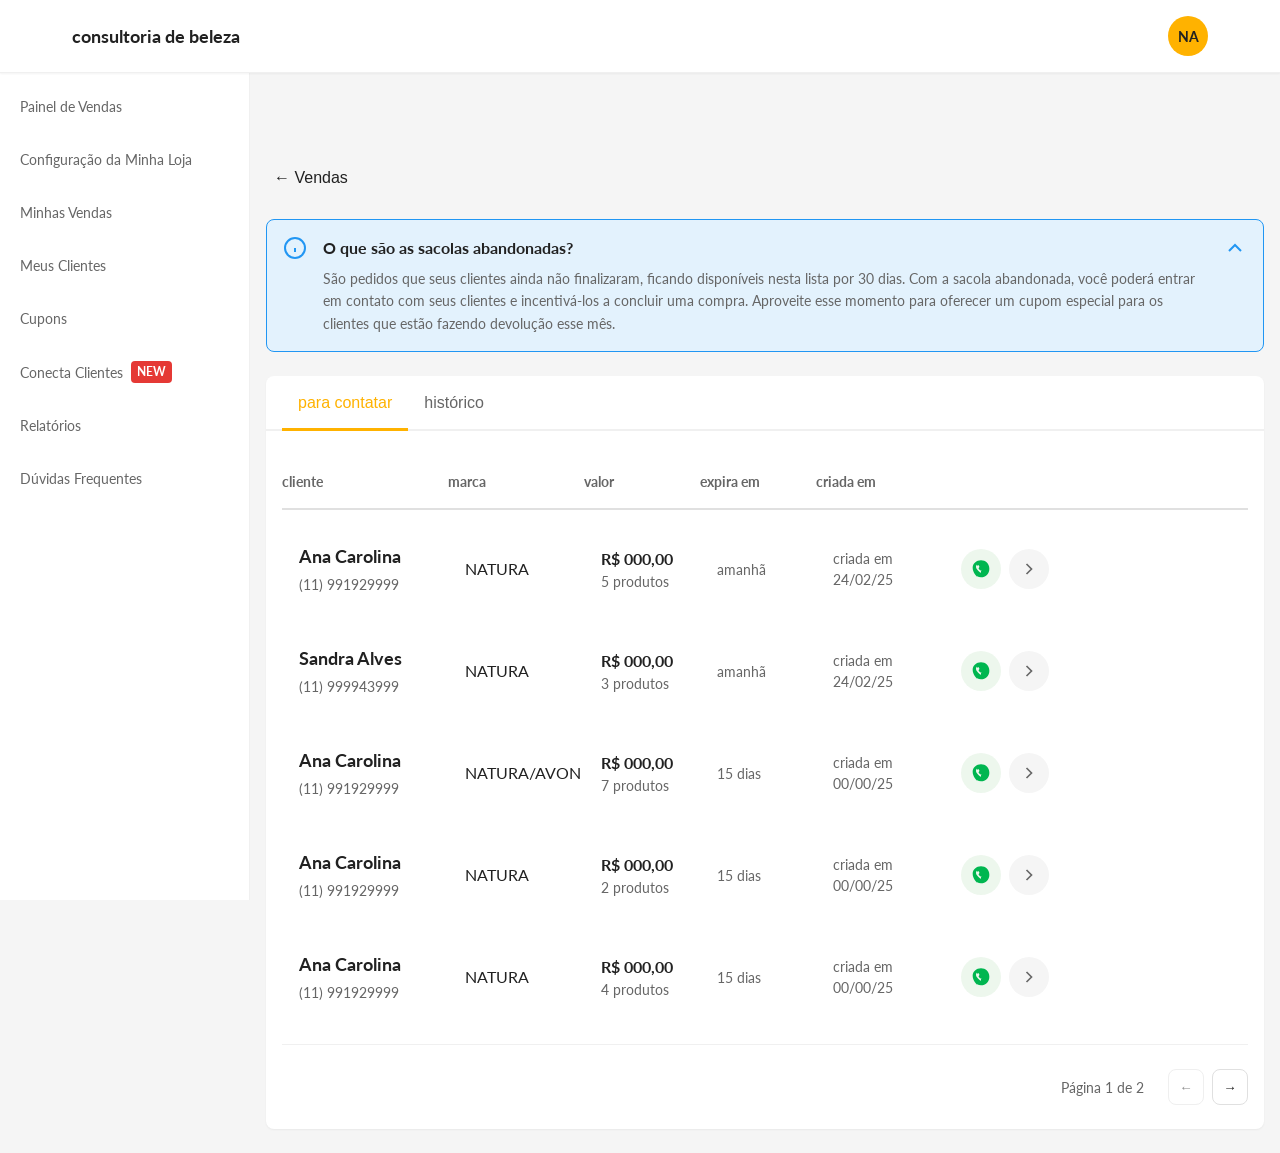
<file: POC-123/index.html>
<!DOCTYPE html>
<html lang="pt-BR">
<head>
    <meta charset="UTF-8">
    <meta name="viewport" content="width=device-width, initial-scale=1.0">
    <title>Sacolas Abandonadas - Seller Center</title>
    <link rel="preconnect" href="https://fonts.googleapis.com">
    <link rel="preconnect" href="https://fonts.gstatic.com" crossorigin>
    <link href="https://fonts.googleapis.com/css2?family=Lato:wght@400;500;700&display=swap" rel="stylesheet">
    <link rel="stylesheet" href="css/style.css">
</head>
<body>
    <!-- Header Navigation -->
    <header class="header">
        <div class="container">
            <div class="header-top">
                <button class="nav-toggle" aria-label="Toggle navigation">
                    <span></span>
                </button>
                <div class="logo">consultoria de beleza</div>
                <div class="profile-avatar">NA</div>
            </div>
        </div>
    </header>

    <!-- Sidebar Navigation -->
    <nav class="sidebar" id="sidebar">
        <button class="close-sidebar" aria-label="Close sidebar">×</button>
        <ul class="nav-links">
            <li><a href="#" class="nav-link">Painel de Vendas</a></li>
            <li><a href="#" class="nav-link">Configuração da Minha Loja</a></li>
            <li><a href="#" class="nav-link">Minhas Vendas</a></li>
            <li><a href="#" class="nav-link">Meus Clientes</a></li>
            <li><a href="#" class="nav-link">Cupons</a></li>
            <li><a href="#" class="nav-link conecta">Conecta Clientes <span class="badge">NEW</span></a></li>
            <li><a href="#" class="nav-link">Relatórios</a></li>
            <li><a href="#" class="nav-link">Dúvidas Frequentes</a></li>
        </ul>
    </nav>

    <!-- Main Content -->
    <main class="main-content">
        <div class="container">
            <!-- Breadcrumb -->
            <div class="breadcrumb">
                <button class="back-btn" id="backBtn" aria-label="Go back">← Vendas</button>
            </div>

            <!-- Info Banner -->
            <section class="info-banner" id="infoBanner">
                <div class="banner-icon">
                    <svg class="info-icon" viewBox="0 0 24 24" fill="none" stroke="currentColor" stroke-width="2">
                        <circle cx="12" cy="12" r="10"></circle>
                        <line x1="12" y1="16" x2="12" y2="12"></line>
                        <line x1="12" y1="8" x2="12.01" y2="8"></line>
                    </svg>
                </div>
                <div class="banner-content">
                    <h3>O que são as sacolas abandonadas?</h3>
                    <p>São pedidos que seus clientes ainda não finalizaram, ficando disponíveis nesta lista por 30 dias. Com a sacola abandonada, você poderá entrar em contato com seus clientes e incentivá-los a concluir uma compra. Aproveite esse momento para oferecer um cupom especial para os clientes que estão fazendo devolução esse mês.</p>
                </div>
                <button class="collapse-btn" id="collapseBtn" aria-expanded="true">
                    <svg viewBox="0 0 24 24" fill="none" stroke="currentColor" stroke-width="2">
                        <polyline points="18 15 12 9 6 15"></polyline>
                    </svg>
                </button>
            </section>

            <!-- Tabs -->
            <div class="tabs-container">
                <div class="tabs">
                    <button class="tab-btn active" data-tab="para-contatar">para contatar</button>
                    <button class="tab-btn" data-tab="historico">histórico</button>
                </div>

                <!-- Para Contatar Tab -->
                <div class="tab-content active" id="para-contatar">
                    <div class="list-header">
                        <div class="header-col col-cliente">cliente</div>
                        <div class="header-col col-marca">marca</div>
                        <div class="header-col col-valor">valor</div>
                        <div class="header-col col-expira">expira em</div>
                        <div class="header-col col-criacao">criada em</div>
                        <div class="header-col col-actions"></div>
                    </div>
                    <div class="list-items" id="paraContatarList">
                        <!-- Items will be rendered here by JavaScript -->
                    </div>
                    <div class="pagination">
                        <span class="pagination-info">Página <span id="currentPageToContact">1</span> de <span id="totalPagesContact">3</span></span>
                        <div class="pagination-controls">
                            <button class="pagination-btn" id="prevPageContact" aria-label="Previous page">←</button>
                            <button class="pagination-btn" id="nextPageContact" aria-label="Next page">→</button>
                        </div>
                    </div>
                </div>

                <!-- Histórico Tab -->
                <div class="tab-content" id="historico">
                    <div class="list-header">
                        <div class="header-col col-cliente">cliente</div>
                        <div class="header-col col-marca">marca</div>
                        <div class="header-col col-valor">valor</div>
                        <div class="header-col col-expira">expira em</div>
                        <div class="header-col col-status">status</div>
                    </div>
                    <div class="list-items" id="historicoList">
                        <!-- Items will be rendered here by JavaScript -->
                    </div>
                    <div class="pagination">
                        <span class="pagination-info">Página <span id="currentPageHistory">1</span> de <span id="totalPagesHistory">1</span></span>
                        <div class="pagination-controls">
                            <button class="pagination-btn" id="prevPageHistory" aria-label="Previous page">←</button>
                            <button class="pagination-btn" id="nextPageHistory" aria-label="Next page">→</button>
                        </div>
                    </div>
                </div>
            </div>
        </div>
    </main>

    <!-- Details Modal / Drawer -->
    <div class="details-modal" id="detailsModal">
        <div class="modal-overlay" id="modalOverlay"></div>
        <div class="modal-content details-content">
            <!-- Details Header -->
            <div class="details-header">
                <button class="close-btn" id="closeDetailsBtn" aria-label="Close">×</button>
                <div class="details-customer">
                    <h2 class="customer-name" id="detailsCustomerName">Ana Carolina</h2>
                    <p class="customer-phone" id="detailsCustomerPhone">(11) 991929999</p>
                </div>
                <div class="details-actions">
                    <button class="whatsapp-btn" id="detailsWhatsappBtn" aria-label="Contact on WhatsApp">
                        <svg viewBox="0 0 24 24" fill="currentColor">
                            <path d="M17.472 14.382c-.297-.149-1.758-.867-2.03-.967-.272-.099-.471-.148-.67.15-.197.297-.767.966-.94 1.164-.173.199-.347.223-.644.075-.297-.15-1.255-.463-2.39-1.475-.883-.788-1.48-1.761-1.653-2.059-.173-.297-.018-.458.13-.606.134-.133.298-.347.446-.52.149-.174.198-.298.298-.497.099-.198.05-.371-.025-.52-.075-.149-.669-1.612-.916-2.207-.242-.579-.487-.5-.669-.51-.173-.008-.371-.01-.57-.01-.198 0-.52.074-.792.372-.272.297-1.04 1.016-1.04 2.479 0 1.462 1.065 2.875 1.213 3.074.149.198 2.096 3.2 5.076 4.487.709.306 1.262.489 1.694.625.712.227 1.36.195 1.871.118.571-.085 1.758-.719 2.006-1.413.248-.694.248-1.289.173-1.413-.074-.124-.272-.198-.57-.347m-5.421-7.403h-.004a9.87 9.87 0 00-4.869 1.171V5.75A9.994 9.994 0 0112.004 2c5.522 0 10 4.477 10 9.997 0 5.5-4.44 9.997-9.997 9.997-1.659 0-3.297-.41-4.708-1.18l-.5.08h-.005C6.626 20.575 2 16.178 2 10.581 2 5.5 6.477 1.5 12.004 1.5c5.522 0 10 3.975 10 9.997 0 5.5-4.477 9.997-9.997 9.997z"/>
                        </svg>
                    </button>
                </div>
            </div>

            <!-- Details Tabs -->
            <div class="details-tabs">
                <button class="details-tab-btn" data-details-tab="sacolas">Sacolas Abandonadas</button>
                <button class="details-tab-btn" data-details-tab="historico">Histórico</button>
                <button class="details-tab-btn" data-details-tab="perfil">Perfil</button>
            </div>

            <!-- Sacolas Abandonadas Content -->
            <div class="details-tab-content active" id="detailsSacolas">
                <div class="sacola-info">
                    <div class="info-row">
                        <span class="info-label">Abandono:</span>
                        <span class="info-value" id="detailsAbandonDate">24/02/25 às 14:30</span>
                    </div>
                    <div class="info-row">
                        <span class="info-label">Expira em:</span>
                        <span class="info-value" id="detailsExpiryDate">10 dias</span>
                    </div>
                </div>

                <div class="products-section">
                    <h3>Produtos na sacola</h3>
                    <div class="select-all">
                        <input type="checkbox" id="selectAllProducts" aria-label="Select all products">
                        <label for="selectAllProducts">Selecionar todos</label>
                    </div>
                    <div class="products-list" id="productsList">
                        <!-- Products will be rendered here -->
                    </div>
                </div>

                <div class="summary-section">
                    <div class="summary-row">
                        <span>Subtotal</span>
                        <span id="summarySubtotal">R$ 000,00</span>
                    </div>
                    <div class="summary-row">
                        <span>Desconto</span>
                        <span id="summaryDiscount">R$ 0,00</span>
                    </div>
                    <div class="summary-row total">
                        <span>Total</span>
                        <span id="summaryTotal">R$ 000,00</span>
                    </div>
                </div>

                <button class="btn-primary btn-share" id="shareBtn">Compartilhar Sacola</button>
            </div>

            <!-- Histórico Content -->
            <div class="details-tab-content" id="detailsHistorico">
                <div class="history-list" id="detailsHistoryList">
                    <!-- History will be rendered here -->
                </div>
            </div>

            <!-- Perfil Content -->
            <div class="details-tab-content" id="detailsPerfil">
                <p>Conteúdo do perfil do cliente</p>
            </div>
        </div>
    </div>

    <!-- Send Message Modal -->
    <div class="modal" id="sendMessageModal">
        <div class="modal-overlay" id="sendMessageOverlay"></div>
        <div class="modal-box">
            <div class="modal-header">
                <h2>Enviar Mensagem</h2>
                <button class="close-modal-btn" id="closeSendMessageBtn" aria-label="Close">×</button>
            </div>
            <div class="modal-body">
                <div class="message-container">
                    <label for="messageText">Mensagem:</label>
                    <textarea id="messageText" class="message-input" rows="6" placeholder="Editar mensagem...">Olá! Vimos que você deixou uma sacola com itens. Gostaria de compartilhar os detalhes para facilitar sua compra?</textarea>
                </div>
            </div>
            <div class="modal-footer">
                <button class="btn-secondary" id="cancelSendBtn">Cancelar</button>
                <button class="btn-primary" id="sendWhatsappBtn">Enviar Mensagem</button>
            </div>
        </div>
    </div>

    <!-- Confirmation Modal -->
    <div class="modal" id="confirmationModal">
        <div class="modal-overlay" id="confirmationOverlay"></div>
        <div class="modal-box">
            <div class="modal-header">
                <h2 id="confirmationTitle">Entrou em contato?</h2>
                <button class="close-modal-btn" id="closeConfirmationBtn" aria-label="Close">×</button>
            </div>
            <div class="modal-body">
                <p id="confirmationMessage">Você conseguiu enviar a mensagem para <strong id="confirmationCustomer">nome do cliente</strong>?</p>

                <!-- Step 1: Contact Success -->
                <div id="step1" class="confirmation-step active">
                    <div class="button-group">
                        <button class="btn-secondary" id="noContactBtn">Não</button>
                        <button class="btn-primary" id="yesContactBtn">Sim, entrei em contato</button>
                    </div>
                </div>

                <!-- Step 2: Failure Reason -->
                <div id="step2" class="confirmation-step">
                    <p class="step-subtitle">Selecione o motivo de não ter conseguido entrar em contato</p>
                    <div class="reason-options">
                        <button class="reason-btn" data-reason="invalid">O número não existe ou tem erro</button>
                        <button class="reason-btn" data-reason="wrong-person">O número não pertence à pessoa</button>
                        <button class="reason-btn" data-reason="recent">Última mensagem muito recente</button>
                        <button class="reason-btn" data-reason="restricted">Meu número foi restringido</button>
                    </div>
                    <button class="btn-secondary btn-back" id="backBtn2">Voltar</button>
                </div>
            </div>
        </div>
    </div>

    <script src="js/script.js"></script>
</body>
</html>
</file>
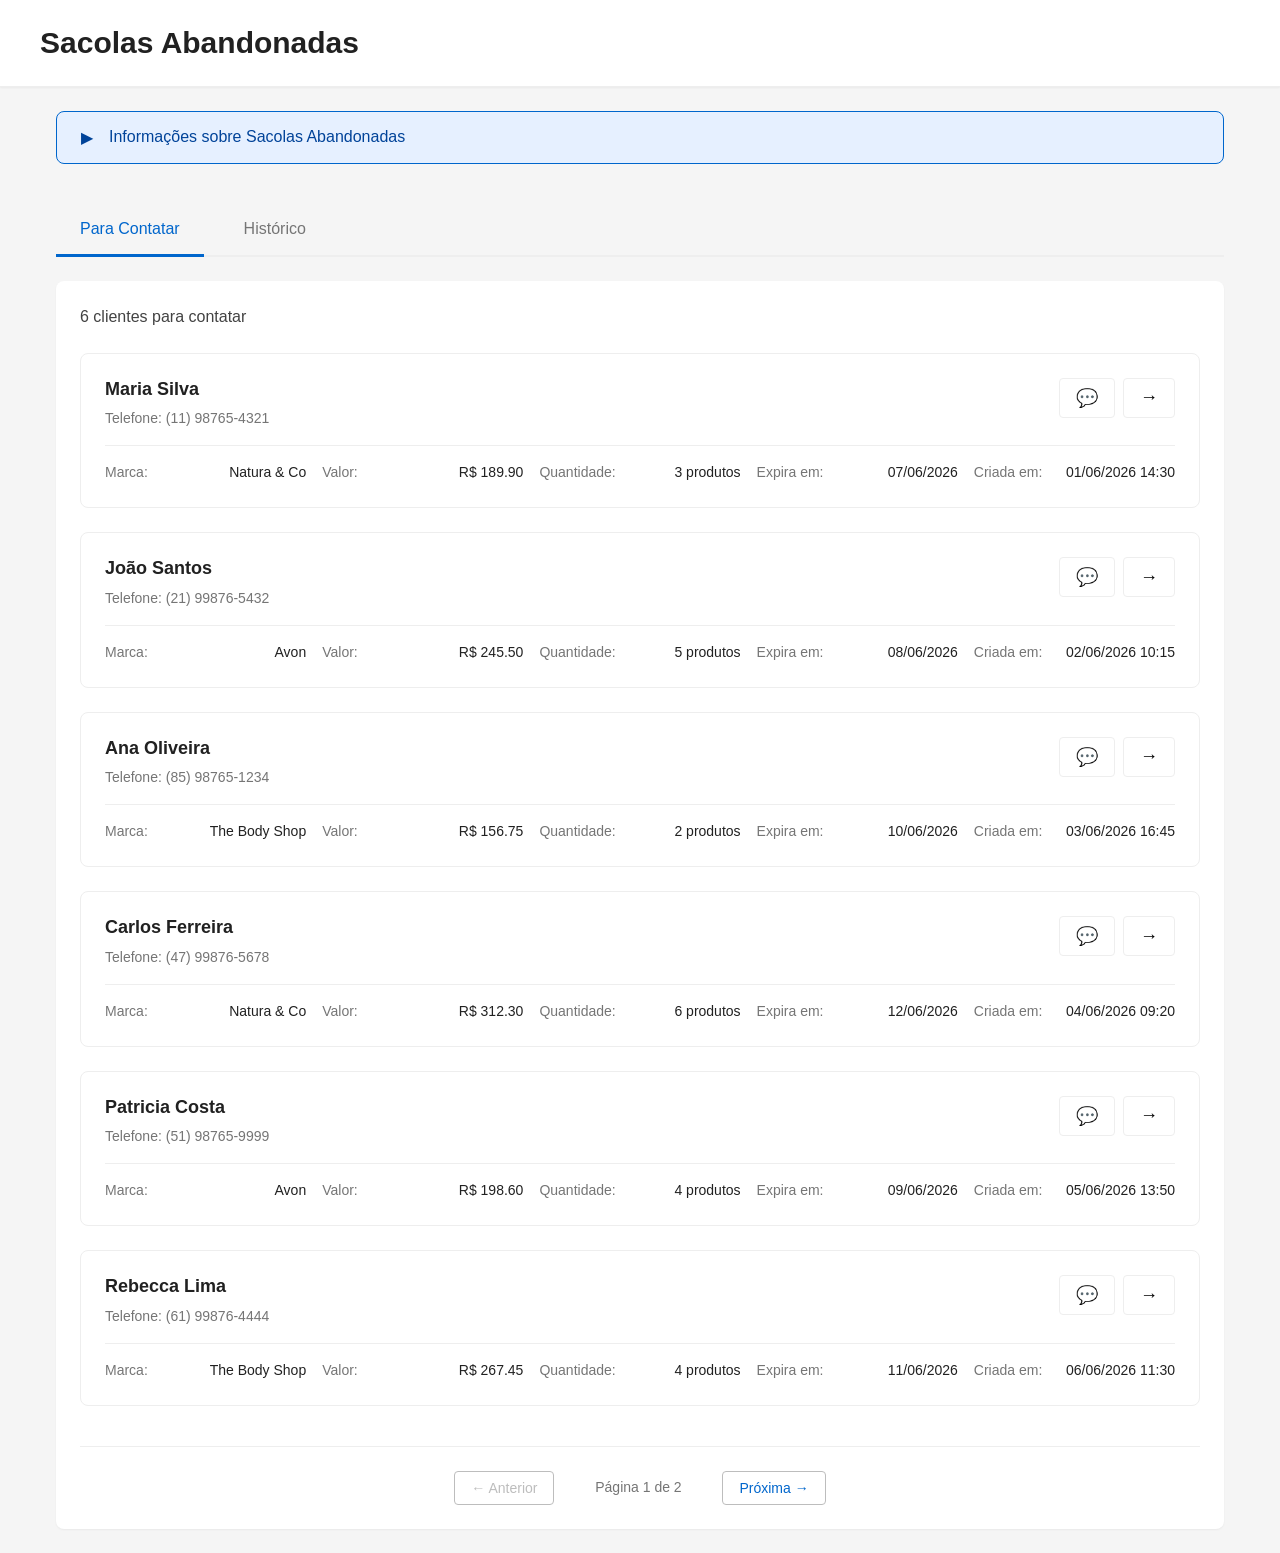
<file: POC-1234/index.html>
<!DOCTYPE html>
<html lang="pt-BR">
<head>
    <meta charset="UTF-8">
    <meta name="viewport" content="width=device-width, initial-scale=1.0">
    <title>Sacolas Abandonadas - Seller Center</title>
    <link rel="stylesheet" href="css/style.css">
</head>
<body>
    <div class="app-container">
        <!-- Header -->
        <header class="header">
            <div class="header-content">
                <h1>Sacolas Abandonadas</h1>
            </div>
        </header>

        <!-- Main Content -->
        <main class="main-content">
            <!-- Informational Accordion (Collapsed by default) -->
            <section class="accordion-section">
                <button class="accordion-trigger" aria-expanded="false" aria-controls="accordion-content">
                    <span class="accordion-icon">▶</span>
                    <span class="accordion-title">Informações sobre Sacolas Abandonadas</span>
                </button>
                <div id="accordion-content" class="accordion-content" hidden>
                    <p>Nesta seção você consegue visualizar e contatar clientes que deixaram produtos no carrinho sem finalizar a compra. Registre cada interação para manter um histórico rastreável de contatos e resultados.</p>
                </div>
            </section>

            <!-- Tabs Navigation -->
            <div class="tabs-container">
                <nav class="tabs-nav" role="tablist">
                    <button
                        class="tab-button active"
                        data-tab="to-contact"
                        role="tab"
                        aria-selected="true"
                        aria-controls="to-contact-panel">
                        Para Contatar
                    </button>
                    <button
                        class="tab-button"
                        data-tab="history"
                        role="tab"
                        aria-selected="false"
                        aria-controls="history-panel">
                        Histórico
                    </button>
                </nav>
            </div>

            <!-- Tab Panels -->
            <div class="tab-content">
                <!-- To Contact Tab -->
                <div
                    id="to-contact-panel"
                    class="tab-panel active"
                    role="tabpanel"
                    aria-labelledby="to-contact">
                    <div class="cart-list">
                        <div class="list-header">
                            <p class="result-count">6 clientes para contatar</p>
                        </div>

                        <!-- Cart Items -->
                        <div class="cart-item">
                            <div class="cart-item-header">
                                <div class="cart-item-info">
                                    <h3 class="cart-item-name">Maria Silva</h3>
                                    <p class="cart-item-phone">
                                        <span class="label">Telefone:</span>
                                        <span class="value">(11) 98765-4321</span>
                                    </p>
                                </div>
                                <div class="cart-item-actions">
                                    <button class="btn-whatsapp" data-cart-id="1" title="Enviar via WhatsApp">
                                        <span class="icon">💬</span>
                                    </button>
                                    <button class="btn-details" data-cart-id="1" title="Ver detalhes">
                                        <span class="icon">→</span>
                                    </button>
                                </div>
                            </div>
                            <div class="cart-item-details">
                                <div class="detail-row">
                                    <span class="label">Marca:</span>
                                    <span class="value">Natura &amp; Co</span>
                                </div>
                                <div class="detail-row">
                                    <span class="label">Valor:</span>
                                    <span class="value">R$ 189,90</span>
                                </div>
                                <div class="detail-row">
                                    <span class="label">Quantidade:</span>
                                    <span class="value">3 produtos</span>
                                </div>
                                <div class="detail-row">
                                    <span class="label">Expira em:</span>
                                    <span class="value">07/06/2026</span>
                                </div>
                                <div class="detail-row">
                                    <span class="label">Criada em:</span>
                                    <span class="value">01/06/2026 14:30</span>
                                </div>
                            </div>
                        </div>

                        <div class="cart-item">
                            <div class="cart-item-header">
                                <div class="cart-item-info">
                                    <h3 class="cart-item-name">João Santos</h3>
                                    <p class="cart-item-phone">
                                        <span class="label">Telefone:</span>
                                        <span class="value">(21) 99876-5432</span>
                                    </p>
                                </div>
                                <div class="cart-item-actions">
                                    <button class="btn-whatsapp" data-cart-id="2" title="Enviar via WhatsApp">
                                        <span class="icon">💬</span>
                                    </button>
                                    <button class="btn-details" data-cart-id="2" title="Ver detalhes">
                                        <span class="icon">→</span>
                                    </button>
                                </div>
                            </div>
                            <div class="cart-item-details">
                                <div class="detail-row">
                                    <span class="label">Marca:</span>
                                    <span class="value">Avon</span>
                                </div>
                                <div class="detail-row">
                                    <span class="label">Valor:</span>
                                    <span class="value">R$ 245,50</span>
                                </div>
                                <div class="detail-row">
                                    <span class="label">Quantidade:</span>
                                    <span class="value">5 produtos</span>
                                </div>
                                <div class="detail-row">
                                    <span class="label">Expira em:</span>
                                    <span class="value">08/06/2026</span>
                                </div>
                                <div class="detail-row">
                                    <span class="label">Criada em:</span>
                                    <span class="value">02/06/2026 10:15</span>
                                </div>
                            </div>
                        </div>

                        <div class="cart-item">
                            <div class="cart-item-header">
                                <div class="cart-item-info">
                                    <h3 class="cart-item-name">Ana Oliveira</h3>
                                    <p class="cart-item-phone">
                                        <span class="label">Telefone:</span>
                                        <span class="value">(85) 98765-1234</span>
                                    </p>
                                </div>
                                <div class="cart-item-actions">
                                    <button class="btn-whatsapp" data-cart-id="3" title="Enviar via WhatsApp">
                                        <span class="icon">💬</span>
                                    </button>
                                    <button class="btn-details" data-cart-id="3" title="Ver detalhes">
                                        <span class="icon">→</span>
                                    </button>
                                </div>
                            </div>
                            <div class="cart-item-details">
                                <div class="detail-row">
                                    <span class="label">Marca:</span>
                                    <span class="value">The Body Shop</span>
                                </div>
                                <div class="detail-row">
                                    <span class="label">Valor:</span>
                                    <span class="value">R$ 156,75</span>
                                </div>
                                <div class="detail-row">
                                    <span class="label">Quantidade:</span>
                                    <span class="value">2 produtos</span>
                                </div>
                                <div class="detail-row">
                                    <span class="label">Expira em:</span>
                                    <span class="value">10/06/2026</span>
                                </div>
                                <div class="detail-row">
                                    <span class="label">Criada em:</span>
                                    <span class="value">03/06/2026 16:45</span>
                                </div>
                            </div>
                        </div>

                        <div class="cart-item">
                            <div class="cart-item-header">
                                <div class="cart-item-info">
                                    <h3 class="cart-item-name">Carlos Ferreira</h3>
                                    <p class="cart-item-phone">
                                        <span class="label">Telefone:</span>
                                        <span class="value">(47) 99876-5678</span>
                                    </p>
                                </div>
                                <div class="cart-item-actions">
                                    <button class="btn-whatsapp" data-cart-id="4" title="Enviar via WhatsApp">
                                        <span class="icon">💬</span>
                                    </button>
                                    <button class="btn-details" data-cart-id="4" title="Ver detalhes">
                                        <span class="icon">→</span>
                                    </button>
                                </div>
                            </div>
                            <div class="cart-item-details">
                                <div class="detail-row">
                                    <span class="label">Marca:</span>
                                    <span class="value">Natura &amp; Co</span>
                                </div>
                                <div class="detail-row">
                                    <span class="label">Valor:</span>
                                    <span class="value">R$ 312,30</span>
                                </div>
                                <div class="detail-row">
                                    <span class="label">Quantidade:</span>
                                    <span class="value">6 produtos</span>
                                </div>
                                <div class="detail-row">
                                    <span class="label">Expira em:</span>
                                    <span class="value">12/06/2026</span>
                                </div>
                                <div class="detail-row">
                                    <span class="label">Criada em:</span>
                                    <span class="value">04/06/2026 09:20</span>
                                </div>
                            </div>
                        </div>

                        <div class="cart-item">
                            <div class="cart-item-header">
                                <div class="cart-item-info">
                                    <h3 class="cart-item-name">Patricia Costa</h3>
                                    <p class="cart-item-phone">
                                        <span class="label">Telefone:</span>
                                        <span class="value">(51) 98765-9999</span>
                                    </p>
                                </div>
                                <div class="cart-item-actions">
                                    <button class="btn-whatsapp" data-cart-id="5" title="Enviar via WhatsApp">
                                        <span class="icon">💬</span>
                                    </button>
                                    <button class="btn-details" data-cart-id="5" title="Ver detalhes">
                                        <span class="icon">→</span>
                                    </button>
                                </div>
                            </div>
                            <div class="cart-item-details">
                                <div class="detail-row">
                                    <span class="label">Marca:</span>
                                    <span class="value">Avon</span>
                                </div>
                                <div class="detail-row">
                                    <span class="label">Valor:</span>
                                    <span class="value">R$ 198,60</span>
                                </div>
                                <div class="detail-row">
                                    <span class="label">Quantidade:</span>
                                    <span class="value">4 produtos</span>
                                </div>
                                <div class="detail-row">
                                    <span class="label">Expira em:</span>
                                    <span class="value">09/06/2026</span>
                                </div>
                                <div class="detail-row">
                                    <span class="label">Criada em:</span>
                                    <span class="value">05/06/2026 13:50</span>
                                </div>
                            </div>
                        </div>

                        <div class="cart-item">
                            <div class="cart-item-header">
                                <div class="cart-item-info">
                                    <h3 class="cart-item-name">Rebecca Lima</h3>
                                    <p class="cart-item-phone">
                                        <span class="label">Telefone:</span>
                                        <span class="value">(61) 99876-4444</span>
                                    </p>
                                </div>
                                <div class="cart-item-actions">
                                    <button class="btn-whatsapp" data-cart-id="6" title="Enviar via WhatsApp">
                                        <span class="icon">💬</span>
                                    </button>
                                    <button class="btn-details" data-cart-id="6" title="Ver detalhes">
                                        <span class="icon">→</span>
                                    </button>
                                </div>
                            </div>
                            <div class="cart-item-details">
                                <div class="detail-row">
                                    <span class="label">Marca:</span>
                                    <span class="value">The Body Shop</span>
                                </div>
                                <div class="detail-row">
                                    <span class="label">Valor:</span>
                                    <span class="value">R$ 267,45</span>
                                </div>
                                <div class="detail-row">
                                    <span class="label">Quantidade:</span>
                                    <span class="value">4 produtos</span>
                                </div>
                                <div class="detail-row">
                                    <span class="label">Expira em:</span>
                                    <span class="value">11/06/2026</span>
                                </div>
                                <div class="detail-row">
                                    <span class="label">Criada em:</span>
                                    <span class="value">06/06/2026 11:30</span>
                                </div>
                            </div>
                        </div>

                        <!-- Pagination -->
                        <div class="pagination">
                            <button class="btn-pagination" disabled>← Anterior</button>
                            <span class="pagination-info">Página 1 de 2</span>
                            <button class="btn-pagination">Próxima →</button>
                        </div>
                    </div>
                </div>

                <!-- History Tab -->
                <div
                    id="history-panel"
                    class="tab-panel"
                    role="tabpanel"
                    aria-labelledby="history">
                    <div class="cart-list">
                        <div class="list-header">
                            <p class="result-count">3 contatos registrados</p>
                        </div>

                        <!-- History Items (sorted by most recent first) -->
                        <div class="history-item success">
                            <div class="history-header">
                                <div class="history-info">
                                    <h3 class="history-client">Fernanda Martins</h3>
                                    <p class="history-timestamp">
                                        <span class="status-badge success">Contato realizado</span>
                                        <span class="timestamp">08/06/2026 15:30</span>
                                    </p>
                                </div>
                                <div class="history-financial">
                                    <span class="label">Marca:</span>
                                    <span class="value">Natura &amp; Co</span>
                                </div>
                                <div class="history-financial">
                                    <span class="label">Valor:</span>
                                    <span class="value">R$ 223,80</span>
                                </div>
                                <div class="history-financial">
                                    <span class="label">Expira:</span>
                                    <span class="value">10/06/2026</span>
                                </div>
                            </div>
                        </div>

                        <div class="history-item failure">
                            <div class="history-header">
                                <div class="history-info">
                                    <h3 class="history-client">Roberto Alves</h3>
                                    <p class="history-timestamp">
                                        <span class="status-badge failure">Contato sem sucesso</span>
                                        <span class="timestamp">07/06/2026 10:45</span>
                                    </p>
                                    <p class="failure-reason">Motivo: Número não pertence à pessoa</p>
                                </div>
                                <div class="history-financial">
                                    <span class="label">Marca:</span>
                                    <span class="value">Avon</span>
                                </div>
                                <div class="history-financial">
                                    <span class="label">Valor:</span>
                                    <span class="value">R$ 145,20</span>
                                </div>
                                <div class="history-financial">
                                    <span class="label">Expira:</span>
                                    <span class="value">08/06/2026</span>
                                </div>
                            </div>
                        </div>

                        <div class="history-item success">
                            <div class="history-header">
                                <div class="history-info">
                                    <h3 class="history-client">Juliana Rocha</h3>
                                    <p class="history-timestamp">
                                        <span class="status-badge success">Contato realizado</span>
                                        <span class="timestamp">06/06/2026 14:20</span>
                                    </p>
                                </div>
                                <div class="history-financial">
                                    <span class="label">Marca:</span>
                                    <span class="value">The Body Shop</span>
                                </div>
                                <div class="history-financial">
                                    <span class="label">Valor:</span>
                                    <span class="value">R$ 189,99</span>
                                </div>
                                <div class="history-financial">
                                    <span class="label">Expira:</span>
                                    <span class="value">07/06/2026</span>
                                </div>
                            </div>
                        </div>

                        <!-- Pagination -->
                        <div class="pagination">
                            <button class="btn-pagination" disabled>← Anterior</button>
                            <span class="pagination-info">Página 1 de 1</span>
                            <button class="btn-pagination" disabled>Próxima →</button>
                        </div>
                    </div>
                </div>
            </div>
        </main>
    </div>

    <!-- Details Modal -->
    <div id="details-modal" class="modal" hidden>
        <div class="modal-overlay" id="details-modal-overlay"></div>
        <div class="modal-content">
            <button class="btn-close" id="details-close">✕</button>

            <!-- Fixed Header with Client Info -->
            <div class="details-header">
                <h2 id="details-client-name">Maria Silva</h2>
                <div class="client-contact">
                    <p id="details-client-phone">(11) 98765-4321</p>
                    <button class="btn-whatsapp-header" id="details-whatsapp-btn" title="Enviar via WhatsApp">
                        💬 WhatsApp
                    </button>
                </div>
            </div>

            <!-- Tabs within Modal -->
            <div class="modal-tabs">
                <nav class="modal-tabs-nav" role="tablist">
                    <button
                        class="modal-tab-button"
                        data-tab="profile"
                        role="tab"
                        aria-selected="false">
                        Perfil
                    </button>
                    <button
                        class="modal-tab-button"
                        data-tab="history"
                        role="tab"
                        aria-selected="false">
                        Histórico
                    </button>
                    <button
                        class="modal-tab-button active"
                        data-tab="carts"
                        role="tab"
                        aria-selected="true">
                        Sacolas Abandonadas
                    </button>
                </nav>
            </div>

            <!-- Modal Tab Content -->
            <div class="modal-tab-content">
                <!-- Profile Tab -->
                <div class="modal-tab-panel" id="modal-profile-panel" hidden>
                    <h3>Informações do Cliente</h3>
                    <p>Conteúdo do perfil do cliente seria exibido aqui.</p>
                </div>

                <!-- History Tab -->
                <div class="modal-tab-panel" id="modal-history-panel" hidden>
                    <h3>Histórico de Contatos</h3>
                    <p>Histórico de interações seria exibido aqui.</p>
                </div>

                <!-- Carts Tab (Default) -->
                <div class="modal-tab-panel active" id="modal-carts-panel">
                    <div class="cart-details">
                        <div class="cart-dates">
                            <div class="date-row">
                                <span class="label">Data/Hora do Abandono:</span>
                                <span class="value" id="abandon-date">01/06/2026 14:30</span>
                            </div>
                            <div class="date-row">
                                <span class="label">Expiração:</span>
                                <span class="value" id="expiration-date">07/06/2026</span>
                            </div>
                        </div>

                        <div class="cart-items-section">
                            <div class="section-header">
                                <h3>Produtos na Sacola</h3>
                                <button class="btn-select-all" id="select-all-btn">Selecionar Todos</button>
                            </div>

                            <div class="products-list">
                                <label class="product-item">
                                    <input type="checkbox" class="product-checkbox" value="prod1">
                                    <span class="product-name">Creme Hidratante Premium</span>
                                    <span class="product-price">R$ 89,90</span>
                                </label>
                                <label class="product-item">
                                    <input type="checkbox" class="product-checkbox" value="prod2">
                                    <span class="product-name">Shampoo Nutritivo 400ml</span>
                                    <span class="product-price">R$ 65,00</span>
                                </label>
                                <label class="product-item">
                                    <input type="checkbox" class="product-checkbox" value="prod3">
                                    <span class="product-name">Sérum Facial Antienvelhecimento</span>
                                    <span class="product-price">R$ 35,00</span>
                                </label>
                            </div>
                        </div>

                        <div class="financial-summary">
                            <div class="summary-row">
                                <span class="label">Subtotal:</span>
                                <span class="value">R$ 189,90</span>
                            </div>
                            <div class="summary-row">
                                <span class="label">Desconto:</span>
                                <span class="value">-R$ 0,00</span>
                            </div>
                            <div class="summary-row total">
                                <span class="label">Total:</span>
                                <span class="value">R$ 189,90</span>
                            </div>
                        </div>

                        <button class="btn-share" id="share-cart-btn">Compartilhar Sacola</button>
                    </div>
                </div>
            </div>
        </div>
    </div>

    <!-- Send Message Modal -->
    <div id="send-message-modal" class="modal" hidden>
        <div class="modal-overlay" id="send-message-overlay"></div>
        <div class="modal-content send-message">
            <button class="btn-close" id="send-message-close">✕</button>
            <h2>Enviar Mensagem</h2>

            <textarea
                id="message-textarea"
                class="message-textarea"
                placeholder="Digite sua mensagem..."
                rows="6">Olá! Notei que você deixou alguns produtos no carrinho. Gostaria de completar sua compra? 😊</textarea>

            <div class="modal-actions">
                <button class="btn-cancel" id="cancel-send">Cancelar</button>
                <button class="btn-send" id="confirm-send">Enviar Mensagem</button>
            </div>
        </div>
    </div>

    <!-- Confirmation Modal -->
    <div id="confirmation-modal" class="modal" hidden>
        <div class="modal-overlay"></div>
        <div class="modal-content confirmation">
            <div id="confirmation-step-1" class="confirmation-step active">
                <h2>Entrou em contato?</h2>
                <p>Você conseguiu enviar a mensagem para <span id="confirm-client-name">o cliente</span>?</p>

                <div class="confirmation-actions">
                    <button class="btn-no" id="btn-no">Não</button>
                    <button class="btn-yes" id="btn-yes">Sim</button>
                </div>
            </div>

            <div id="confirmation-step-2" class="confirmation-step" hidden>
                <h2>Qual foi o motivo?</h2>
                <p>Selecione o motivo pelo qual não conseguiu contatar:</p>

                <div class="failure-reasons">
                    <label class="reason-option">
                        <input type="radio" name="failure-reason" value="invalid-number">
                        <span class="reason-text">Número inexistente ou com erro</span>
                    </label>
                    <label class="reason-option">
                        <input type="radio" name="failure-reason" value="wrong-person">
                        <span class="reason-text">Número não pertence à pessoa</span>
                    </label>
                    <label class="reason-option">
                        <input type="radio" name="failure-reason" value="too-recent">
                        <span class="reason-text">Última mensagem muito recente</span>
                    </label>
                    <label class="reason-option">
                        <input type="radio" name="failure-reason" value="blocked">
                        <span class="reason-text">Meu número foi restringido</span>
                    </label>
                </div>

                <div class="confirmation-actions">
                    <button class="btn-back" id="btn-back">Voltar</button>
                    <button class="btn-confirm-failure" id="btn-confirm-failure" disabled>Confirmar</button>
                </div>
            </div>
        </div>
    </div>

    <script src="js/script.js"></script>
</body>
</html>
</file>
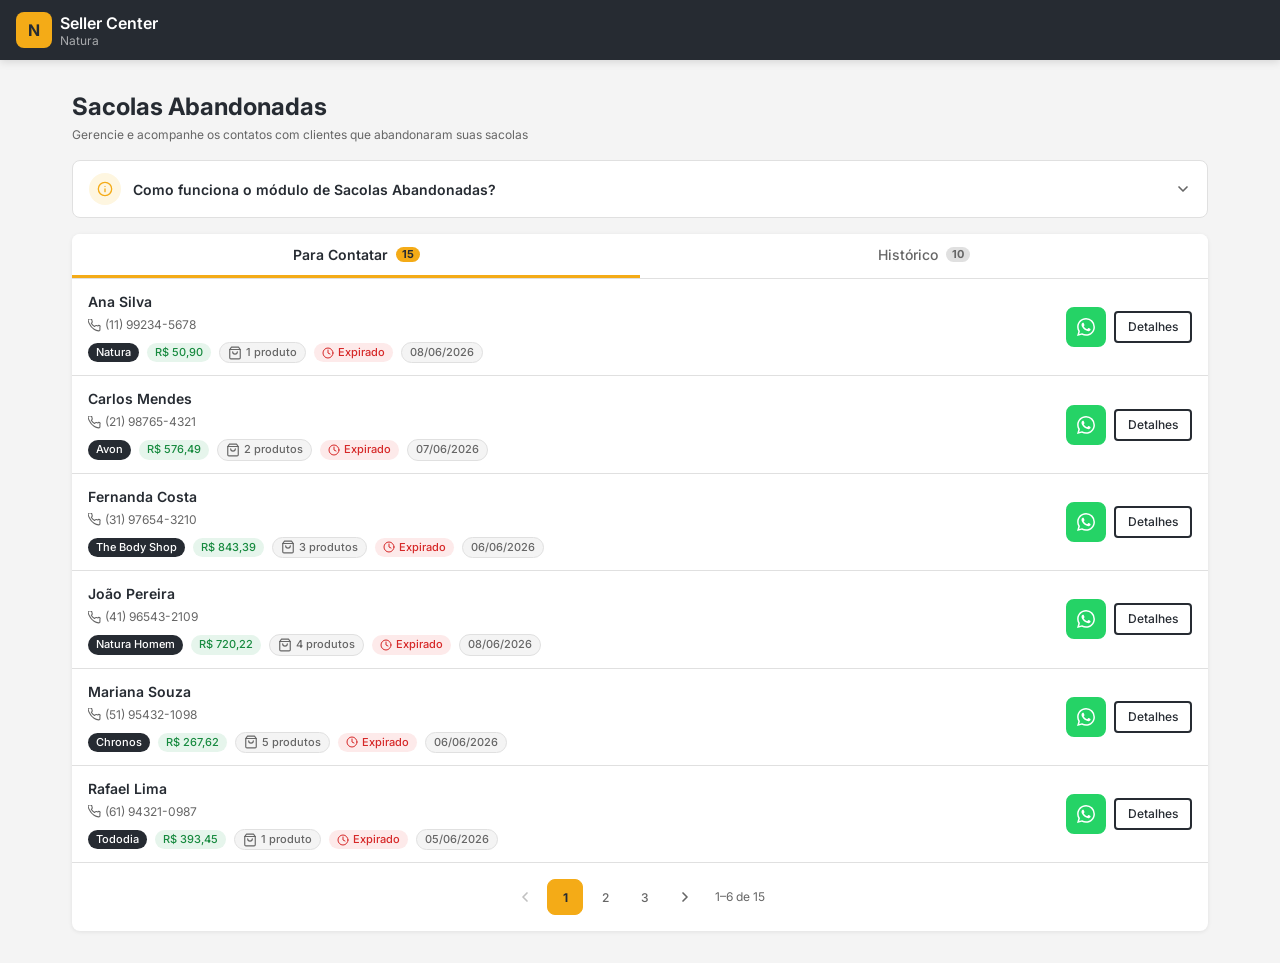
<file: PROJ-12345/index.html>
<!DOCTYPE html>
<html lang="pt-BR">
<head>
  <meta charset="UTF-8">
  <meta name="viewport" content="width=device-width, initial-scale=1.0">
  <meta name="description" content="Natura Seller Center — Sacolas Abandonadas">
  <title>Sacolas Abandonadas — Natura Seller Center</title>
  <link rel="preconnect" href="https://fonts.googleapis.com">
  <link rel="preconnect" href="https://fonts.gstatic.com" crossorigin>
  <link href="https://fonts.googleapis.com/css2?family=Inter:wght@400;500;600;700&display=swap" rel="stylesheet">
  <link rel="stylesheet" href="css/style.css">
</head>
<body>

<!-- ===== APP SHELL ===== -->
<div class="app-shell">

  <!-- TOPBAR -->
  <header class="topbar" role="banner">
    <div class="topbar__logo">
      <div class="topbar__logo-mark" aria-hidden="true">N</div>
      <div>
        <div class="topbar__title">Seller Center</div>
        <div class="topbar__subtitle">Natura</div>
      </div>
    </div>
  </header>

  <!-- MAIN CONTENT -->
  <main class="page-container" role="main">

    <!-- PAGE HEADER -->
    <div class="page-header">
      <h1 class="page-header__title">Sacolas Abandonadas</h1>
      <p class="page-header__subtitle">Gerencie e acompanhe os contatos com clientes que abandonaram suas sacolas</p>
    </div>

    <!-- INFO ACCORDION -->
    <div class="accordion" role="region" aria-label="Informações sobre Sacolas Abandonadas">
      <div class="accordion__header" role="button" aria-expanded="false" aria-controls="accordion-body" tabindex="0">
        <div class="accordion__icon" aria-hidden="true">
          <svg width="16" height="16" viewBox="0 0 24 24" fill="none" stroke="currentColor" stroke-width="2" stroke-linecap="round" stroke-linejoin="round"><circle cx="12" cy="12" r="10"/><line x1="12" y1="16" x2="12" y2="12"/><line x1="12" y1="8" x2="12.01" y2="8"/></svg>
        </div>
        <span class="accordion__title">Como funciona o módulo de Sacolas Abandonadas?</span>
        <span class="accordion__chevron" aria-hidden="true">
          <svg width="16" height="16" viewBox="0 0 24 24" fill="none" stroke="currentColor" stroke-width="2.5" stroke-linecap="round" stroke-linejoin="round"><polyline points="6 9 12 15 18 9"/></svg>
        </span>
      </div>
      <div class="accordion__body" id="accordion-body" role="region">
        <p>Este módulo exibe clientes que adicionaram produtos ao carrinho mas não finalizaram a compra. Você pode entrar em contato via WhatsApp para recuperar estas vendas.</p>
        <br>
        <p><strong>Como usar:</strong></p>
        <ul style="list-style: disc; padding-left: 1.5em; margin-top: 0.5em; line-height: 1.8">
          <li>Na aba <strong>Para Contatar</strong>, você verá todos os clientes com sacolas ativas ainda não contatados.</li>
          <li>Clique no botão <strong>WhatsApp</strong> ou <strong>Compartilhar Sacola</strong> para enviar uma mensagem.</li>
          <li>Após o envio, confirme se o contato foi bem-sucedido — o sistema registra automaticamente.</li>
          <li>A aba <strong>Histórico</strong> mostra todos os contatos realizados, do mais recente para o mais antigo.</li>
        </ul>
      </div>
    </div>

    <!-- MAIN TABS -->
    <div class="tabs" role="tablist" aria-label="Abas de Sacolas Abandonadas">

      <div class="tabs__nav">
        <button class="tabs__tab is-active" data-main-tab="para-contatar" role="tab" aria-selected="true" aria-controls="panel-para-contatar" id="tab-para-contatar">
          Para Contatar
          <span class="tabs__badge" id="tab-badge-para-contatar" aria-label="clientes para contatar">0</span>
        </button>
        <button class="tabs__tab" data-main-tab="historico" role="tab" aria-selected="false" aria-controls="panel-historico" id="tab-historico">
          Histórico
          <span class="tabs__badge" id="tab-badge-historico" aria-label="registros no histórico">0</span>
        </button>
      </div>

      <!-- PARA CONTATAR PANEL -->
      <div class="tabs__panel is-active" data-main-panel="para-contatar" id="panel-para-contatar" role="tabpanel" aria-labelledby="tab-para-contatar">
        <div class="client-list" id="para-contatar-list" role="list" aria-label="Clientes para contatar">
          <!-- Rendered by JS -->
        </div>
        <div id="para-contatar-pagination"></div>
      </div>

      <!-- HISTÓRICO PANEL -->
      <div class="tabs__panel" data-main-panel="historico" id="panel-historico" role="tabpanel" aria-labelledby="tab-historico">
        <div class="client-list" id="historico-list" role="list" aria-label="Histórico de contatos">
          <!-- Rendered by JS -->
        </div>
        <div id="historico-pagination"></div>
      </div>

    </div>
  </main>
</div>

<!-- ===== DETAILS PANEL ===== -->
<div class="details-panel" id="details-panel" role="dialog" aria-modal="true" aria-label="Detalhes do cliente">
  <div class="details-panel__content">

    <!-- Fixed Header -->
    <div class="details-panel__header">
      <div class="details-panel__header-top">
        <button class="details-panel__back" id="details-back-btn" aria-label="Fechar detalhes">
          <svg width="20" height="20" viewBox="0 0 24 24" fill="none" stroke="currentColor" stroke-width="2.5" stroke-linecap="round" stroke-linejoin="round"><polyline points="15 18 9 12 15 6"/></svg>
        </button>
        <div class="details-panel__client-name" id="details-client-name">—</div>
      </div>
      <div class="details-panel__client-info">
        <span class="details-panel__phone">
          <svg width="14" height="14" viewBox="0 0 24 24" fill="none" stroke="currentColor" stroke-width="2" stroke-linecap="round" stroke-linejoin="round"><path d="M22 16.92v3a2 2 0 01-2.18 2 19.79 19.79 0 01-8.63-3.07A19.5 19.5 0 013.07 9.8 19.79 19.79 0 01.01 1.17 2 2 0 012 0h3a2 2 0 012 1.72 12.84 12.84 0 00.7 2.81 2 2 0 01-.45 2.11L6.09 7.91a16 16 0 006 6l1.27-1.27a2 2 0 012.11-.45 12.84 12.84 0 002.81.7A2 2 0 0122 14.92z"/></svg>
          <span id="details-client-phone">—</span>
        </span>
        <button class="btn btn--whatsapp btn--sm" id="details-whatsapp-btn" aria-label="Enviar mensagem WhatsApp">
          <svg width="15" height="15" viewBox="0 0 24 24" fill="currentColor"><path d="M17.472 14.382c-.297-.149-1.758-.867-2.03-.967-.273-.099-.471-.148-.67.15-.197.297-.767.966-.94 1.164-.173.199-.347.223-.644.075-.297-.15-1.255-.463-2.39-1.475-.883-.788-1.48-1.761-1.653-2.059-.173-.297-.018-.458.13-.606.134-.133.298-.347.446-.52.149-.174.198-.298.298-.497.099-.198.05-.371-.025-.52-.075-.149-.669-1.612-.916-2.207-.242-.579-.487-.5-.669-.51-.173-.008-.371-.01-.57-.01-.198 0-.52.074-.792.372-.272.297-1.04 1.016-1.04 2.479 0 1.462 1.065 2.875 1.213 3.074.149.198 2.096 3.2 5.077 4.487.709.306 1.262.489 1.694.625.712.227 1.36.195 1.871.118.571-.085 1.758-.719 2.006-1.413.248-.694.248-1.289.173-1.413-.074-.124-.272-.198-.57-.347m-5.421 7.403h-.004a9.87 9.87 0 01-5.031-1.378l-.361-.214-3.741.982.998-3.648-.235-.374a9.86 9.86 0 01-1.51-5.26c.001-5.45 4.436-9.884 9.888-9.884 2.64 0 5.122 1.03 6.988 2.898a9.825 9.825 0 012.893 6.994c-.003 5.45-4.437 9.884-9.885 9.884m8.413-18.297A11.815 11.815 0 0012.05 0C5.495 0 .16 5.335.157 11.892c0 2.096.547 4.142 1.588 5.945L.057 24l6.305-1.654a11.882 11.882 0 005.683 1.448h.005c6.554 0 11.89-5.335 11.893-11.893a11.821 11.821 0 00-3.48-8.413z"/></svg>
          WhatsApp
        </button>
      </div>
    </div>

    <!-- Tabs -->
    <div class="details-panel__body">
      <div class="tabs details-panel__tabs">
        <div class="tabs__nav" role="tablist" aria-label="Abas de detalhes">
          <button class="tabs__tab" data-details-tab="perfil" role="tab" aria-selected="false">Perfil</button>
          <button class="tabs__tab" data-details-tab="historico-cliente" role="tab" aria-selected="false">Histórico</button>
          <button class="tabs__tab is-active" data-details-tab="sacolas" role="tab" aria-selected="true">Sacolas Abandonadas</button>
        </div>

        <div class="tabs__panel" data-details-panel="perfil" role="tabpanel" id="details-perfil"></div>
        <div class="tabs__panel" data-details-panel="historico-cliente" role="tabpanel" id="details-historico"></div>
        <div class="tabs__panel is-active" data-details-panel="sacolas" role="tabpanel" id="details-sacolas"></div>
      </div>
    </div>

  </div>
</div>

<!-- ===== SEND MESSAGE MODAL ===== -->
<div class="modal-backdrop" id="send-message-modal" role="dialog" aria-modal="true" aria-labelledby="send-message-title">
  <div class="modal">
    <div class="modal__header">
      <h2 class="modal__title" id="send-message-title">Enviar Mensagem</h2>
      <button class="modal__close" id="send-message-cancel-x" aria-label="Fechar modal" onclick="document.getElementById('send-message-modal').classList.remove('is-open'); document.body.style.overflow='';">
        <svg width="18" height="18" viewBox="0 0 24 24" fill="none" stroke="currentColor" stroke-width="2.5" stroke-linecap="round"><line x1="18" y1="6" x2="6" y2="18"/><line x1="6" y1="6" x2="18" y2="18"/></svg>
      </button>
    </div>
    <div class="modal__body">
      <p style="font-size: 14px; color: var(--text-secondary); margin-bottom: 12px;">
        Revise e personalize a mensagem antes de enviar pelo WhatsApp:
      </p>
      <textarea
        class="message-textarea"
        id="message-textarea"
        aria-label="Mensagem para envio"
        placeholder="Digite sua mensagem..."></textarea>
      <div class="message-char-count" id="message-char-count">0 caracteres</div>
    </div>
    <div class="modal__footer">
      <button class="btn btn--ghost" id="send-message-cancel" type="button">Cancelar</button>
      <button class="btn btn--whatsapp" id="send-message-submit" type="button">
        <svg width="16" height="16" viewBox="0 0 24 24" fill="currentColor"><path d="M17.472 14.382c-.297-.149-1.758-.867-2.03-.967-.273-.099-.471-.148-.67.15-.197.297-.767.966-.94 1.164-.173.199-.347.223-.644.075-.297-.15-1.255-.463-2.39-1.475-.883-.788-1.48-1.761-1.653-2.059-.173-.297-.018-.458.13-.606.134-.133.298-.347.446-.52.149-.174.198-.298.298-.497.099-.198.05-.371-.025-.52-.075-.149-.669-1.612-.916-2.207-.242-.579-.487-.5-.669-.51-.173-.008-.371-.01-.57-.01-.198 0-.52.074-.792.372-.272.297-1.04 1.016-1.04 2.479 0 1.462 1.065 2.875 1.213 3.074.149.198 2.096 3.2 5.077 4.487.709.306 1.262.489 1.694.625.712.227 1.36.195 1.871.118.571-.085 1.758-.719 2.006-1.413.248-.694.248-1.289.173-1.413-.074-.124-.272-.198-.57-.347m-5.421 7.403h-.004a9.87 9.87 0 01-5.031-1.378l-.361-.214-3.741.982.998-3.648-.235-.374a9.86 9.86 0 01-1.51-5.26c.001-5.45 4.436-9.884 9.888-9.884 2.64 0 5.122 1.03 6.988 2.898a9.825 9.825 0 012.893 6.994c-.003 5.45-4.437 9.884-9.885 9.884m8.413-18.297A11.815 11.815 0 0012.05 0C5.495 0 .16 5.335.157 11.892c0 2.096.547 4.142 1.588 5.945L.057 24l6.305-1.654a11.882 11.882 0 005.683 1.448h.005c6.554 0 11.89-5.335 11.893-11.893a11.821 11.821 0 00-3.48-8.413z"/></svg>
        Enviar Mensagem
      </button>
    </div>
  </div>
</div>

<!-- ===== CONFIRMATION MODAL ===== -->
<div class="modal-backdrop" id="confirmation-modal" role="dialog" aria-modal="true" aria-labelledby="confirm-title">
  <div class="modal">
    <div class="modal__header">
      <h2 class="modal__title" id="confirm-title">Confirmar Contato</h2>
    </div>
    <div class="modal__body">

      <!-- Step Indicator -->
      <div class="step-indicator" aria-hidden="true">
        <div class="step-dot is-active" data-dot="1"></div>
        <div class="step-dot" data-dot="2"></div>
      </div>

      <!-- Step 1: Did you make contact? -->
      <div class="confirm-step is-active" data-step="1">
        <div class="confirm-question">Você entrou em contato com o cliente?</div>
        <div class="confirm-subtitle">Confirme se conseguiu falar com o cliente pelo WhatsApp.</div>
        <div class="confirm-answers">
          <button class="btn btn--primary" id="confirm-yes" type="button">
            <svg width="18" height="18" viewBox="0 0 24 24" fill="none" stroke="currentColor" stroke-width="2.5" stroke-linecap="round" stroke-linejoin="round"><polyline points="20 6 9 17 4 12"/></svg>
            Sim, entrei
          </button>
          <button class="btn btn--secondary" id="confirm-no" type="button">
            <svg width="18" height="18" viewBox="0 0 24 24" fill="none" stroke="currentColor" stroke-width="2.5" stroke-linecap="round"><line x1="18" y1="6" x2="6" y2="18"/><line x1="6" y1="6" x2="18" y2="18"/></svg>
            Não consegui
          </button>
        </div>
      </div>

      <!-- Step 2: Reason for failure -->
      <div class="confirm-step" data-step="2">
        <div class="confirm-question">Qual foi o motivo?</div>
        <div class="confirm-subtitle">Selecione o motivo pelo qual não foi possível entrar em contato.</div>
        <div class="reason-list" role="list">
          <button
            class="reason-btn"
            data-reason="Número inexistente ou com erro"
            type="button"
            role="listitem">
            <div class="reason-btn__icon" aria-hidden="true">
              <svg width="14" height="14" viewBox="0 0 24 24" fill="none" stroke="currentColor" stroke-width="2" stroke-linecap="round" stroke-linejoin="round"><path d="M10.68 13.31a16 16 0 003.41 2.6l1.27-1.27a2 2 0 012.11-.45 12.84 12.84 0 002.81.7 2 2 0 011.72 2v3a2 2 0 01-2.18 2 19.79 19.79 0 01-8.63-3.07A19.42 19.42 0 013.07 9.8 19.79 19.79 0 01.01 1.17 2 2 0 012 0h3a2 2 0 012 1.72 12.84 12.84 0 00.7 2.81 2 2 0 01-.45 2.11L6.09 7.91"/><line x1="23" y1="1" x2="1" y2="23"/></svg>
            </div>
            Número inexistente ou com erro
          </button>
          <button
            class="reason-btn"
            data-reason="Número não pertence à pessoa"
            type="button"
            role="listitem">
            <div class="reason-btn__icon" aria-hidden="true">
              <svg width="14" height="14" viewBox="0 0 24 24" fill="none" stroke="currentColor" stroke-width="2" stroke-linecap="round" stroke-linejoin="round"><path d="M20 21v-2a4 4 0 00-4-4H8a4 4 0 00-4 4v2"/><circle cx="12" cy="7" r="4"/><line x1="18" y1="8" x2="23" y2="13"/><line x1="23" y1="8" x2="18" y2="13"/></svg>
            </div>
            Número não pertence à pessoa
          </button>
          <button
            class="reason-btn"
            data-reason="Última mensagem muito recente"
            type="button"
            role="listitem">
            <div class="reason-btn__icon" aria-hidden="true">
              <svg width="14" height="14" viewBox="0 0 24 24" fill="none" stroke="currentColor" stroke-width="2" stroke-linecap="round" stroke-linejoin="round"><circle cx="12" cy="12" r="10"/><polyline points="12 6 12 12 16 14"/></svg>
            </div>
            Última mensagem muito recente
          </button>
          <button
            class="reason-btn"
            data-reason="Meu número foi restringido"
            type="button"
            role="listitem">
            <div class="reason-btn__icon" aria-hidden="true">
              <svg width="14" height="14" viewBox="0 0 24 24" fill="none" stroke="currentColor" stroke-width="2" stroke-linecap="round" stroke-linejoin="round"><circle cx="12" cy="12" r="10"/><line x1="4.93" y1="4.93" x2="19.07" y2="19.07"/></svg>
            </div>
            Meu número foi restringido
          </button>
        </div>
        <div style="margin-top: var(--space-4)">
          <button class="btn btn--ghost btn--full" id="confirm-back" type="button">
            <svg width="16" height="16" viewBox="0 0 24 24" fill="none" stroke="currentColor" stroke-width="2.5" stroke-linecap="round" stroke-linejoin="round"><polyline points="15 18 9 12 15 6"/></svg>
            Voltar
          </button>
        </div>
      </div>

    </div>
  </div>
</div>

<!-- ===== TOAST CONTAINER ===== -->
<div class="toast-container" id="toast-container" role="status" aria-live="polite" aria-atomic="true"></div>

<script src="js/script.js"></script>
</body>
</html>
</file>
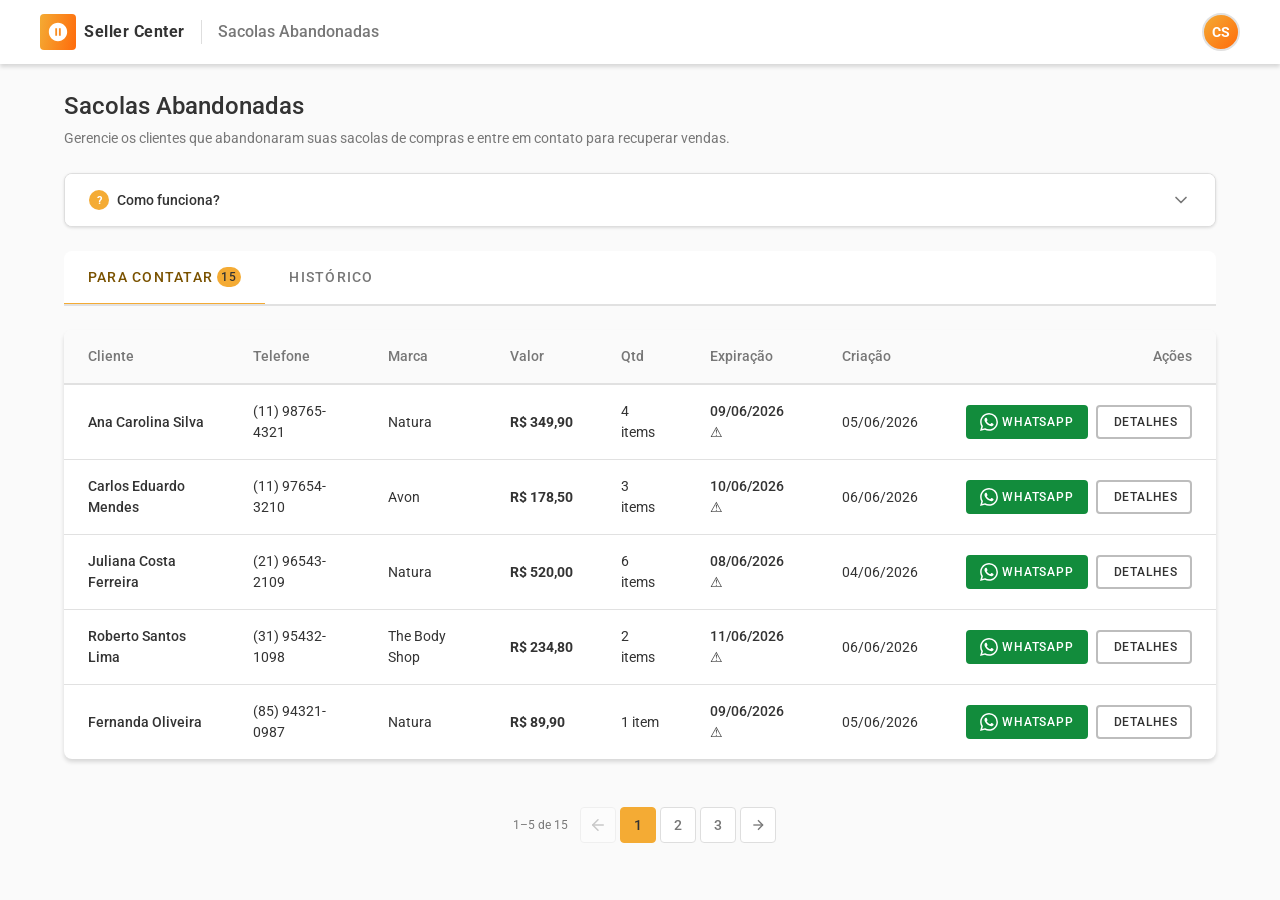
<file: PROJ-222/index.html>
<!DOCTYPE html>
<html lang="pt-BR">
<head>
  <meta charset="UTF-8">
  <meta name="viewport" content="width=device-width, initial-scale=1.0">
  <title>Sacolas Abandonadas — Natura Seller Center</title>
  <link rel="stylesheet" href="css/style.css">
</head>
<body>
<div class="app-shell">

  <!-- ============================
       TOP NAVIGATION
       ============================ -->
  <nav class="top-nav" role="navigation" aria-label="Navegação principal">
    <div class="top-nav-inner">
      <div class="top-nav-left">
        <a class="nav-logo" href="#" aria-label="Natura Seller Center">
          <div class="nav-logo-icon">
            <svg viewBox="0 0 24 24" fill="white"><path d="M12 2C6.48 2 2 6.48 2 12s4.48 10 10 10 10-4.48 10-10S17.52 2 12 2zm-1 14H9V8h2v8zm4 0h-2V8h2v8z"/></svg>
          </div>
          <span class="nav-brand">Seller Center</span>
        </a>
        <div class="nav-divider" aria-hidden="true"></div>
        <span class="nav-page-title">Sacolas Abandonadas</span>
      </div>
      <div class="top-nav-right">
        <div class="user-avatar" title="Consultora Natura" aria-label="Menu do usuário">CS</div>
      </div>
    </div>
  </nav>

  <!-- ============================
       PAGE CONTENT
       ============================ -->
  <main class="page-content">

    <!-- ============================================================
         VIEW 1: LISTING PAGE (default)
         ============================================================ -->
    <div id="view-listing" class="view active">

      <!-- Page Header -->
      <div class="page-header">
        <h1 class="page-title">Sacolas Abandonadas</h1>
        <p class="page-subtitle">Gerencie os clientes que abandonaram suas sacolas de compras e entre em contato para recuperar vendas.</p>
      </div>

      <!-- Informative Accordion -->
      <div class="accordion" id="how-it-works-accordion" role="region" aria-labelledby="accordion-header">
        <button class="accordion-header" id="accordion-header" aria-expanded="false" aria-controls="accordion-content">
          <div class="accordion-header-left">
            <div class="accordion-icon-question" aria-hidden="true">?</div>
            <span>Como funciona?</span>
          </div>
          <svg class="accordion-chevron" viewBox="0 0 24 24" fill="none" stroke="currentColor" stroke-width="2" stroke-linecap="round" stroke-linejoin="round" aria-hidden="true"><polyline points="6 9 12 15 18 9"/></svg>
        </button>
        <div class="accordion-content" id="accordion-content" role="region" aria-labelledby="accordion-header">
          <div class="accordion-body">
            O fluxo de confirmação de contato é automático. Ao enviar uma mensagem pelo WhatsApp, você será solicitado a confirmar se o contato foi realizado. Todas as interações são registradas com status e timestamp, formando um histórico rastreável.
          </div>
        </div>
      </div>

      <!-- Tab Bar -->
      <div class="tab-bar" role="tablist" aria-label="Abas de sacolas abandonadas">
        <button class="tab-btn active" data-tab="paracontatar" role="tab" aria-selected="true" aria-controls="listing-tab-paracontatar">
          Para Contatar
          <span class="badge badge-primary" id="para-contatar-badge">15</span>
        </button>
        <button class="tab-btn" data-tab="historico" role="tab" aria-selected="false" aria-controls="listing-tab-historico">
          Histórico
        </button>
      </div>

      <!-- Tab: Para Contatar -->
      <div id="listing-tab-paracontatar" class="tab-content active" role="tabpanel" aria-labelledby="tab-paracontatar">
        <div class="table-wrapper">
          <table class="data-table" aria-label="Clientes para contatar">
            <thead>
              <tr>
                <th>Cliente</th>
                <th>Telefone</th>
                <th>Marca</th>
                <th>Valor</th>
                <th>Qtd</th>
                <th>Expiração</th>
                <th>Criação</th>
                <th class="col-actions">Ações</th>
              </tr>
            </thead>
            <tbody id="para-contatar-tbody">
              <!-- Rendered by JS -->
            </tbody>
          </table>
        </div>
        <div class="pagination" id="pagination-para-contatar" aria-label="Paginação"></div>
      </div>

      <!-- Tab: Histórico -->
      <div id="listing-tab-historico" class="tab-content" role="tabpanel" aria-labelledby="tab-historico">
        <div class="table-wrapper">
          <table class="data-table" aria-label="Histórico de contatos">
            <thead>
              <tr>
                <th>Cliente</th>
                <th>Marca</th>
                <th>Valor</th>
                <th>Expiração</th>
                <th>Status</th>
                <th>Motivo</th>
                <th>Data Contato</th>
              </tr>
            </thead>
            <tbody id="historico-tbody">
              <!-- Rendered by JS -->
            </tbody>
          </table>
        </div>
        <div class="pagination" id="pagination-historico" aria-label="Paginação do histórico"></div>
      </div>

    </div>
    <!-- end view-listing -->


    <!-- ============================================================
         VIEW 2: DETAILS PAGE
         ============================================================ -->
    <div id="view-details" class="view">

      <!-- Details Header (sticky-like, inside content flow) -->
      <div class="details-header">
        <div class="details-header-left">
          <button class="btn-back" id="btn-back-to-listing" aria-label="Voltar para a listagem">
            <svg viewBox="0 0 24 24" fill="none" stroke="currentColor" stroke-width="2" stroke-linecap="round" stroke-linejoin="round" style="width:18px;height:18px;"><line x1="19" y1="12" x2="5" y2="12"/><polyline points="12 19 5 12 12 5"/></svg>
            Voltar
          </button>
          <div class="details-client-info">
            <span class="details-client-name" id="details-client-name">—</span>
            <span class="details-client-phone" id="details-client-phone">—</span>
          </div>
        </div>
        <div class="details-header-actions">
          <button class="btn btn-whatsapp btn-sm" id="details-whatsapp-btn" onclick="openSendMessageModal(currentDetailsClientId)" aria-label="Enviar WhatsApp">
            <svg viewBox="0 0 24 24" style="width:16px;height:16px;fill:white;flex-shrink:0;"><path d="M17.472 14.382c-.297-.149-1.758-.867-2.03-.967-.273-.099-.471-.148-.67.15-.197.297-.767.966-.94 1.164-.173.199-.347.223-.644.075-.297-.15-1.255-.463-2.39-1.475-.883-.788-1.48-1.761-1.653-2.059-.173-.297-.018-.458.13-.606.134-.133.298-.347.446-.52.149-.174.198-.298.298-.497.099-.198.05-.371-.025-.52-.075-.149-.669-1.612-.916-2.207-.242-.579-.487-.5-.669-.51-.173-.008-.371-.01-.57-.01-.198 0-.52.074-.792.372-.272.297-1.04 1.016-1.04 2.479 0 1.462 1.065 2.875 1.213 3.074.149.198 2.096 3.2 5.077 4.487.709.306 1.262.489 1.694.625.712.227 1.36.195 1.871.118.571-.085 1.758-.719 2.006-1.413.248-.694.248-1.289.173-1.413-.074-.124-.272-.198-.57-.347m-5.421 7.403h-.004a9.87 9.87 0 01-5.031-1.378l-.361-.214-3.741.982.998-3.648-.235-.374a9.86 9.86 0 01-1.51-5.26c.001-5.45 4.436-9.884 9.888-9.884 2.64 0 5.122 1.03 6.988 2.898a9.825 9.825 0 012.893 6.994c-.003 5.45-4.437 9.884-9.885 9.884m8.413-18.297A11.815 11.815 0 0012.05 0C5.495 0 .16 5.335.157 11.892c0 2.096.547 4.142 1.588 5.945L.057 24l6.305-1.654a11.882 11.882 0 005.683 1.448h.005c6.554 0 11.89-5.335 11.893-11.893a11.821 11.821 0 00-3.48-8.413Z"/></svg>
            WhatsApp
          </button>
        </div>
      </div>

      <!-- Details Tab Bar -->
      <div class="tab-bar" role="tablist" aria-label="Abas de detalhes do cliente" style="margin-top:var(--spacing-md);">
        <button class="tab-btn" data-tab="perfil" role="tab" aria-selected="false">Perfil</button>
        <button class="tab-btn" data-tab="historico" role="tab" aria-selected="false">Histórico</button>
        <button class="tab-btn active" data-tab="sacolas" role="tab" aria-selected="true">Sacolas Abandonadas</button>
      </div>

      <!-- Details Tab Content: Perfil -->
      <div id="details-tab-perfil" class="tab-content" role="tabpanel">
        <!-- Rendered by JS -->
      </div>

      <!-- Details Tab Content: Histórico -->
      <div id="details-tab-historico" class="tab-content" role="tabpanel">
        <!-- Rendered by JS -->
      </div>

      <!-- Details Tab Content: Sacolas Abandonadas (default) -->
      <div id="details-tab-sacolas" class="tab-content active" role="tabpanel">
        <!-- Rendered by JS -->
      </div>

    </div>
    <!-- end view-details -->

  </main>
  <!-- end page-content -->

</div>
<!-- end app-shell -->


<!-- ============================
     MODAL 1: SEND MESSAGE
     ============================ -->
<div id="modal-send-message-overlay" class="modal-overlay hidden" role="dialog" aria-modal="true" aria-labelledby="modal-send-message-title">
  <div class="modal" id="modal-send-message">
    <div class="modal-header">
      <div class="modal-header-content">
        <div class="modal-title" id="modal-send-message-title">Enviar Mensagem</div>
        <div class="modal-subtitle" id="modal-send-message-subtitle">Enviar mensagem para o cliente</div>
      </div>
      <button class="modal-close-btn" id="btn-close-send-message" aria-label="Fechar modal">
        <svg viewBox="0 0 24 24" fill="none" stroke="currentColor" stroke-width="2" stroke-linecap="round" stroke-linejoin="round" style="width:18px;height:18px;"><line x1="18" y1="6" x2="6" y2="18"/><line x1="6" y1="6" x2="18" y2="18"/></svg>
      </button>
    </div>
    <div class="modal-body">
      <label class="form-label" for="modal-message-textarea">Mensagem</label>
      <div class="textarea-wrapper">
        <textarea
          id="modal-message-textarea"
          class="form-textarea"
          rows="5"
          placeholder="Escreva sua mensagem aqui..."
          aria-label="Texto da mensagem para o cliente"
        ></textarea>
      </div>
      <p style="font-size:12px;color:var(--color-text-secondary);margin-top:8px;">
        <svg viewBox="0 0 24 24" fill="none" stroke="currentColor" stroke-width="2" style="width:14px;height:14px;vertical-align:middle;margin-right:4px;"><circle cx="12" cy="12" r="10"/><line x1="12" y1="16" x2="12" y2="12"/><line x1="12" y1="8" x2="12.01" y2="8"/></svg>
        A mensagem será enviada via WhatsApp. Você pode editar o texto antes de enviar.
      </p>
    </div>
    <div class="modal-footer">
      <button class="btn btn-secondary" id="btn-cancel-send-message">Cancelar</button>
      <button class="btn btn-whatsapp" id="btn-send-message">
        <svg viewBox="0 0 24 24" style="width:16px;height:16px;fill:white;flex-shrink:0;"><path d="M17.472 14.382c-.297-.149-1.758-.867-2.03-.967-.273-.099-.471-.148-.67.15-.197.297-.767.966-.94 1.164-.173.199-.347.223-.644.075-.297-.15-1.255-.463-2.39-1.475-.883-.788-1.48-1.761-1.653-2.059-.173-.297-.018-.458.13-.606.134-.133.298-.347.446-.52.149-.174.198-.298.298-.497.099-.198.05-.371-.025-.52-.075-.149-.669-1.612-.916-2.207-.242-.579-.487-.5-.669-.51-.173-.008-.371-.01-.57-.01-.198 0-.52.074-.792.372-.272.297-1.04 1.016-1.04 2.479 0 1.462 1.065 2.875 1.213 3.074.149.198 2.096 3.2 5.077 4.487.709.306 1.262.489 1.694.625.712.227 1.36.195 1.871.118.571-.085 1.758-.719 2.006-1.413.248-.694.248-1.289.173-1.413-.074-.124-.272-.198-.57-.347m-5.421 7.403h-.004a9.87 9.87 0 01-5.031-1.378l-.361-.214-3.741.982.998-3.648-.235-.374a9.86 9.86 0 01-1.51-5.26c.001-5.45 4.436-9.884 9.888-9.884 2.64 0 5.122 1.03 6.988 2.898a9.825 9.825 0 012.893 6.994c-.003 5.45-4.437 9.884-9.885 9.884m8.413-18.297A11.815 11.815 0 0012.05 0C5.495 0 .16 5.335.157 11.892c0 2.096.547 4.142 1.588 5.945L.057 24l6.305-1.654a11.882 11.882 0 005.683 1.448h.005c6.554 0 11.89-5.335 11.893-11.893a11.821 11.821 0 00-3.48-8.413Z"/></svg>
        Enviar Mensagem
      </button>
    </div>
  </div>
</div>


<!-- ============================
     MODAL 2: CONTACT CONFIRMATION
     ============================ -->
<div id="modal-confirmation-overlay" class="modal-overlay hidden" role="dialog" aria-modal="true" aria-labelledby="modal-confirmation-title">
  <div class="modal" id="modal-confirmation">
    <!-- Content injected by JS (step 1 and step 2) -->
  </div>
</div>


<!-- ============================
     WHATSAPP REDIRECT OVERLAY
     ============================ -->
<div id="whatsapp-redirect-overlay" class="whatsapp-redirect-overlay hidden" role="status" aria-live="polite" aria-label="Redirecionando para WhatsApp">
  <div class="whatsapp-redirect-card">
    <div class="whatsapp-spinner" aria-hidden="true"></div>
    <div class="whatsapp-redirect-text">Redirecionando para WhatsApp...</div>
    <div class="whatsapp-redirect-subtext">Aguarde um instante</div>
  </div>
</div>


<!-- ============================
     TOAST CONTAINER
     ============================ -->
<div id="toast-container" class="toast-container" role="alert" aria-live="polite" aria-atomic="true"></div>


<!-- JavaScript -->
<script src="js/script.js"></script>
</body>
</html>
</file>
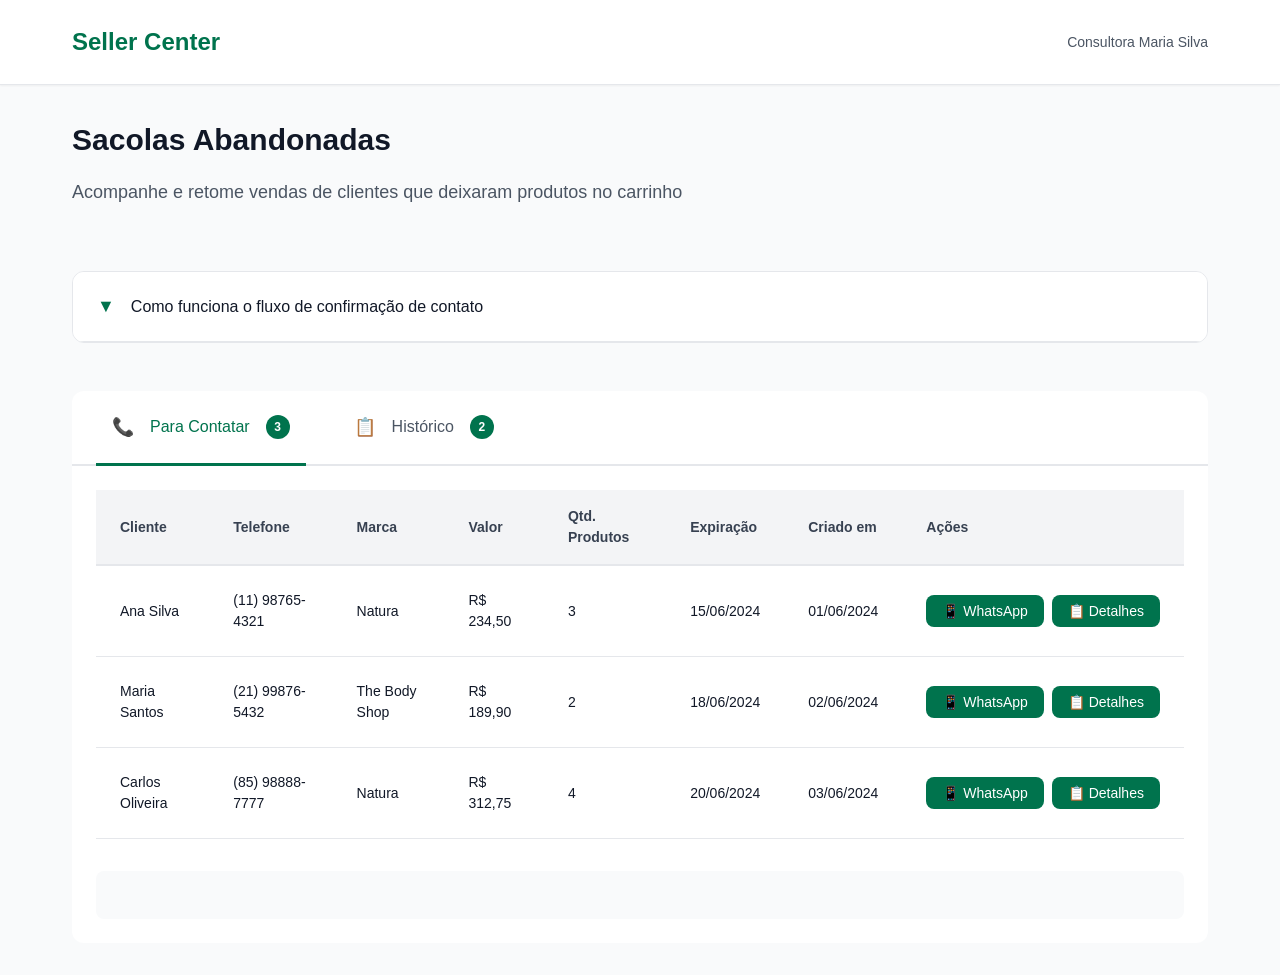
<file: PROJ-555/index.html>
<!DOCTYPE html>
<html lang="pt-BR">
<head>
    <meta charset="UTF-8">
    <meta name="viewport" content="width=device-width, initial-scale=1.0">
    <meta name="description" content="Sacolas Abandonadas - Padronização do Fluxo de Confirmação de Contato">
    <title>Sacolas Abandonadas | Seller Center</title>
    <link rel="stylesheet" href="css/style.css">
</head>
<body>
    <!-- Header -->
    <header class="header" role="banner">
        <div class="header-content">
            <h1>Seller Center</h1>
            <div class="header-actions">
                <span class="user-info">Consultora Maria Silva</span>
            </div>
        </div>
    </header>

    <!-- Main Content -->
    <main class="main-content" role="main">
        <div class="container">
            <!-- Page Title and Description -->
            <section class="page-header">
                <div>
                    <h1 class="page-title">Sacolas Abandonadas</h1>
                    <p class="page-subtitle">Acompanhe e retome vendas de clientes que deixaram produtos no carrinho</p>
                </div>
            </section>

            <!-- Informational Accordion (Collapsed by Default) -->
            <section class="info-accordion">
                <button class="accordion-button" aria-expanded="false" aria-controls="accordion-content">
                    <span class="accordion-icon">▼</span>
                    <span class="accordion-title">Como funciona o fluxo de confirmação de contato</span>
                </button>
                <div id="accordion-content" class="accordion-content" hidden>
                    <div class="accordion-body">
                        <ol>
                            <li><strong>Para Contatar:</strong> Visualize clientes que nunca foram contatados sobre suas sacolas abandonadas</li>
                            <li><strong>Enviar Mensagem:</strong> Use WhatsApp ou compartilhe a sacola diretamente com o cliente</li>
                            <li><strong>Confirmação:</strong> Ao voltar ao Seller Center, confirme se o contato foi bem-sucedido</li>
                            <li><strong>Histórico:</strong> Acompanhe todos os contatos realizados e seus status</li>
                        </ol>
                        <p class="accordion-note">📌 Cada interação é automaticamente registrada com data, hora e status para rastreamento completo.</p>
                    </div>
                </div>
            </section>

            <!-- Tabs Navigation -->
            <div class="tabs-container">
                <div class="tabs-list" role="tablist">
                    <button
                        class="tab-button active"
                        id="tab-to-contact"
                        role="tab"
                        aria-selected="true"
                        aria-controls="panel-to-contact"
                    >
                        <span class="tab-icon">📞</span>
                        Para Contatar
                        <span class="tab-badge" id="badge-to-contact">3</span>
                    </button>
                    <button
                        class="tab-button"
                        id="tab-history"
                        role="tab"
                        aria-selected="false"
                        aria-controls="panel-history"
                    >
                        <span class="tab-icon">📋</span>
                        Histórico
                        <span class="tab-badge" id="badge-history">2</span>
                    </button>
                </div>

                <!-- Tab 1: Para Contatar -->
                <div
                    id="panel-to-contact"
                    class="tab-panel active"
                    role="tabpanel"
                    aria-labelledby="tab-to-contact"
                >
                    <div class="tab-content">
                        <div class="table-responsive">
                            <table class="table" role="table">
                                <thead>
                                    <tr>
                                        <th>Cliente</th>
                                        <th>Telefone</th>
                                        <th>Marca</th>
                                        <th>Valor</th>
                                        <th>Qtd. Produtos</th>
                                        <th>Expiração</th>
                                        <th>Criado em</th>
                                        <th>Ações</th>
                                    </tr>
                                </thead>
                                <tbody id="table-to-contact">
                                    <!-- Data inserted by JavaScript -->
                                </tbody>
                            </table>
                        </div>

                        <!-- Pagination -->
                        <div class="pagination-container" id="pagination-to-contact">
                            <!-- Pagination inserted by JavaScript -->
                        </div>
                    </div>
                </div>

                <!-- Tab 2: Histórico -->
                <div
                    id="panel-history"
                    class="tab-panel"
                    role="tabpanel"
                    aria-labelledby="tab-history"
                >
                    <div class="tab-content">
                        <div class="table-responsive">
                            <table class="table" role="table">
                                <thead>
                                    <tr>
                                        <th>Cliente</th>
                                        <th>Marca</th>
                                        <th>Valor</th>
                                        <th>Expiração</th>
                                        <th>Status</th>
                                        <th>Data/Hora do Contato</th>
                                        <th>Detalhes</th>
                                    </tr>
                                </thead>
                                <tbody id="table-history">
                                    <!-- Data inserted by JavaScript -->
                                </tbody>
                            </table>
                        </div>

                        <!-- Pagination -->
                        <div class="pagination-container" id="pagination-history">
                            <!-- Pagination inserted by JavaScript -->
                        </div>
                    </div>
                </div>
            </div>
        </div>
    </main>

    <!-- Modal: Detalhes da Sacola -->
    <div class="modal" id="modal-details" role="dialog" aria-labelledby="modal-details-title" aria-hidden="true">
        <div class="modal-overlay" id="modal-overlay-details"></div>
        <div class="modal-content">
            <div class="modal-header" id="modal-details-header">
                <!-- Dynamically populated -->
            </div>

            <div class="modal-body">
                <div class="tabs-container modal-tabs">
                    <div class="tabs-list" role="tablist">
                        <button
                            class="tab-button"
                            id="tab-profile"
                            role="tab"
                            aria-selected="false"
                            aria-controls="panel-profile"
                        >
                            Perfil
                        </button>
                        <button
                            class="tab-button"
                            id="tab-modal-history"
                            role="tab"
                            aria-selected="false"
                            aria-controls="panel-modal-history"
                        >
                            Histórico
                        </button>
                        <button
                            class="tab-button active"
                            id="tab-abandoned-bags"
                            role="tab"
                            aria-selected="true"
                            aria-controls="panel-abandoned-bags"
                        >
                            Sacolas Abandonadas
                        </button>
                    </div>

                    <!-- Profile Tab -->
                    <div
                        id="panel-profile"
                        class="tab-panel"
                        role="tabpanel"
                        aria-labelledby="tab-profile"
                    >
                        <div class="profile-content" id="profile-content">
                            <!-- Populated by JavaScript -->
                        </div>
                    </div>

                    <!-- History Tab -->
                    <div
                        id="panel-modal-history"
                        class="tab-panel"
                        role="tabpanel"
                        aria-labelledby="tab-modal-history"
                    >
                        <div class="history-content" id="history-content">
                            <!-- Populated by JavaScript -->
                        </div>
                    </div>

                    <!-- Abandoned Bags Tab -->
                    <div
                        id="panel-abandoned-bags"
                        class="tab-panel active"
                        role="tabpanel"
                        aria-labelledby="tab-abandoned-bags"
                    >
                        <div class="bag-details" id="bag-details-content">
                            <!-- Populated by JavaScript -->
                        </div>
                    </div>
                </div>
            </div>

            <div class="modal-footer">
                <button class="button button-secondary" id="btn-close-details">Fechar</button>
            </div>
        </div>
    </div>

    <!-- Modal: Enviar Mensagem -->
    <div class="modal" id="modal-send-message" role="dialog" aria-labelledby="modal-message-title" aria-hidden="true">
        <div class="modal-overlay" id="modal-overlay-message"></div>
        <div class="modal-content modal-message">
            <div class="modal-header">
                <h2 class="modal-title" id="modal-message-title">Enviar Mensagem</h2>
                <button class="modal-close" id="btn-close-message" aria-label="Fechar modal">×</button>
            </div>

            <div class="modal-body">
                <div class="form-group">
                    <label for="message-text" class="form-label">Mensagem</label>
                    <textarea
                        id="message-text"
                        class="form-textarea"
                        rows="6"
                        placeholder="Edite a mensagem que será enviada..."
                    >Olá! Notei que você deixou alguns produtos no carrinho. Gostaria de ajudar com qualquer dúvida ou entrega especial?</textarea>
                </div>
                <p class="message-info">💡 Esta mensagem será enviada via WhatsApp</p>
            </div>

            <div class="modal-footer">
                <button class="button button-secondary" id="btn-cancel-message">Cancelar</button>
                <button class="button button-primary" id="btn-send-message">Enviar Mensagem</button>
            </div>
        </div>
    </div>

    <!-- Modal: Confirmação de Contato -->
    <div class="modal" id="modal-confirm-contact" role="dialog" aria-labelledby="modal-confirm-title" aria-hidden="true">
        <div class="modal-overlay" id="modal-overlay-confirm"></div>
        <div class="modal-content modal-confirm">
            <div class="modal-header">
                <h2 class="modal-title" id="modal-confirm-title">Confirmação de Contato</h2>
            </div>

            <div class="modal-body">
                <!-- Stage 1: Did you contact? -->
                <div id="stage-1" class="confirmation-stage active">
                    <p class="stage-question">Você conseguiu entrar em contato com o cliente?</p>
                    <div class="stage-actions">
                        <button class="button button-success" id="btn-contact-yes">Sim, entrei em contato</button>
                        <button class="button button-secondary" id="btn-contact-no">Não consegui contato</button>
                    </div>
                </div>

                <!-- Stage 2: Failure Reason -->
                <div id="stage-2" class="confirmation-stage" hidden>
                    <p class="stage-question">Qual foi o motivo?</p>
                    <div class="stage-reasons">
                        <button class="reason-button" data-reason="inexistent-number">
                            <span class="reason-icon">📵</span>
                            <span class="reason-text">Número inexistente ou com erro</span>
                        </button>
                        <button class="reason-button" data-reason="wrong-person">
                            <span class="reason-icon">❌</span>
                            <span class="reason-text">Número não pertence à pessoa</span>
                        </button>
                        <button class="reason-button" data-reason="recent-message">
                            <span class="reason-icon">⏱️</span>
                            <span class="reason-text">Última mensagem muito recente</span>
                        </button>
                        <button class="reason-button" data-reason="restricted-number">
                            <span class="reason-icon">🚫</span>
                            <span class="reason-text">Meu número foi restringido</span>
                        </button>
                    </div>
                    <div class="stage-actions">
                        <button class="button button-secondary" id="btn-back-stage1">Voltar</button>
                    </div>
                </div>
            </div>
        </div>
    </div>

    <!-- Toast Notifications -->
    <div id="toast-container" class="toast-container" role="region" aria-live="polite" aria-atomic="true"></div>

    <script src="js/script.js"></script>
</body>
</html>
</file>
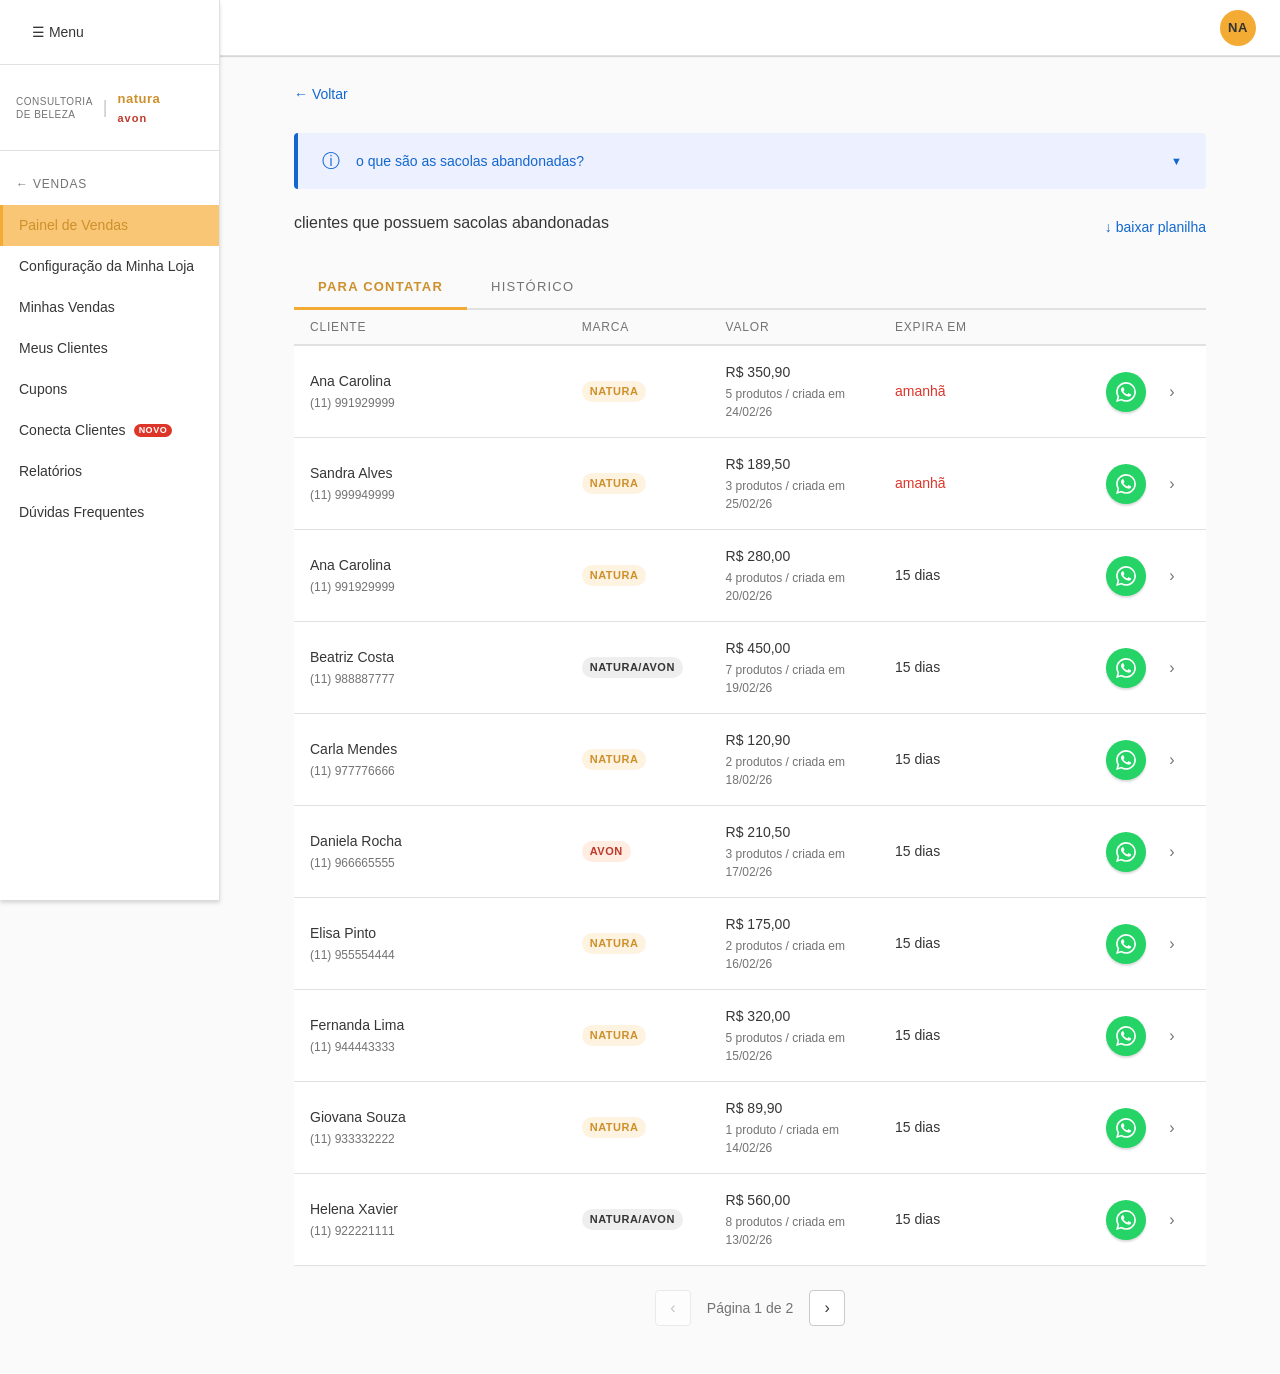
<file: TEST-123/index.html>
<!DOCTYPE html>
<html lang="pt-BR">
<head>
  <meta charset="UTF-8">
  <meta name="viewport" content="width=device-width, initial-scale=1.0">
  <title>Sacolas Abandonadas - Consultoria de Beleza</title>
  <link rel="stylesheet" href="css/style.css">
</head>
<body>
  <div class="app-layout">
    <!-- Sidebar -->
    <aside class="sidebar" id="sidebar">
      <div class="sidebar-header">
        <button class="menu-btn" id="menu-toggle" aria-label="Fechar menu">&#9776; Menu</button>
      </div>
      <div class="brand-area">
        <div class="brand-logo">
          <span class="brand-text">consultoria<br>de beleza</span>
          <span class="brand-separator">|</span>
          <div class="brand-names">
            <span class="brand-natura">natura</span>
            <span class="brand-avon">avon</span>
          </div>
        </div>
      </div>
      <nav class="sidebar-nav" aria-label="Navegação principal">
        <div class="nav-section-title">&#8592; Vendas</div>
        <ul class="nav-list">
          <li><a href="#" class="nav-item active" data-nav="painel">Painel de Vendas</a></li>
          <li><a href="#" class="nav-item" data-nav="loja">Configuração da Minha Loja</a></li>
          <li><a href="#" class="nav-item" data-nav="vendas">Minhas Vendas</a></li>
          <li><a href="#" class="nav-item" data-nav="clientes">Meus Clientes</a></li>
          <li><a href="#" class="nav-item" data-nav="cupons">Cupons</a></li>
          <li><a href="#" class="nav-item" data-nav="conecta">Conecta Clientes <span class="badge-novo">NOVO</span></a></li>
          <li><a href="#" class="nav-item" data-nav="relatorios">Relatórios</a></li>
          <li><a href="#" class="nav-item" data-nav="duvidas">Dúvidas Frequentes</a></li>
        </ul>
      </nav>
    </aside>

    <!-- Sidebar Overlay (mobile) -->
    <div class="sidebar-overlay hidden" id="sidebar-overlay"></div>

    <!-- Main Content -->
    <div class="main-wrapper">
      <!-- Top Bar -->
      <header class="top-bar">
        <div class="top-bar-left">
          <button class="menu-toggle-mobile" id="menu-toggle-mobile" aria-label="Abrir menu">&#9776;</button>
        </div>
        <div class="top-bar-right">
          <div class="user-avatar" aria-label="Usuária NA">NA</div>
        </div>
      </header>

      <!-- VIEW: Listing -->
      <main id="view-listing" class="view view-listing" role="main">
        <div class="page-back">
          <a href="#" class="back-link" id="back-to-dashboard">&#8592; Voltar</a>
        </div>

        <!-- Info Accordion -->
        <div class="info-accordion" id="info-accordion" role="region" aria-label="Informações sobre sacolas abandonadas">
          <button class="accordion-header" id="accordion-btn" aria-expanded="false" aria-controls="accordion-content">
            <span class="accordion-icon">&#9432;</span>
            <span class="accordion-title">o que são as sacolas abandonadas?</span>
            <span class="accordion-chevron" id="accordion-chevron">&#9660;</span>
          </button>
          <div class="accordion-content" id="accordion-content" hidden>
            <p>Aqui você encontra as melhores ofertas para enviar para seus clientes.</p>
            <ul>
              <li><strong>sacolas abandonadas:</strong> são pedidos que seus clientes ainda não finalizaram, você poderá entrar em contato com eles e incentivá-los a concluir a compra.</li>
              <li><strong>aniversariantes:</strong> você pode mandar um parabéns e um cupom especial para os clientes que estão fazendo aniversário esse mês.</li>
              <li><strong>ofertas exclusivas:</strong> ofertas mais personalizadas de algum produto ou linha específica.</li>
            </ul>
          </div>
        </div>

        <!-- Listing Header -->
        <div class="listing-header">
          <h1 class="listing-title">clientes que possuem sacolas abandonadas</h1>
          <a href="#" class="download-link" id="download-planilha" aria-label="Baixar planilha">&#8595; baixar planilha</a>
        </div>

        <!-- Tabs -->
        <div class="tabs-container" role="tablist" aria-label="Visualização de sacolas">
          <button class="tab-btn active" id="tab-to-contact" role="tab" aria-selected="true" aria-controls="panel-to-contact">para contatar</button>
          <button class="tab-btn" id="tab-history" role="tab" aria-selected="false" aria-controls="panel-history">histórico</button>
        </div>

        <!-- Tab Panel: Para Contatar -->
        <div id="panel-to-contact" class="tab-panel" role="tabpanel" aria-labelledby="tab-to-contact">
          <!-- Table Header -->
          <div class="table-header to-contact-header" aria-hidden="true">
            <div class="col-client">cliente</div>
            <div class="col-brand">marca</div>
            <div class="col-value">valor</div>
            <div class="col-expiry">expira em</div>
            <div class="col-actions"></div>
          </div>
          <div class="client-list" id="to-contact-list" aria-label="Clientes para contatar">
            <!-- Rendered by JS -->
          </div>
          <div class="pagination" id="pagination-to-contact" role="navigation" aria-label="Paginação">
            <!-- Rendered by JS -->
          </div>
        </div>

        <!-- Tab Panel: Histórico -->
        <div id="panel-history" class="tab-panel hidden" role="tabpanel" aria-labelledby="tab-history">
          <!-- Table Header -->
          <div class="table-header history-header" aria-hidden="true">
            <div class="col-client">cliente</div>
            <div class="col-brand">marca</div>
            <div class="col-value">valor</div>
            <div class="col-expiry">expira em</div>
            <div class="col-status">status</div>
          </div>
          <div class="history-list" id="history-list" aria-label="Histórico de contatos">
            <!-- Rendered by JS -->
          </div>
          <div class="pagination" id="pagination-history" role="navigation" aria-label="Paginação histórico">
            <!-- Rendered by JS -->
          </div>
        </div>
      </main>

      <!-- VIEW: Detail -->
      <main id="view-detail" class="view view-detail hidden" role="main">
        <div class="page-back">
          <a href="#" class="back-link" id="back-to-listing">&#8592; Voltar</a>
        </div>

        <!-- Fixed Client Header -->
        <div class="client-detail-header" id="client-detail-header">
          <div class="client-info">
            <span class="client-name" id="detail-client-name"></span>
            <span class="client-phone" id="detail-client-phone"></span>
          </div>
          <button class="whatsapp-btn" id="detail-whatsapp-btn" aria-label="Abrir WhatsApp">
            <svg class="whatsapp-icon-svg" viewBox="0 0 24 24" fill="white" xmlns="http://www.w3.org/2000/svg" width="22" height="22">
              <path d="M17.472 14.382c-.297-.149-1.758-.867-2.03-.967-.273-.099-.471-.148-.67.15-.197.297-.767.966-.94 1.164-.173.199-.347.223-.644.075-.297-.15-1.255-.463-2.39-1.475-.883-.788-1.48-1.761-1.653-2.059-.173-.297-.018-.458.13-.606.134-.133.298-.347.446-.52.149-.174.198-.298.298-.497.099-.198.05-.371-.025-.52-.075-.149-.669-1.612-.916-2.207-.242-.579-.487-.5-.669-.51-.173-.008-.371-.01-.57-.01-.198 0-.52.074-.792.372-.272.297-1.04 1.016-1.04 2.479 0 1.462 1.065 2.875 1.213 3.074.149.198 2.096 3.2 5.077 4.487.709.306 1.262.489 1.694.625.712.227 1.36.195 1.871.118.571-.085 1.758-.719 2.006-1.413.248-.694.248-1.289.173-1.413-.074-.124-.272-.198-.57-.347m-5.421 7.403h-.004a9.87 9.87 0 01-5.031-1.378l-.361-.214-3.741.982.998-3.648-.235-.374a9.86 9.86 0 01-1.51-5.26c.001-5.45 4.436-9.884 9.888-9.884 2.64 0 5.122 1.03 6.988 2.898a9.825 9.825 0 012.893 6.994c-.003 5.45-4.437 9.884-9.885 9.884m8.413-18.297A11.815 11.815 0 0012.05 0C5.495 0 .16 5.335.157 11.892c0 2.096.547 4.142 1.588 5.945L.057 24l6.305-1.654a11.882 11.882 0 005.683 1.448h.005c6.554 0 11.89-5.335 11.893-11.893a11.821 11.821 0 00-3.48-8.413z"/>
            </svg>
          </button>
        </div>

        <!-- Detail Tabs -->
        <div class="tabs-container detail-tabs" role="tablist" aria-label="Informações do cliente">
          <button class="tab-btn" id="detail-tab-profile" role="tab" aria-selected="false" aria-controls="detail-panel-profile">Perfil</button>
          <button class="tab-btn" id="detail-tab-history" role="tab" aria-selected="false" aria-controls="detail-panel-history">Histórico</button>
          <button class="tab-btn active" id="detail-tab-basket" role="tab" aria-selected="true" aria-controls="detail-panel-basket">Sacolas Abandonadas</button>
        </div>

        <!-- Detail Panel: Profile -->
        <div id="detail-panel-profile" class="tab-panel hidden" role="tabpanel" aria-labelledby="detail-tab-profile">
          <div class="detail-content">
            <p class="placeholder-content">Informações de perfil do cliente serão exibidas aqui.</p>
          </div>
        </div>

        <!-- Detail Panel: History -->
        <div id="detail-panel-history" class="tab-panel hidden" role="tabpanel" aria-labelledby="detail-tab-history">
          <div class="detail-content">
            <p class="placeholder-content">Histórico de compras do cliente será exibido aqui.</p>
          </div>
        </div>

        <!-- Detail Panel: Basket -->
        <div id="detail-panel-basket" class="tab-panel" role="tabpanel" aria-labelledby="detail-tab-basket">
          <div class="detail-content">
            <div class="basket-dates">
              <span class="basket-date-item"><strong>Abandono:</strong> <span id="basket-abandoned-at"></span></span>
              <span class="basket-date-separator">|</span>
              <span class="basket-date-item"><strong>Expira em:</strong> <span id="basket-expires-at"></span></span>
            </div>

            <div class="product-list-header">
              <label class="select-all-label">
                <input type="checkbox" id="select-all-checkbox" aria-label="Selecionar todos os produtos">
                Selecionar Todos
              </label>
            </div>

            <ul class="product-list" id="product-list" aria-label="Lista de produtos na sacola">
              <!-- Rendered by JS -->
            </ul>

            <div class="financial-summary" aria-label="Resumo financeiro">
              <div class="summary-row">
                <span>Subtotal</span>
                <span id="summary-subtotal"></span>
              </div>
              <div class="summary-row discount">
                <span>Desconto</span>
                <span id="summary-discount" class="discount-value"></span>
              </div>
              <div class="summary-row total">
                <span>Total</span>
                <span id="summary-total"></span>
              </div>
            </div>

            <button class="btn-primary btn-share" id="share-basket-btn">Compartilhar Sacola</button>
          </div>
        </div>
      </main>
    </div>
  </div>

  <!-- MODAL: Enviar Mensagem -->
  <div class="modal-overlay hidden" id="modal-send-message" role="dialog" aria-modal="true" aria-labelledby="modal-send-title">
    <div class="modal-content">
      <div class="modal-header">
        <h2 class="modal-title" id="modal-send-title">Enviar Mensagem</h2>
        <button class="modal-close" id="close-send-modal" aria-label="Fechar modal">&#10005;</button>
      </div>
      <div class="modal-body">
        <label class="sr-only" for="whatsapp-message">Mensagem para o cliente</label>
        <textarea class="message-textarea" id="whatsapp-message" rows="5" aria-label="Mensagem WhatsApp editável"></textarea>
      </div>
      <div class="modal-footer">
        <button class="btn-secondary" id="cancel-send-btn">Cancelar</button>
        <button class="btn-primary btn-whatsapp-send" id="send-message-btn">
          <svg viewBox="0 0 24 24" fill="white" width="16" height="16" style="margin-right:6px;vertical-align:middle;">
            <path d="M17.472 14.382c-.297-.149-1.758-.867-2.03-.967-.273-.099-.471-.148-.67.15-.197.297-.767.966-.94 1.164-.173.199-.347.223-.644.075-.297-.15-1.255-.463-2.39-1.475-.883-.788-1.48-1.761-1.653-2.059-.173-.297-.018-.458.13-.606.134-.133.298-.347.446-.52.149-.174.198-.298.298-.497.099-.198.05-.371-.025-.52-.075-.149-.669-1.612-.916-2.207-.242-.579-.487-.5-.669-.51-.173-.008-.371-.01-.57-.01-.198 0-.52.074-.792.372-.272.297-1.04 1.016-1.04 2.479 0 1.462 1.065 2.875 1.213 3.074.149.198 2.096 3.2 5.077 4.487.709.306 1.262.489 1.694.625.712.227 1.36.195 1.871.118.571-.085 1.758-.719 2.006-1.413.248-.694.248-1.289.173-1.413-.074-.124-.272-.198-.57-.347m-5.421 7.403h-.004a9.87 9.87 0 01-5.031-1.378l-.361-.214-3.741.982.998-3.648-.235-.374a9.86 9.86 0 01-1.51-5.26c.001-5.45 4.436-9.884 9.888-9.884 2.64 0 5.122 1.03 6.988 2.898a9.825 9.825 0 012.893 6.994c-.003 5.45-4.437 9.884-9.885 9.884m8.413-18.297A11.815 11.815 0 0012.05 0C5.495 0 .16 5.335.157 11.892c0 2.096.547 4.142 1.588 5.945L.057 24l6.305-1.654a11.882 11.882 0 005.683 1.448h.005c6.554 0 11.89-5.335 11.893-11.893a11.821 11.821 0 00-3.48-8.413z"/>
          </svg>
          Enviar Mensagem
        </button>
      </div>
    </div>
  </div>

  <!-- MODAL: Confirmation Step 1 -->
  <div class="modal-overlay hidden" id="modal-confirm-step1" role="dialog" aria-modal="true" aria-labelledby="modal-confirm1-title">
    <div class="modal-content modal-confirm">
      <h2 class="modal-title modal-title-centered" id="modal-confirm1-title">entrou em contato?</h2>
      <p class="modal-body-text" id="confirm-step1-text"></p>
      <div class="modal-footer confirm-footer">
        <button class="btn-secondary" id="confirm-no-btn">não</button>
        <button class="btn-primary" id="confirm-yes-btn">sim, entrei em contato</button>
      </div>
    </div>
  </div>

  <!-- MODAL: Confirmation Step 2 -->
  <div class="modal-overlay hidden" id="modal-confirm-step2" role="dialog" aria-modal="true" aria-labelledby="modal-confirm2-title">
    <div class="modal-content modal-confirm">
      <h2 class="modal-title modal-title-centered" id="modal-confirm2-title">por que você não conseguiu?</h2>
      <p class="modal-body-text modal-body-text-centered">Selecione o motivo de não ter conseguido entrar em contato</p>
      <div class="reason-buttons" role="group" aria-label="Motivos de falha no contato">
        <button class="btn-reason" data-reason="o número não existe ou deu erro">o número não existe ou deu erro</button>
        <button class="btn-reason" data-reason="o número não pertence a pessoa">o número não pertence a pessoa</button>
        <button class="btn-reason" data-reason="última mensagem muito recente">última mensagem muito recente</button>
        <button class="btn-reason" data-reason="meu número foi restringido">meu número foi restringido</button>
      </div>
      <button class="btn-text-link" id="back-to-step1-btn">voltar</button>
    </div>
  </div>

  <script src="js/script.js"></script>
</body>
</html>
</file>
<file: POC-123/css/style.css>
/* ===== CSS Variables (Gaya Design Tokens) ===== */
:root {
    /* Colors */
    --color-primary: #FFB200;
    --color-primary-dark: #E6A000;
    --color-primary-light: #FFC933;
    --color-secondary: #008C00;
    --color-secondary-light: #4CAF50;
    --color-error: #E53935;
    --color-error-light: #FFEBEE;
    --color-warning: #FFA726;
    --color-success: #00B650;
    --color-success-light: #E8F5E9;
    --color-info: #2196F3;
    --color-info-light: #E3F2FD;

    /* Neutral Colors */
    --color-text-primary: #212121;
    --color-text-secondary: #666666;
    --color-text-disabled: #BDBDBD;
    --color-background: #FFFFFF;
    --color-background-light: #F5F5F5;
    --color-border: #E0E0E0;
    --color-border-light: #F0F0F0;

    /* Typography */
    --font-family: 'Lato', sans-serif;
    --font-size-xs: 12px;
    --font-size-sm: 14px;
    --font-size-base: 16px;
    --font-size-lg: 18px;
    --font-size-xl: 20px;
    --font-size-2xl: 24px;
    --font-size-3xl: 28px;

    --font-weight-regular: 400;
    --font-weight-medium: 500;
    --font-weight-bold: 700;

    /* Spacing */
    --spacing-xs: 4px;
    --spacing-sm: 8px;
    --spacing-md: 16px;
    --spacing-lg: 24px;
    --spacing-xl: 32px;
    --spacing-2xl: 48px;

    /* Border Radius */
    --radius-sm: 4px;
    --radius-md: 8px;
    --radius-lg: 12px;

    /* Shadows */
    --shadow-sm: 0 1px 2px rgba(0, 0, 0, 0.05);
    --shadow-md: 0 4px 6px rgba(0, 0, 0, 0.1);
    --shadow-lg: 0 10px 15px rgba(0, 0, 0, 0.1);

    /* Z-index */
    --z-dropdown: 100;
    --z-modal: 1000;
}

/* ===== Reset & Base Styles ===== */
* {
    margin: 0;
    padding: 0;
    box-sizing: border-box;
}

html {
    scroll-behavior: smooth;
}

body {
    font-family: var(--font-family);
    font-size: var(--font-size-base);
    color: var(--color-text-primary);
    background-color: var(--color-background-light);
    line-height: 1.5;
}

/* ===== Layout ===== */
.container {
    max-width: 1200px;
    margin: 0 auto;
    padding: 0 var(--spacing-md);
}

/* ===== Header ===== */
.header {
    background-color: var(--color-background);
    border-bottom: 1px solid var(--color-border-light);
    position: sticky;
    top: 0;
    z-index: 100;
    box-shadow: var(--shadow-sm);
}

.header-top {
    display: flex;
    justify-content: space-between;
    align-items: center;
    padding: var(--spacing-md);
    min-height: 64px;
}

.logo {
    flex: 1;
    font-size: var(--font-size-lg);
    font-weight: var(--font-weight-bold);
    color: var(--color-text-primary);
}

.nav-toggle {
    display: none;
    background: none;
    border: none;
    cursor: pointer;
    padding: var(--spacing-sm);
    flex-direction: column;
    gap: var(--spacing-xs);
}

.nav-toggle span {
    display: block;
    width: 24px;
    height: 2px;
    background-color: var(--color-text-primary);
    border-radius: var(--radius-sm);
}

.profile-avatar {
    width: 40px;
    height: 40px;
    border-radius: 50%;
    background-color: var(--color-primary);
    color: var(--color-text-primary);
    display: flex;
    align-items: center;
    justify-content: center;
    font-weight: var(--font-weight-bold);
    font-size: var(--font-size-sm);
}

/* ===== Sidebar Navigation ===== */
.sidebar {
    position: fixed;
    left: 0;
    top: 64px;
    width: 250px;
    height: calc(100vh - 64px);
    background-color: var(--color-background);
    border-right: 1px solid var(--color-border-light);
    overflow-y: auto;
    z-index: 90;
    display: flex;
    flex-direction: column;
}

.close-sidebar {
    display: none;
    background: none;
    border: none;
    font-size: var(--font-size-2xl);
    padding: var(--spacing-md);
    cursor: pointer;
}

.nav-links {
    list-style: none;
    padding: var(--spacing-md) 0;
}

.nav-link {
    display: block;
    padding: var(--spacing-md);
    color: var(--color-text-secondary);
    text-decoration: none;
    font-size: var(--font-size-sm);
    transition: all 0.2s ease;
    border-left: 4px solid transparent;
}

.nav-link:hover {
    background-color: var(--color-background-light);
    border-left-color: var(--color-primary);
    color: var(--color-text-primary);
}

.nav-link.conecta {
    display: flex;
    align-items: center;
    gap: var(--spacing-sm);
}

.badge {
    background-color: var(--color-error);
    color: white;
    font-size: var(--font-size-xs);
    padding: 2px 6px;
    border-radius: var(--radius-sm);
    font-weight: var(--font-weight-bold);
}

/* ===== Main Content ===== */
.main-content {
    margin-left: 250px;
    margin-top: 64px;
    padding: var(--spacing-lg) 0;
    min-height: calc(100vh - 64px);
}

/* ===== Breadcrumb ===== */
.breadcrumb {
    margin-bottom: var(--spacing-lg);
}

.back-btn {
    background: none;
    border: none;
    color: var(--color-text-primary);
    font-size: var(--font-size-base);
    cursor: pointer;
    padding: var(--spacing-sm);
    transition: color 0.2s ease;
}

.back-btn:hover {
    color: var(--color-primary);
}

/* ===== Info Banner ===== */
.info-banner {
    background-color: var(--color-info-light);
    border: 1px solid var(--color-info);
    border-radius: var(--radius-md);
    padding: var(--spacing-md);
    margin-bottom: var(--spacing-lg);
    display: flex;
    gap: var(--spacing-md);
    transition: all 0.3s ease;
}

.info-banner.collapsed {
    max-height: 60px;
    overflow: hidden;
}

.banner-icon {
    flex-shrink: 0;
    width: 24px;
    height: 24px;
    color: var(--color-info);
}

.info-icon {
    width: 100%;
    height: 100%;
    stroke-width: 2;
}

.banner-content {
    flex: 1;
}

.banner-content h3 {
    font-size: var(--font-size-base);
    font-weight: var(--font-weight-bold);
    margin-bottom: var(--spacing-sm);
    color: var(--color-text-primary);
}

.banner-content p {
    font-size: var(--font-size-sm);
    color: var(--color-text-secondary);
    line-height: 1.6;
}

.collapse-btn {
    flex-shrink: 0;
    background: none;
    border: none;
    cursor: pointer;
    width: 24px;
    height: 24px;
    color: var(--color-info);
    padding: 0;
    display: flex;
    align-items: center;
    justify-content: center;
}

.collapse-btn svg {
    width: 100%;
    height: 100%;
    transition: transform 0.3s ease;
}

.info-banner.collapsed .collapse-btn svg {
    transform: rotate(180deg);
}

/* ===== Tabs ===== */
.tabs-container {
    background-color: var(--color-background);
    border-radius: var(--radius-md);
    box-shadow: var(--shadow-sm);
    overflow: hidden;
}

.tabs {
    display: flex;
    border-bottom: 2px solid var(--color-border-light);
    padding: 0 var(--spacing-md);
}

.tab-btn {
    background: none;
    border: none;
    padding: var(--spacing-md);
    font-size: var(--font-size-base);
    color: var(--color-text-secondary);
    cursor: pointer;
    border-bottom: 3px solid transparent;
    font-weight: var(--font-weight-medium);
    transition: all 0.2s ease;
    position: relative;
    bottom: -2px;
}

.tab-btn:hover {
    color: var(--color-text-primary);
}

.tab-btn.active {
    color: var(--color-primary);
    border-bottom-color: var(--color-primary);
}

.tab-content {
    display: none;
    padding: var(--spacing-lg) var(--spacing-md);
}

.tab-content.active {
    display: block;
}

/* ===== List Styles ===== */
.list-header {
    display: grid;
    grid-template-columns: 150px 120px 100px 100px 120px 80px;
    gap: var(--spacing-md);
    padding: var(--spacing-md) 0;
    border-bottom: 2px solid var(--color-border);
    font-weight: var(--font-weight-bold);
    font-size: var(--font-size-sm);
    color: var(--color-text-secondary);
}

.header-col {
    white-space: nowrap;
}

.list-items {
    display: flex;
    flex-direction: column;
    gap: var(--spacing-md);
    margin-top: var(--spacing-md);
}

.list-item {
    display: grid;
    grid-template-columns: 150px 120px 100px 100px 120px 80px;
    gap: var(--spacing-md);
    padding: var(--spacing-md);
    background-color: var(--color-background);
    border-radius: var(--radius-md);
    align-items: center;
    cursor: pointer;
    transition: all 0.2s ease;
    border: 1px solid transparent;
}

.list-item:hover {
    background-color: var(--color-background-light);
    border-color: var(--color-border-light);
    box-shadow: var(--shadow-sm);
}

.col-cliente {
    min-width: 150px;
}

.col-marca,
.col-valor,
.col-expira,
.col-criacao,
.col-status {
    min-width: 100px;
}

.col-actions {
    display: flex;
    justify-content: flex-end;
    gap: var(--spacing-sm);
}

.customer-info {
    flex: 1;
}

.customer-name {
    font-weight: var(--font-weight-bold);
    font-size: var(--font-size-base);
    margin-bottom: var(--spacing-xs);
}

.customer-phone {
    font-size: var(--font-size-sm);
    color: var(--color-text-secondary);
}

.product-count {
    font-size: var(--font-size-sm);
    color: var(--color-text-secondary);
}

.list-item-value {
    font-weight: var(--font-weight-bold);
}

.expiry-text,
.creation-text {
    font-size: var(--font-size-sm);
    color: var(--color-text-secondary);
}

.list-item-actions {
    display: flex;
    gap: var(--spacing-sm);
    justify-content: flex-end;
}

.action-btn {
    background: none;
    border: none;
    cursor: pointer;
    padding: var(--spacing-sm);
    width: 40px;
    height: 40px;
    border-radius: 50%;
    display: flex;
    align-items: center;
    justify-content: center;
    transition: all 0.2s ease;
}

.action-btn svg {
    width: 20px;
    height: 20px;
}

.whatsapp-action {
    color: var(--color-success);
    background-color: rgba(76, 175, 80, 0.1);
}

.whatsapp-action:hover {
    background-color: rgba(76, 175, 80, 0.2);
}

.details-action {
    color: var(--color-text-secondary);
    background-color: var(--color-background-light);
}

.details-action:hover {
    color: var(--color-primary);
    background-color: var(--color-background-light);
}

.status-badge {
    display: inline-block;
    padding: var(--spacing-xs) var(--spacing-sm);
    border-radius: var(--radius-sm);
    font-size: var(--font-size-xs);
    font-weight: var(--font-weight-bold);
}

.status-success {
    background-color: var(--color-success-light);
    color: var(--color-success);
}

.status-error {
    background-color: var(--color-error-light);
    color: var(--color-error);
}

/* ===== Pagination ===== */
.pagination {
    display: flex;
    justify-content: flex-end;
    align-items: center;
    gap: var(--spacing-lg);
    margin-top: var(--spacing-lg);
    padding-top: var(--spacing-lg);
    border-top: 1px solid var(--color-border-light);
}

.pagination-info {
    font-size: var(--font-size-sm);
    color: var(--color-text-secondary);
}

.pagination-controls {
    display: flex;
    gap: var(--spacing-sm);
}

.pagination-btn {
    background-color: var(--color-background);
    border: 1px solid var(--color-border);
    color: var(--color-text-primary);
    width: 36px;
    height: 36px;
    border-radius: var(--radius-md);
    cursor: pointer;
    font-weight: var(--font-weight-bold);
    transition: all 0.2s ease;
}

.pagination-btn:hover:not(:disabled) {
    background-color: var(--color-primary);
    border-color: var(--color-primary);
    color: var(--color-text-primary);
}

.pagination-btn:disabled {
    opacity: 0.5;
    cursor: not-allowed;
}

/* ===== Buttons ===== */
.btn-primary,
.btn-secondary {
    padding: var(--spacing-sm) var(--spacing-md);
    border: none;
    border-radius: var(--radius-md);
    font-size: var(--font-size-base);
    font-weight: var(--font-weight-medium);
    cursor: pointer;
    transition: all 0.2s ease;
    font-family: var(--font-family);
}

.btn-primary {
    background-color: var(--color-primary);
    color: var(--color-text-primary);
}

.btn-primary:hover {
    background-color: var(--color-primary-dark);
}

.btn-primary:active {
    transform: scale(0.98);
}

.btn-secondary {
    background-color: var(--color-background-light);
    color: var(--color-text-primary);
    border: 1px solid var(--color-border);
}

.btn-secondary:hover {
    background-color: var(--color-border-light);
    border-color: var(--color-border);
}

.btn-share {
    width: 100%;
    margin-top: var(--spacing-lg);
    padding: var(--spacing-md);
    font-size: var(--font-size-base);
}

/* ===== Details Modal ===== */
.details-modal {
    position: fixed;
    top: 0;
    left: 0;
    right: 0;
    bottom: 0;
    z-index: var(--z-modal);
    display: none;
}

.details-modal.active {
    display: flex;
}

.modal-overlay {
    flex: 1;
    background-color: rgba(0, 0, 0, 0.5);
    cursor: pointer;
}

.modal-content {
    width: 100%;
    max-width: 600px;
    background-color: var(--color-background);
    display: flex;
    flex-direction: column;
    max-height: 100vh;
    overflow-y: auto;
}

.details-content {
    border-radius: 0;
}

.details-header {
    display: flex;
    align-items: flex-start;
    justify-content: space-between;
    padding: var(--spacing-lg);
    border-bottom: 1px solid var(--color-border-light);
    position: relative;
}

.close-btn {
    position: absolute;
    top: var(--spacing-md);
    right: var(--spacing-md);
    background: none;
    border: none;
    font-size: var(--font-size-2xl);
    cursor: pointer;
    color: var(--color-text-secondary);
    width: 32px;
    height: 32px;
    display: flex;
    align-items: center;
    justify-content: center;
}

.close-btn:hover {
    color: var(--color-text-primary);
}

.details-customer {
    flex: 1;
    padding-right: var(--spacing-lg);
}

.customer-name {
    font-size: var(--font-size-lg);
    font-weight: var(--font-weight-bold);
    margin: 0;
}

.customer-phone {
    font-size: var(--font-size-sm);
    color: var(--color-text-secondary);
    margin: var(--spacing-xs) 0 0 0;
}

.details-actions {
    display: flex;
    gap: var(--spacing-sm);
}

.whatsapp-btn {
    width: 48px;
    height: 48px;
    border-radius: 50%;
    background-color: var(--color-success);
    border: none;
    cursor: pointer;
    display: flex;
    align-items: center;
    justify-content: center;
    color: white;
    transition: all 0.2s ease;
}

.whatsapp-btn svg {
    width: 24px;
    height: 24px;
}

.whatsapp-btn:hover {
    background-color: var(--color-secondary);
    transform: scale(1.05);
}

/* ===== Details Tabs ===== */
.details-tabs {
    display: flex;
    border-bottom: 1px solid var(--color-border-light);
    padding: 0 var(--spacing-lg);
}

.details-tab-btn {
    background: none;
    border: none;
    padding: var(--spacing-md);
    color: var(--color-text-secondary);
    cursor: pointer;
    font-size: var(--font-size-sm);
    border-bottom: 2px solid transparent;
    transition: all 0.2s ease;
}

.details-tab-btn.active {
    color: var(--color-primary);
    border-bottom-color: var(--color-primary);
}

.details-tab-content {
    display: none;
    padding: var(--spacing-lg);
}

.details-tab-content.active {
    display: block;
}

/* ===== Sacola Details ===== */
.sacola-info {
    background-color: var(--color-background-light);
    padding: var(--spacing-md);
    border-radius: var(--radius-md);
    margin-bottom: var(--spacing-lg);
}

.info-row {
    display: flex;
    justify-content: space-between;
    padding: var(--spacing-sm) 0;
    font-size: var(--font-size-sm);
}

.info-label {
    font-weight: var(--font-weight-medium);
    color: var(--color-text-secondary);
}

.info-value {
    color: var(--color-text-primary);
    font-weight: var(--font-weight-bold);
}

.products-section {
    margin-bottom: var(--spacing-lg);
}

.products-section h3 {
    font-size: var(--font-size-base);
    font-weight: var(--font-weight-bold);
    margin-bottom: var(--spacing-md);
}

.select-all {
    display: flex;
    align-items: center;
    gap: var(--spacing-sm);
    margin-bottom: var(--spacing-md);
}

.select-all input[type="checkbox"] {
    cursor: pointer;
}

.select-all label {
    cursor: pointer;
    font-size: var(--font-size-sm);
}

.products-list {
    display: flex;
    flex-direction: column;
    gap: var(--spacing-sm);
}

.product-item {
    display: flex;
    align-items: center;
    padding: var(--spacing-md);
    background-color: var(--color-background-light);
    border-radius: var(--radius-md);
    border: 1px solid var(--color-border-light);
}

.product-item input[type="checkbox"] {
    margin-right: var(--spacing-md);
    cursor: pointer;
}

.product-info {
    flex: 1;
    font-size: var(--font-size-sm);
}

.product-name {
    font-weight: var(--font-weight-bold);
    margin-bottom: var(--spacing-xs);
}

.product-brand {
    color: var(--color-text-secondary);
    font-size: var(--font-size-xs);
}

.product-price {
    font-weight: var(--font-weight-bold);
    color: var(--color-text-primary);
}

/* ===== Summary Section ===== */
.summary-section {
    background-color: var(--color-background-light);
    padding: var(--spacing-md);
    border-radius: var(--radius-md);
    margin-bottom: var(--spacing-lg);
}

.summary-row {
    display: flex;
    justify-content: space-between;
    padding: var(--spacing-sm) 0;
    font-size: var(--font-size-sm);
}

.summary-row.total {
    border-top: 1px solid var(--color-border-light);
    padding-top: var(--spacing-md);
    margin-top: var(--spacing-md);
    font-weight: var(--font-weight-bold);
    font-size: var(--font-size-base);
    color: var(--color-text-primary);
}

/* ===== History ===== */
.history-list {
    display: flex;
    flex-direction: column;
    gap: var(--spacing-md);
}

.history-item {
    padding: var(--spacing-md);
    background-color: var(--color-background-light);
    border-radius: var(--radius-md);
    border-left: 4px solid var(--color-primary);
}

.history-header {
    display: flex;
    justify-content: space-between;
    margin-bottom: var(--spacing-sm);
}

.history-date {
    font-weight: var(--font-weight-bold);
    font-size: var(--font-size-sm);
}

.history-status {
    font-size: var(--font-size-sm);
    font-weight: var(--font-weight-bold);
}

.history-status.success {
    color: var(--color-success);
}

.history-status.failed {
    color: var(--color-error);
}

.history-details {
    font-size: var(--font-size-sm);
    color: var(--color-text-secondary);
}

/* ===== Modals ===== */
.modal {
    position: fixed;
    top: 0;
    left: 0;
    right: 0;
    bottom: 0;
    display: none;
    align-items: center;
    justify-content: center;
    z-index: var(--z-modal);
}

.modal.active {
    display: flex;
}

.modal-overlay {
    position: absolute;
    top: 0;
    left: 0;
    right: 0;
    bottom: 0;
    background-color: rgba(0, 0, 0, 0.5);
}

.modal-box {
    position: relative;
    background-color: var(--color-background);
    border-radius: var(--radius-lg);
    box-shadow: var(--shadow-lg);
    max-width: 500px;
    width: 90%;
    max-height: 90vh;
    overflow-y: auto;
}

.modal-header {
    padding: var(--spacing-lg);
    border-bottom: 1px solid var(--color-border-light);
    position: relative;
}

.modal-header h2 {
    font-size: var(--font-size-xl);
    font-weight: var(--font-weight-bold);
    margin: 0;
}

.close-modal-btn {
    position: absolute;
    top: var(--spacing-md);
    right: var(--spacing-md);
    background: none;
    border: none;
    font-size: var(--font-size-2xl);
    cursor: pointer;
    color: var(--color-text-secondary);
    width: 32px;
    height: 32px;
    display: flex;
    align-items: center;
    justify-content: center;
}

.close-modal-btn:hover {
    color: var(--color-text-primary);
}

.modal-body {
    padding: var(--spacing-lg);
}

.modal-footer {
    padding: var(--spacing-lg);
    border-top: 1px solid var(--color-border-light);
    display: flex;
    gap: var(--spacing-md);
    justify-content: flex-end;
}

.message-container {
    margin-bottom: var(--spacing-lg);
}

.message-container label {
    display: block;
    font-weight: var(--font-weight-medium);
    margin-bottom: var(--spacing-sm);
    font-size: var(--font-size-sm);
}

.message-input {
    width: 100%;
    padding: var(--spacing-md);
    border: 1px solid var(--color-border);
    border-radius: var(--radius-md);
    font-family: var(--font-family);
    font-size: var(--font-size-sm);
    resize: vertical;
    min-height: 120px;
}

.message-input:focus {
    outline: none;
    border-color: var(--color-primary);
    box-shadow: 0 0 0 3px rgba(255, 178, 0, 0.1);
}

/* ===== Confirmation Modal ===== */
.confirmation-step {
    display: none;
}

.confirmation-step.active {
    display: block;
}

.confirmation-step p {
    margin-bottom: var(--spacing-lg);
    font-size: var(--font-size-base);
}

.button-group {
    display: flex;
    gap: var(--spacing-md);
}

.button-group .btn-primary,
.button-group .btn-secondary {
    flex: 1;
    padding: var(--spacing-md);
}

.step-subtitle {
    font-weight: var(--font-weight-medium);
    color: var(--color-text-secondary);
    margin-bottom: var(--spacing-md);
    font-size: var(--font-size-sm);
}

.reason-options {
    display: flex;
    flex-direction: column;
    gap: var(--spacing-md);
    margin-bottom: var(--spacing-lg);
}

.reason-btn {
    padding: var(--spacing-md);
    border: 1px solid var(--color-border);
    background-color: var(--color-background);
    border-radius: var(--radius-md);
    cursor: pointer;
    transition: all 0.2s ease;
    text-align: center;
    font-size: var(--font-size-sm);
    font-weight: var(--font-weight-medium);
}

.reason-btn:hover {
    border-color: var(--color-primary);
    background-color: rgba(255, 178, 0, 0.1);
}

.reason-btn.selected {
    background-color: var(--color-primary);
    border-color: var(--color-primary);
    color: var(--color-text-primary);
    font-weight: var(--font-weight-bold);
}

.btn-back {
    width: 100%;
    padding: var(--spacing-md);
}

/* ===== Responsive Design ===== */
@media (max-width: 768px) {
    .sidebar {
        position: fixed;
        left: -250px;
        transition: left 0.3s ease;
    }

    .sidebar.active {
        left: 0;
    }

    .close-sidebar {
        display: block;
    }

    .nav-toggle {
        display: flex;
    }

    .main-content {
        margin-left: 0;
    }

    .list-header,
    .list-item {
        grid-template-columns: 1fr;
        gap: var(--spacing-sm);
    }

    .header-col,
    .col-cliente,
    .col-marca,
    .col-valor,
    .col-expira,
    .col-criacao,
    .col-status,
    .col-actions {
        min-width: unset;
    }

    .header-col {
        display: none;
    }

    .list-item {
        position: relative;
        padding-left: 120px;
    }

    .list-item::before {
        content: attr(data-label);
        position: absolute;
        left: 0;
        font-weight: var(--font-weight-bold);
        color: var(--color-text-secondary);
        font-size: var(--font-size-xs);
        width: 110px;
    }

    .pagination {
        flex-direction: column;
        align-items: center;
        gap: var(--spacing-md);
    }

    .modal-box {
        width: 95%;
        max-height: 95vh;
    }

    .details-content {
        width: 100%;
        max-width: none;
        border-radius: var(--radius-lg) var(--radius-lg) 0 0;
    }

    .button-group {
        flex-direction: column;
    }

    .button-group .btn-primary,
    .button-group .btn-secondary {
        width: 100%;
    }
}

@media (max-width: 480px) {
    .container {
        padding: 0 var(--spacing-sm);
    }

    .info-banner {
        flex-direction: column;
    }

    .tabs {
        padding: 0 var(--spacing-sm);
    }

    .tab-btn {
        padding: var(--spacing-sm);
        font-size: var(--font-size-sm);
    }

    .tab-content {
        padding: var(--spacing-md) var(--spacing-sm);
    }

    .list-item {
        padding-left: 100px;
    }

    .modal-box {
        width: 100%;
        max-height: 100vh;
        border-radius: 0;
    }

    .details-content {
        max-height: 100vh;
        border-radius: 0;
    }
}

/* ===== Focus & Accessibility ===== */
button:focus-visible,
input:focus-visible,
textarea:focus-visible {
    outline: 2px solid var(--color-primary);
    outline-offset: 2px;
}

/* ===== Print Styles ===== */
@media print {
    .nav-toggle,
    .sidebar,
    .pagination,
    .action-btn,
    .btn-primary,
    .btn-secondary {
        display: none;
    }
}
</file>
<file: POC-1234/css/style.css>
/* Natura Gaya Design System - Sacolas Abandonadas */

/* Design Tokens */
:root {
    /* Colors */
    --color-primary: #0066cc;
    --color-primary-light: #e6f0ff;
    --color-primary-dark: #004399;
    --color-success: #4caf50;
    --color-success-light: #e8f5e9;
    --color-error: #f44336;
    --color-error-light: #ffebee;
    --color-warning: #ff9800;
    --color-warning-light: #fff3e0;
    --color-neutral-1: #ffffff;
    --color-neutral-2: #f5f5f5;
    --color-neutral-3: #eeeeee;
    --color-neutral-4: #bdbdbd;
    --color-neutral-5: #757575;
    --color-neutral-6: #424242;
    --color-neutral-7: #212121;

    /* Typography */
    --font-family-base: -apple-system, BlinkMacSystemFont, 'Segoe UI', Roboto, 'Helvetica Neue', Arial, sans-serif;
    --font-size-xs: 0.75rem;
    --font-size-sm: 0.875rem;
    --font-size-base: 1rem;
    --font-size-lg: 1.125rem;
    --font-size-xl: 1.25rem;
    --font-size-2xl: 1.5rem;
    --font-size-3xl: 1.875rem;
    --font-weight-normal: 400;
    --font-weight-medium: 500;
    --font-weight-bold: 700;
    --line-height-tight: 1.25;
    --line-height-base: 1.5;
    --line-height-loose: 1.75;

    /* Spacing */
    --spacing-xs: 0.25rem;
    --spacing-sm: 0.5rem;
    --spacing-md: 1rem;
    --spacing-lg: 1.5rem;
    --spacing-xl: 2rem;
    --spacing-2xl: 2.5rem;
    --spacing-3xl: 3rem;

    /* Borders & Radius */
    --border-radius-sm: 4px;
    --border-radius-md: 8px;
    --border-radius-lg: 12px;
    --border-width: 1px;
    --border-color: var(--color-neutral-3);

    /* Shadows */
    --shadow-sm: 0 1px 2px rgba(0, 0, 0, 0.05);
    --shadow-md: 0 4px 6px rgba(0, 0, 0, 0.1);
    --shadow-lg: 0 10px 15px rgba(0, 0, 0, 0.15);
    --shadow-xl: 0 20px 25px rgba(0, 0, 0, 0.2);

    /* Transitions */
    --transition-fast: 150ms ease-in-out;
    --transition-base: 250ms ease-in-out;
    --transition-slow: 350ms ease-in-out;
}

/* Reset & Base Styles */
* {
    margin: 0;
    padding: 0;
    box-sizing: border-box;
}

html {
    scroll-behavior: smooth;
}

body {
    font-family: var(--font-family-base);
    font-size: var(--font-size-base);
    line-height: var(--line-height-base);
    color: var(--color-neutral-7);
    background-color: var(--color-neutral-2);
}

/* Typography */
h1, h2, h3, h4, h5, h6 {
    font-weight: var(--font-weight-bold);
    line-height: var(--line-height-tight);
    margin-bottom: var(--spacing-md);
}

h1 {
    font-size: var(--font-size-3xl);
}

h2 {
    font-size: var(--font-size-2xl);
}

h3 {
    font-size: var(--font-size-xl);
}

p {
    margin-bottom: var(--spacing-md);
}

a {
    color: var(--color-primary);
    text-decoration: none;
    transition: color var(--transition-fast);
}

a:hover {
    color: var(--color-primary-dark);
}

/* Layout */
.app-container {
    min-height: 100vh;
    display: flex;
    flex-direction: column;
}

.header {
    background-color: var(--color-neutral-1);
    border-bottom: var(--border-width) solid var(--border-color);
    padding: var(--spacing-lg) var(--spacing-md);
    box-shadow: var(--shadow-sm);
    position: sticky;
    top: 0;
    z-index: 100;
}

.header-content {
    max-width: 1200px;
    margin: 0 auto;
}

.header h1 {
    margin: 0;
    color: var(--color-neutral-7);
}

.main-content {
    flex: 1;
    max-width: 1200px;
    width: 100%;
    margin: 0 auto;
    padding: var(--spacing-lg) var(--spacing-md);
}

/* Accordion */
.accordion-section {
    margin-bottom: var(--spacing-2xl);
}

.accordion-trigger {
    display: flex;
    align-items: center;
    gap: var(--spacing-md);
    width: 100%;
    padding: var(--spacing-md) var(--spacing-lg);
    background-color: var(--color-primary-light);
    border: var(--border-width) solid var(--color-primary);
    border-radius: var(--border-radius-md);
    color: var(--color-primary-dark);
    font-size: var(--font-size-base);
    font-weight: var(--font-weight-medium);
    cursor: pointer;
    transition: all var(--transition-base);
}

.accordion-trigger:hover {
    background-color: var(--color-primary);
    color: var(--color-neutral-1);
}

.accordion-icon {
    display: inline-block;
    transition: transform var(--transition-base);
}

.accordion-trigger[aria-expanded="true"] .accordion-icon {
    transform: rotate(90deg);
}

.accordion-content {
    padding: var(--spacing-lg);
    margin-top: var(--spacing-md);
    background-color: var(--color-neutral-1);
    border: var(--border-width) solid var(--border-color);
    border-radius: var(--border-radius-md);
    color: var(--color-neutral-6);
}

/* Tabs */
.tabs-container {
    margin-bottom: var(--spacing-lg);
}

.tabs-nav {
    display: flex;
    gap: var(--spacing-md);
    border-bottom: 2px solid var(--border-color);
}

.tab-button {
    padding: var(--spacing-md) var(--spacing-lg);
    background: none;
    border: none;
    font-size: var(--font-size-base);
    font-weight: var(--font-weight-medium);
    color: var(--color-neutral-5);
    cursor: pointer;
    position: relative;
    transition: color var(--transition-base);
    border-bottom: 3px solid transparent;
    margin-bottom: -2px;
}

.tab-button:hover {
    color: var(--color-neutral-7);
}

.tab-button.active {
    color: var(--color-primary);
    border-bottom-color: var(--color-primary);
}

.tab-content {
    display: flex;
}

.tab-panel {
    display: none;
    width: 100%;
    animation: fadeIn var(--transition-base);
}

.tab-panel.active {
    display: block;
}

@keyframes fadeIn {
    from {
        opacity: 0;
    }
    to {
        opacity: 1;
    }
}

/* List Styles */
.cart-list {
    background-color: var(--color-neutral-1);
    border-radius: var(--border-radius-md);
    box-shadow: var(--shadow-sm);
    padding: var(--spacing-lg);
}

.list-header {
    margin-bottom: var(--spacing-lg);
}

.result-count {
    font-weight: var(--font-weight-medium);
    color: var(--color-neutral-6);
    margin: 0;
}

/* Cart Items */
.cart-item {
    border: var(--border-width) solid var(--border-color);
    border-radius: var(--border-radius-md);
    padding: var(--spacing-lg);
    margin-bottom: var(--spacing-lg);
    transition: box-shadow var(--transition-base);
}

.cart-item:hover {
    box-shadow: var(--shadow-md);
}

.cart-item-header {
    display: flex;
    justify-content: space-between;
    align-items: flex-start;
    gap: var(--spacing-md);
    margin-bottom: var(--spacing-md);
}

.cart-item-info {
    flex: 1;
}

.cart-item-name {
    font-size: var(--font-size-lg);
    font-weight: var(--font-weight-bold);
    margin: 0 0 var(--spacing-sm) 0;
    color: var(--color-neutral-7);
}

.cart-item-phone {
    margin: 0;
    color: var(--color-neutral-5);
    font-size: var(--font-size-sm);
}

.cart-item-actions {
    display: flex;
    gap: var(--spacing-sm);
}

.btn-whatsapp,
.btn-details {
    padding: var(--spacing-sm) var(--spacing-md);
    border: var(--border-width) solid var(--border-color);
    background-color: var(--color-neutral-1);
    border-radius: var(--border-radius-sm);
    cursor: pointer;
    transition: all var(--transition-base);
    font-size: var(--font-size-lg);
    display: flex;
    align-items: center;
    justify-content: center;
    min-width: 40px;
    min-height: 40px;
}

.btn-whatsapp:hover {
    background-color: #e8f5e9;
    border-color: var(--color-success);
}

.btn-details:hover {
    background-color: var(--color-primary-light);
    border-color: var(--color-primary);
}

.btn-whatsapp:focus,
.btn-details:focus {
    outline: 2px solid var(--color-primary);
    outline-offset: 2px;
}

.cart-item-details {
    display: grid;
    grid-template-columns: repeat(auto-fit, minmax(200px, 1fr));
    gap: var(--spacing-md);
    padding-top: var(--spacing-md);
    border-top: var(--border-width) solid var(--border-color);
}

.detail-row {
    display: flex;
    justify-content: space-between;
    align-items: center;
}

.detail-row .label,
.detail-row .value {
    font-size: var(--font-size-sm);
}

.detail-row .label {
    color: var(--color-neutral-5);
    font-weight: var(--font-weight-medium);
}

.detail-row .value {
    color: var(--color-neutral-7);
}

/* History Items */
.history-item {
    border: var(--border-width) solid var(--border-color);
    border-left: 4px solid var(--color-neutral-4);
    border-radius: var(--border-radius-md);
    padding: var(--spacing-lg);
    margin-bottom: var(--spacing-lg);
    transition: box-shadow var(--transition-base);
}

.history-item.success {
    border-left-color: var(--color-success);
    background-color: var(--color-success-light);
}

.history-item.failure {
    border-left-color: var(--color-error);
    background-color: var(--color-error-light);
}

.history-item:hover {
    box-shadow: var(--shadow-md);
}

.history-header {
    display: grid;
    grid-template-columns: 1fr auto;
    gap: var(--spacing-lg);
    align-items: start;
}

.history-info {
    grid-column: 1 / -1;
}

.history-client {
    font-size: var(--font-size-lg);
    font-weight: var(--font-weight-bold);
    margin: 0 0 var(--spacing-sm) 0;
    color: var(--color-neutral-7);
}

.history-timestamp {
    display: flex;
    gap: var(--spacing-md);
    align-items: center;
    flex-wrap: wrap;
    margin: 0 0 var(--spacing-sm) 0;
}

.status-badge {
    display: inline-block;
    padding: var(--spacing-xs) var(--spacing-sm);
    border-radius: var(--border-radius-sm);
    font-size: var(--font-size-xs);
    font-weight: var(--font-weight-bold);
    text-transform: uppercase;
}

.status-badge.success {
    background-color: var(--color-success);
    color: var(--color-neutral-1);
}

.status-badge.failure {
    background-color: var(--color-error);
    color: var(--color-neutral-1);
}

.timestamp {
    font-size: var(--font-size-sm);
    color: var(--color-neutral-5);
}

.failure-reason {
    font-size: var(--font-size-sm);
    color: var(--color-neutral-6);
    margin: 0;
}

.history-financial {
    display: flex;
    flex-direction: column;
    gap: var(--spacing-xs);
}

.history-financial .label {
    font-size: var(--font-size-xs);
    color: var(--color-neutral-5);
    font-weight: var(--font-weight-medium);
}

.history-financial .value {
    font-size: var(--font-size-sm);
    color: var(--color-neutral-7);
    font-weight: var(--font-weight-medium);
}

/* Buttons */
.btn-cancel,
.btn-no,
.btn-back {
    padding: var(--spacing-md) var(--spacing-xl);
    background-color: var(--color-neutral-3);
    border: var(--border-width) solid var(--color-neutral-4);
    border-radius: var(--border-radius-md);
    color: var(--color-neutral-7);
    font-size: var(--font-size-base);
    font-weight: var(--font-weight-medium);
    cursor: pointer;
    transition: all var(--transition-base);
}

.btn-cancel:hover,
.btn-no:hover,
.btn-back:hover {
    background-color: var(--color-neutral-4);
}

.btn-send,
.btn-yes,
.btn-share {
    padding: var(--spacing-md) var(--spacing-xl);
    background-color: var(--color-primary);
    border: none;
    border-radius: var(--border-radius-md);
    color: var(--color-neutral-1);
    font-size: var(--font-size-base);
    font-weight: var(--font-weight-medium);
    cursor: pointer;
    transition: all var(--transition-base);
}

.btn-send:hover,
.btn-yes:hover,
.btn-share:hover {
    background-color: var(--color-primary-dark);
}

.btn-confirm-failure {
    padding: var(--spacing-md) var(--spacing-xl);
    background-color: var(--color-primary);
    border: none;
    border-radius: var(--border-radius-md);
    color: var(--color-neutral-1);
    font-size: var(--font-size-base);
    font-weight: var(--font-weight-medium);
    cursor: pointer;
    transition: all var(--transition-base);
}

.btn-confirm-failure:hover:not(:disabled) {
    background-color: var(--color-primary-dark);
}

.btn-confirm-failure:disabled {
    background-color: var(--color-neutral-4);
    cursor: not-allowed;
}

.btn-pagination {
    padding: var(--spacing-sm) var(--spacing-md);
    background-color: var(--color-neutral-1);
    border: var(--border-width) solid var(--color-neutral-4);
    border-radius: var(--border-radius-sm);
    color: var(--color-primary);
    font-size: var(--font-size-sm);
    font-weight: var(--font-weight-medium);
    cursor: pointer;
    transition: all var(--transition-base);
}

.btn-pagination:hover:not(:disabled) {
    background-color: var(--color-primary-light);
}

.btn-pagination:disabled {
    color: var(--color-neutral-4);
    cursor: not-allowed;
}

.btn-close {
    position: absolute;
    top: var(--spacing-md);
    right: var(--spacing-md);
    background: none;
    border: none;
    font-size: var(--font-size-xl);
    cursor: pointer;
    color: var(--color-neutral-5);
    transition: color var(--transition-base);
    z-index: 10;
}

.btn-close:hover {
    color: var(--color-neutral-7);
}

.btn-select-all {
    padding: var(--spacing-sm) var(--spacing-md);
    background-color: var(--color-neutral-2);
    border: var(--border-width) solid var(--color-neutral-4);
    border-radius: var(--border-radius-sm);
    color: var(--color-primary);
    font-size: var(--font-size-sm);
    font-weight: var(--font-weight-medium);
    cursor: pointer;
    transition: all var(--transition-base);
}

.btn-select-all:hover {
    background-color: var(--color-primary-light);
}

.btn-whatsapp-header {
    padding: var(--spacing-sm) var(--spacing-md);
    background-color: var(--color-success);
    border: none;
    border-radius: var(--border-radius-sm);
    color: var(--color-neutral-1);
    font-size: var(--font-size-sm);
    font-weight: var(--font-weight-medium);
    cursor: pointer;
    transition: all var(--transition-base);
}

.btn-whatsapp-header:hover {
    background-color: #388e3c;
}

/* Pagination */
.pagination {
    display: flex;
    justify-content: center;
    align-items: center;
    gap: var(--spacing-lg);
    margin-top: var(--spacing-2xl);
    padding-top: var(--spacing-lg);
    border-top: var(--border-width) solid var(--border-color);
}

.pagination-info {
    font-size: var(--font-size-sm);
    color: var(--color-neutral-5);
    min-width: 120px;
    text-align: center;
}

/* Modal */
.modal {
    position: fixed;
    top: 0;
    left: 0;
    right: 0;
    bottom: 0;
    z-index: 1000;
    display: flex;
    align-items: center;
    justify-content: center;
    animation: fadeIn var(--transition-base);
}

.modal[hidden] {
    display: none;
}

.modal-overlay {
    position: absolute;
    top: 0;
    left: 0;
    right: 0;
    bottom: 0;
    background-color: rgba(0, 0, 0, 0.5);
    z-index: -1;
}

.modal-content {
    position: relative;
    background-color: var(--color-neutral-1);
    border-radius: var(--border-radius-lg);
    box-shadow: var(--shadow-xl);
    max-width: 600px;
    width: 90%;
    max-height: 90vh;
    overflow-y: auto;
    padding: var(--spacing-2xl);
    animation: slideUp var(--transition-base);
}

@keyframes slideUp {
    from {
        transform: translateY(20px);
        opacity: 0;
    }
    to {
        transform: translateY(0);
        opacity: 1;
    }
}

.modal-content h2 {
    margin-top: 0;
}

/* Details Modal */
.details-header {
    margin-bottom: var(--spacing-2xl);
    padding-bottom: var(--spacing-lg);
    border-bottom: var(--border-width) solid var(--border-color);
    position: sticky;
    top: 0;
    background-color: var(--color-neutral-1);
    z-index: 10;
}

.details-header h2 {
    margin: 0 0 var(--spacing-sm) 0;
}

.client-contact {
    display: flex;
    justify-content: space-between;
    align-items: center;
    gap: var(--spacing-md);
}

.client-contact p {
    margin: 0;
    color: var(--color-neutral-5);
}

.modal-tabs {
    margin-bottom: var(--spacing-lg);
}

.modal-tabs-nav {
    display: flex;
    gap: var(--spacing-md);
    border-bottom: 2px solid var(--border-color);
}

.modal-tab-button {
    padding: var(--spacing-md) var(--spacing-lg);
    background: none;
    border: none;
    font-size: var(--font-size-base);
    font-weight: var(--font-weight-medium);
    color: var(--color-neutral-5);
    cursor: pointer;
    transition: color var(--transition-base);
    border-bottom: 3px solid transparent;
    margin-bottom: -2px;
}

.modal-tab-button:hover {
    color: var(--color-neutral-7);
}

.modal-tab-button.active {
    color: var(--color-primary);
    border-bottom-color: var(--color-primary);
}

.modal-tab-content {
    min-height: 300px;
}

.modal-tab-panel {
    display: none;
}

.modal-tab-panel.active {
    display: block;
}

/* Cart Details */
.cart-details {
    display: flex;
    flex-direction: column;
    gap: var(--spacing-lg);
}

.cart-dates {
    background-color: var(--color-neutral-2);
    padding: var(--spacing-lg);
    border-radius: var(--border-radius-md);
}

.date-row {
    display: flex;
    justify-content: space-between;
    gap: var(--spacing-md);
    margin-bottom: var(--spacing-sm);
}

.date-row:last-child {
    margin-bottom: 0;
}

.date-row .label {
    font-weight: var(--font-weight-medium);
    color: var(--color-neutral-6);
}

.date-row .value {
    color: var(--color-neutral-7);
    font-weight: var(--font-weight-bold);
}

.cart-items-section {
    border: var(--border-width) solid var(--border-color);
    border-radius: var(--border-radius-md);
    padding: var(--spacing-lg);
}

.section-header {
    display: flex;
    justify-content: space-between;
    align-items: center;
    margin-bottom: var(--spacing-lg);
}

.section-header h3 {
    margin: 0;
}

.products-list {
    display: flex;
    flex-direction: column;
    gap: var(--spacing-md);
}

.product-item {
    display: flex;
    align-items: center;
    gap: var(--spacing-md);
    padding: var(--spacing-md);
    background-color: var(--color-neutral-2);
    border-radius: var(--border-radius-sm);
    cursor: pointer;
    transition: background-color var(--transition-base);
}

.product-item:hover {
    background-color: var(--color-neutral-3);
}

.product-item input[type="checkbox"] {
    cursor: pointer;
    min-width: 20px;
    min-height: 20px;
}

.product-item .product-name {
    flex: 1;
    color: var(--color-neutral-7);
    font-weight: var(--font-weight-medium);
}

.product-item .product-price {
    color: var(--color-neutral-5);
    font-size: var(--font-size-sm);
}

.financial-summary {
    background-color: var(--color-neutral-2);
    padding: var(--spacing-lg);
    border-radius: var(--border-radius-md);
}

.summary-row {
    display: flex;
    justify-content: space-between;
    gap: var(--spacing-md);
    margin-bottom: var(--spacing-md);
    font-size: var(--font-size-base);
}

.summary-row:last-child {
    margin-bottom: 0;
}

.summary-row .label {
    color: var(--color-neutral-5);
    font-weight: var(--font-weight-medium);
}

.summary-row .value {
    color: var(--color-neutral-7);
    font-weight: var(--font-weight-medium);
}

.summary-row.total {
    padding-top: var(--spacing-md);
    border-top: var(--border-width) solid var(--border-color);
    font-size: var(--font-size-lg);
    font-weight: var(--font-weight-bold);
}

/* Send Message Modal */
.send-message {
    max-width: 500px;
}

.message-textarea {
    width: 100%;
    padding: var(--spacing-md);
    border: var(--border-width) solid var(--border-color);
    border-radius: var(--border-radius-md);
    font-family: var(--font-family-base);
    font-size: var(--font-size-base);
    resize: vertical;
    margin-bottom: var(--spacing-lg);
}

.message-textarea:focus {
    outline: none;
    border-color: var(--color-primary);
    box-shadow: 0 0 0 3px var(--color-primary-light);
}

.modal-actions {
    display: flex;
    gap: var(--spacing-md);
    justify-content: flex-end;
}

.modal-actions button {
    flex: 0 1 auto;
}

/* Confirmation Modal */
.confirmation {
    max-width: 500px;
}

.confirmation-step {
    display: none;
}

.confirmation-step.active {
    display: block;
}

.confirmation-step h2 {
    margin-top: 0;
}

.confirmation-step p {
    color: var(--color-neutral-6);
    margin-bottom: var(--spacing-lg);
}

.confirmation-actions {
    display: flex;
    gap: var(--spacing-md);
    justify-content: flex-end;
    margin-top: var(--spacing-2xl);
}

.confirmation-actions button {
    padding: var(--spacing-md) var(--spacing-xl);
}

.failure-reasons {
    display: flex;
    flex-direction: column;
    gap: var(--spacing-md);
    margin-bottom: var(--spacing-2xl);
}

.reason-option {
    display: flex;
    align-items: center;
    gap: var(--spacing-md);
    padding: var(--spacing-md);
    border: var(--border-width) solid var(--border-color);
    border-radius: var(--border-radius-md);
    cursor: pointer;
    transition: all var(--transition-base);
}

.reason-option:hover {
    background-color: var(--color-primary-light);
    border-color: var(--color-primary);
}

.reason-option input[type="radio"] {
    cursor: pointer;
    min-width: 20px;
    min-height: 20px;
}

.reason-option .reason-text {
    color: var(--color-neutral-7);
    font-weight: var(--font-weight-medium);
}

/* Responsive Design */
@media (max-width: 768px) {
    .header {
        padding: var(--spacing-md);
    }

    .header h1 {
        font-size: var(--font-size-2xl);
    }

    .main-content {
        padding: var(--spacing-md);
    }

    .cart-item-header {
        flex-direction: column;
    }

    .cart-item-details {
        grid-template-columns: 1fr;
    }

    .history-header {
        grid-template-columns: 1fr;
    }

    .detail-row,
    .date-row {
        flex-direction: column;
        align-items: flex-start;
    }

    .modal-content {
        width: 95%;
        padding: var(--spacing-lg);
    }

    .client-contact {
        flex-direction: column;
        align-items: flex-start;
    }

    .btn-whatsapp-header {
        width: 100%;
    }

    .modal-actions {
        flex-direction: column-reverse;
    }

    .modal-actions button {
        width: 100%;
    }

    .tabs-nav,
    .modal-tabs-nav {
        flex-wrap: wrap;
    }

    .tab-button,
    .modal-tab-button {
        padding: var(--spacing-sm) var(--spacing-md);
    }

    .cart-item-actions {
        width: 100%;
        justify-content: flex-start;
    }
}

@media (max-width: 480px) {
    body {
        font-size: var(--font-size-sm);
    }

    h1 {
        font-size: var(--font-size-2xl);
    }

    .main-content {
        padding: var(--spacing-sm);
    }

    .cart-item {
        padding: var(--spacing-md);
        margin-bottom: var(--spacing-md);
    }

    .modal-content {
        width: 98%;
        padding: var(--spacing-md);
    }

    .section-header {
        flex-direction: column;
        align-items: flex-start;
        gap: var(--spacing-md);
    }

    .btn-select-all {
        width: 100%;
    }

    .btn-whatsapp,
    .btn-details {
        min-width: 36px;
        min-height: 36px;
        padding: var(--spacing-xs) var(--spacing-sm);
    }

    .pagination {
        flex-direction: column;
        gap: var(--spacing-sm);
    }

    .btn-pagination {
        width: 100%;
    }
}

/* Accessibility */
button:focus,
a:focus,
input:focus,
textarea:focus {
    outline: 2px solid var(--color-primary);
    outline-offset: 2px;
}

.btn-whatsapp:focus,
.btn-details:focus {
    outline: 2px solid var(--color-primary);
    outline-offset: 2px;
}

/* Print Styles */
@media print {
    .header,
    .modal,
    .modal-actions,
    .btn-whatsapp,
    .btn-details,
    .btn-pagination {
        display: none;
    }
}
</file>
<file: PROJ-12345/css/style.css>
/* Natura Gaya Design System - Sacolas Abandonadas Prototype */

/* ==========================================================================
   1. DESIGN TOKENS (CSS Custom Properties)
   ========================================================================== */

:root {
  /* --- Brand Colors --- */
  --color-primary:        #F4AB17;
  --color-primary-dark:   #D4920A;
  --color-primary-light:  #FDE9B0;
  --color-secondary:      #262B32;
  --color-secondary-light: #3E454F;

  /* --- Semantic Surface Colors --- */
  --color-bg:             #F4F4F4;
  --color-surface:        #FFFFFF;
  --color-surface-hover:  #FAFAFA;
  --color-border:         #E0E0E0;
  --color-border-focus:   #F4AB17;

  /* --- Semantic State Colors --- */
  --color-error:          #D62828;
  --color-error-light:    #FDEAEA;
  --color-success:        #178A3F;
  --color-success-light:  #E6F5EC;
  --color-warning:        #F4AB17;
  --color-warning-light:  #FEF6E0;
  --color-info:           #1565C0;
  --color-info-light:     #E3EFFD;

  /* --- Special Brand Colors --- */
  --color-whatsapp:       #25D366;
  --color-whatsapp-dark:  #1DA851;

  /* --- Text Colors --- */
  --text-primary:         #262B32;
  --text-secondary:       #666666;
  --text-disabled:        #AAAAAA;
  --text-inverse:         #FFFFFF;
  --text-on-primary:      #262B32;

  /* --- Typography --- */
  --font-family: 'Inter', -apple-system, BlinkMacSystemFont, 'Segoe UI', Roboto, sans-serif;

  --font-size-xs:   11px;
  --font-size-sm:   12px;
  --font-size-md:   14px;
  --font-size-base: 16px;
  --font-size-lg:   18px;
  --font-size-xl:   20px;
  --font-size-2xl:  24px;
  --font-size-3xl:  32px;

  --font-weight-regular:  400;
  --font-weight-medium:   500;
  --font-weight-semibold: 600;
  --font-weight-bold:     700;

  --line-height-tight:   1.25;
  --line-height-normal:  1.5;
  --line-height-relaxed: 1.75;

  /* --- Spacing Scale --- */
  --space-1:  4px;
  --space-2:  8px;
  --space-3:  12px;
  --space-4:  16px;
  --space-5:  20px;
  --space-6:  24px;
  --space-8:  32px;
  --space-10: 40px;
  --space-12: 48px;
  --space-16: 64px;

  /* --- Border Radius --- */
  --radius-sm:   4px;
  --radius-md:   8px;
  --radius-lg:   16px;
  --radius-full: 9999px;

  /* --- Elevation / Shadows --- */
  --shadow-sm: 0 1px 4px rgba(0, 0, 0, 0.08);
  --shadow-md: 0 2px 8px rgba(0, 0, 0, 0.12);
  --shadow-lg: 0 8px 24px rgba(0, 0, 0, 0.16);
  --shadow-xl: 0 16px 48px rgba(0, 0, 0, 0.20);

  /* --- Transitions --- */
  --transition-fast:   150ms ease;
  --transition-normal: 250ms ease;
  --transition-slow:   400ms ease;

  /* --- Z-index Stack --- */
  --z-sticky:         100;
  --z-modal-backdrop: 200;
  --z-modal:          300;
  --z-toast:          400;
}


/* ==========================================================================
   2. BASE RESET
   ========================================================================== */

*,
*::before,
*::after {
  box-sizing: border-box;
  margin: 0;
  padding: 0;
}

html {
  font-size: 16px;
  -webkit-text-size-adjust: 100%;
  text-size-adjust: 100%;
  scroll-behavior: smooth;
}

body {
  font-family: var(--font-family);
  font-size: var(--font-size-md);
  color: var(--text-primary);
  background-color: var(--color-bg);
  line-height: var(--line-height-normal);
  -webkit-font-smoothing: antialiased;
  -moz-osx-font-smoothing: grayscale;
  min-height: 100vh;
}

a {
  color: var(--color-secondary);
  text-decoration: none;
}

a:hover {
  text-decoration: underline;
}

img,
svg {
  display: block;
  max-width: 100%;
}

img {
  height: auto;
}

button {
  font-family: var(--font-family);
  cursor: pointer;
  border: none;
  background: none;
  font-size: inherit;
  color: inherit;
}

input,
textarea,
select {
  font-family: var(--font-family);
  font-size: var(--font-size-md);
  color: var(--text-primary);
}

ul,
ol {
  list-style: none;
}

h1, h2, h3, h4, h5, h6 {
  font-weight: var(--font-weight-semibold);
  line-height: var(--line-height-tight);
  color: var(--text-primary);
}

p {
  line-height: var(--line-height-normal);
}

strong {
  font-weight: var(--font-weight-semibold);
}

/* Remove default inner focus ring in Firefox */
::-moz-focus-inner {
  border: 0;
  padding: 0;
}


/* ==========================================================================
   3. ACCESSIBILITY — Focus & High Contrast
   ========================================================================== */

:focus-visible {
  outline: 2px solid var(--color-primary);
  outline-offset: 2px;
  border-radius: var(--radius-sm);
}

/* Skip to main content */
.skip-link {
  position: absolute;
  top: -100%;
  left: var(--space-4);
  background: var(--color-secondary);
  color: var(--text-inverse);
  padding: var(--space-2) var(--space-4);
  border-radius: var(--radius-md);
  font-size: var(--font-size-sm);
  font-weight: var(--font-weight-medium);
  z-index: calc(var(--z-toast) + 10);
  text-decoration: none;
}

.skip-link:focus {
  top: var(--space-4);
}

/* High contrast media query */
@media (forced-colors: active) {
  .btn,
  .chip,
  .pagination__btn {
    border: 2px solid ButtonText;
  }

  .tabs__tab.is-active {
    border-bottom-color: Highlight;
  }
}

/* Reduced motion */
@media (prefers-reduced-motion: reduce) {
  *,
  *::before,
  *::after {
    animation-duration: 0.01ms !important;
    animation-iteration-count: 1 !important;
    transition-duration: 0.01ms !important;
    scroll-behavior: auto !important;
  }
}


/* ==========================================================================
   4. TYPOGRAPHY CLASSES
   ========================================================================== */

.text-xs       { font-size: var(--font-size-xs); }
.text-sm       { font-size: var(--font-size-sm); }
.text-md       { font-size: var(--font-size-md); }
.text-base     { font-size: var(--font-size-base); }
.text-lg       { font-size: var(--font-size-lg); }
.text-xl       { font-size: var(--font-size-xl); }
.text-2xl      { font-size: var(--font-size-2xl); }
.text-3xl      { font-size: var(--font-size-3xl); }

.font-regular  { font-weight: var(--font-weight-regular); }
.font-medium   { font-weight: var(--font-weight-medium); }
.font-semibold { font-weight: var(--font-weight-semibold); }
.font-bold     { font-weight: var(--font-weight-bold); }

.text-primary-color   { color: var(--text-primary); }
.text-secondary-color { color: var(--text-secondary); }
.text-disabled-color  { color: var(--text-disabled); }
.text-inverse-color   { color: var(--text-inverse); }
.text-success         { color: var(--color-success); }
.text-error           { color: var(--color-error); }
.text-warning         { color: var(--color-warning); }

.truncate {
  white-space: nowrap;
  overflow: hidden;
  text-overflow: ellipsis;
}

.section-title {
  font-size: var(--font-size-md);
  font-weight: var(--font-weight-semibold);
  color: var(--text-primary);
  margin-bottom: var(--space-3);
}

.divider {
  height: 1px;
  background: var(--color-border);
  margin: var(--space-4) 0;
}


/* ==========================================================================
   5. APP SHELL & LAYOUT
   ========================================================================== */

.app-shell {
  display: flex;
  flex-direction: column;
  min-height: 100vh;
}

/* --- Topbar --- */
.topbar {
  background-color: var(--color-secondary);
  color: var(--text-inverse);
  padding: var(--space-3) var(--space-4);
  display: flex;
  align-items: center;
  gap: var(--space-3);
  position: sticky;
  top: 0;
  z-index: var(--z-sticky);
  box-shadow: var(--shadow-md);
}

.topbar__logo {
  display: flex;
  align-items: center;
  gap: var(--space-2);
}

.topbar__logo-mark {
  width: 36px;
  height: 36px;
  background: var(--color-primary);
  border-radius: var(--radius-md);
  display: flex;
  align-items: center;
  justify-content: center;
  font-weight: var(--font-weight-bold);
  font-size: var(--font-size-base);
  color: var(--color-secondary);
  flex-shrink: 0;
  user-select: none;
}

.topbar__title {
  font-size: var(--font-size-base);
  font-weight: var(--font-weight-semibold);
  color: var(--text-inverse);
  line-height: var(--line-height-tight);
}

.topbar__subtitle {
  font-size: var(--font-size-sm);
  color: rgba(255, 255, 255, 0.6);
  line-height: var(--line-height-tight);
}

/* --- Page Container --- */
.page-container {
  flex: 1;
  padding: var(--space-4);
  max-width: 1200px;
  margin: 0 auto;
  width: 100%;
}

@media (min-width: 768px) {
  .page-container {
    padding: var(--space-6);
  }
}

@media (min-width: 1200px) {
  .page-container {
    padding: var(--space-8);
  }
}

/* --- Page Header --- */
.page-header {
  margin-bottom: var(--space-4);
}

.page-header__title {
  font-size: var(--font-size-xl);
  font-weight: var(--font-weight-bold);
  color: var(--text-primary);
  line-height: var(--line-height-tight);
}

.page-header__subtitle {
  font-size: var(--font-size-sm);
  color: var(--text-secondary);
  margin-top: var(--space-1);
}


/* ==========================================================================
   6. BUTTONS
   ========================================================================== */

.btn {
  display: inline-flex;
  align-items: center;
  justify-content: center;
  gap: var(--space-2);
  padding: var(--space-2) var(--space-4);
  border-radius: var(--radius-md);
  font-family: var(--font-family);
  font-size: var(--font-size-md);
  font-weight: var(--font-weight-medium);
  line-height: 1;
  transition: background-color var(--transition-fast),
              border-color var(--transition-fast),
              color var(--transition-fast),
              box-shadow var(--transition-fast),
              opacity var(--transition-fast);
  cursor: pointer;
  border: 2px solid transparent;
  min-height: 40px;
  white-space: nowrap;
  text-decoration: none;
  user-select: none;
}

.btn:disabled,
.btn[aria-disabled="true"] {
  opacity: 0.5;
  cursor: not-allowed;
  pointer-events: none;
}

/* Primary */
.btn--primary {
  background: var(--color-primary);
  color: var(--color-secondary);
  border-color: var(--color-primary);
}

.btn--primary:hover:not(:disabled) {
  background: var(--color-primary-dark);
  border-color: var(--color-primary-dark);
}

.btn--primary:active:not(:disabled) {
  background: var(--color-primary-dark);
  transform: translateY(1px);
}

/* Secondary (outlined) */
.btn--secondary {
  background: var(--color-surface);
  color: var(--color-secondary);
  border-color: var(--color-secondary);
}

.btn--secondary:hover:not(:disabled) {
  background: var(--color-bg);
  box-shadow: var(--shadow-sm);
}

/* Ghost */
.btn--ghost {
  background: transparent;
  color: var(--text-secondary);
  border-color: transparent;
}

.btn--ghost:hover:not(:disabled) {
  background: var(--color-bg);
  color: var(--text-primary);
}

/* Danger */
.btn--danger {
  background: var(--color-error);
  color: var(--text-inverse);
  border-color: var(--color-error);
}

.btn--danger:hover:not(:disabled) {
  background: #B82020;
  border-color: #B82020;
}

/* WhatsApp */
.btn--whatsapp {
  background: var(--color-whatsapp);
  color: var(--text-inverse);
  border-color: var(--color-whatsapp);
}

.btn--whatsapp:hover:not(:disabled) {
  background: var(--color-whatsapp-dark);
  border-color: var(--color-whatsapp-dark);
}

.btn--whatsapp:active:not(:disabled) {
  transform: translateY(1px);
}

/* Sizes */
.btn--sm {
  padding: var(--space-1) var(--space-3);
  font-size: var(--font-size-sm);
  min-height: 32px;
  border-radius: var(--radius-sm);
}

.btn--lg {
  padding: var(--space-3) var(--space-6);
  font-size: var(--font-size-base);
  min-height: 48px;
}

/* Icon-only */
.btn--icon {
  padding: var(--space-2);
  min-width: 40px;
  min-height: 40px;
  border-radius: var(--radius-md);
}

.btn--icon.btn--sm {
  min-width: 32px;
  min-height: 32px;
  padding: var(--space-1);
}

/* Full-width */
.btn--full {
  width: 100%;
}


/* ==========================================================================
   7. FORM INPUTS
   ========================================================================== */

.form-group {
  display: flex;
  flex-direction: column;
  gap: var(--space-1);
}

.form-label {
  font-size: var(--font-size-sm);
  font-weight: var(--font-weight-medium);
  color: var(--text-primary);
}

.form-label--required::after {
  content: ' *';
  color: var(--color-error);
}

.form-input,
.form-select,
.form-textarea {
  width: 100%;
  padding: var(--space-2) var(--space-3);
  border: 1px solid var(--color-border);
  border-radius: var(--radius-md);
  background: var(--color-surface);
  color: var(--text-primary);
  font-size: var(--font-size-md);
  font-family: var(--font-family);
  line-height: var(--line-height-normal);
  transition: border-color var(--transition-fast),
              box-shadow var(--transition-fast);
  min-height: 40px;
  appearance: none;
  -webkit-appearance: none;
}

.form-input::placeholder,
.form-textarea::placeholder {
  color: var(--text-disabled);
}

.form-input:hover:not(:disabled),
.form-select:hover:not(:disabled),
.form-textarea:hover:not(:disabled) {
  border-color: var(--text-disabled);
}

.form-input:focus,
.form-select:focus,
.form-textarea:focus {
  outline: none;
  border-color: var(--color-primary);
  box-shadow: 0 0 0 3px var(--color-primary-light);
}

.form-input:disabled,
.form-select:disabled,
.form-textarea:disabled {
  background: var(--color-bg);
  color: var(--text-disabled);
  cursor: not-allowed;
}

.form-input--error,
.form-select--error,
.form-textarea--error {
  border-color: var(--color-error);
}

.form-input--error:focus,
.form-select--error:focus,
.form-textarea--error:focus {
  box-shadow: 0 0 0 3px var(--color-error-light);
}

.form-hint {
  font-size: var(--font-size-xs);
  color: var(--text-secondary);
}

.form-error {
  font-size: var(--font-size-xs);
  color: var(--color-error);
  display: flex;
  align-items: center;
  gap: 4px;
}

.form-textarea {
  resize: vertical;
  min-height: 100px;
}

/* --- Message Textarea (Send Modal) --- */
.message-textarea {
  width: 100%;
  padding: var(--space-3);
  border: 1px solid var(--color-border);
  border-radius: var(--radius-md);
  resize: vertical;
  min-height: 140px;
  font-size: var(--font-size-md);
  font-family: var(--font-family);
  color: var(--text-primary);
  background: var(--color-surface);
  line-height: var(--line-height-relaxed);
  transition: border-color var(--transition-fast),
              box-shadow var(--transition-fast);
}

.message-textarea:focus {
  outline: none;
  border-color: var(--color-primary);
  box-shadow: 0 0 0 3px var(--color-primary-light);
}

.message-char-count {
  font-size: var(--font-size-xs);
  color: var(--text-disabled);
  text-align: right;
  margin-top: var(--space-1);
}

/* --- Checkbox --- */
.checkbox {
  width: 20px;
  height: 20px;
  border: 2px solid var(--color-border);
  border-radius: var(--radius-sm);
  display: flex;
  align-items: center;
  justify-content: center;
  flex-shrink: 0;
  transition: background-color var(--transition-fast),
              border-color var(--transition-fast);
  background: var(--color-surface);
  cursor: pointer;
}

.checkbox:focus-visible {
  outline: 2px solid var(--color-primary);
  outline-offset: 2px;
}

.checkbox.is-checked {
  background: var(--color-primary);
  border-color: var(--color-primary);
}

.checkbox.is-checked::after {
  content: '';
  width: 10px;
  height: 6px;
  border: 2px solid var(--color-secondary);
  border-top: none;
  border-right: none;
  transform: rotate(-45deg) translateY(-1px);
  display: block;
}

.checkbox.is-indeterminate {
  background: var(--color-primary);
  border-color: var(--color-primary);
}

.checkbox.is-indeterminate::after {
  content: '';
  width: 10px;
  height: 2px;
  background: var(--color-secondary);
  display: block;
}


/* ==========================================================================
   8. CARDS
   ========================================================================== */

.card {
  background: var(--color-surface);
  border: 1px solid var(--color-border);
  border-radius: var(--radius-md);
  box-shadow: var(--shadow-sm);
  overflow: hidden;
}

.card--hoverable {
  transition: box-shadow var(--transition-fast),
              transform var(--transition-fast);
  cursor: pointer;
}

.card--hoverable:hover {
  box-shadow: var(--shadow-md);
  transform: translateY(-1px);
}

.card__header {
  padding: var(--space-4) var(--space-5);
  border-bottom: 1px solid var(--color-border);
  display: flex;
  align-items: center;
  justify-content: space-between;
  gap: var(--space-3);
}

.card__title {
  font-size: var(--font-size-base);
  font-weight: var(--font-weight-semibold);
  color: var(--text-primary);
}

.card__body {
  padding: var(--space-4) var(--space-5);
}

.card__footer {
  padding: var(--space-3) var(--space-5);
  border-top: 1px solid var(--color-border);
  display: flex;
  gap: var(--space-3);
  justify-content: flex-end;
}


/* ==========================================================================
   9. ACCORDION
   ========================================================================== */

.accordion {
  background: var(--color-surface);
  border: 1px solid var(--color-border);
  border-radius: var(--radius-md);
  overflow: hidden;
  margin-bottom: var(--space-4);
}

.accordion__header {
  display: flex;
  align-items: center;
  gap: var(--space-3);
  padding: var(--space-3) var(--space-4);
  cursor: pointer;
  user-select: none;
  transition: background-color var(--transition-fast);
}

.accordion__header:hover {
  background-color: var(--color-surface-hover);
}

.accordion__icon {
  width: 32px;
  height: 32px;
  background: var(--color-warning-light);
  border-radius: var(--radius-full);
  display: flex;
  align-items: center;
  justify-content: center;
  flex-shrink: 0;
  color: var(--color-warning);
}

.accordion__title {
  flex: 1;
  font-size: var(--font-size-md);
  font-weight: var(--font-weight-semibold);
  color: var(--text-primary);
}

.accordion__chevron {
  color: var(--text-secondary);
  transition: transform var(--transition-normal);
  flex-shrink: 0;
  display: flex;
  align-items: center;
}

.accordion.is-open .accordion__chevron {
  transform: rotate(180deg);
}

.accordion__body {
  display: none;
  padding: var(--space-4);
  border-top: 1px solid var(--color-border);
  color: var(--text-secondary);
  font-size: var(--font-size-md);
  line-height: var(--line-height-relaxed);
}

.accordion.is-open .accordion__body {
  display: block;
  animation: accordion-open var(--transition-normal) ease;
}

@keyframes accordion-open {
  from {
    opacity: 0;
    transform: translateY(-4px);
  }
  to {
    opacity: 1;
    transform: translateY(0);
  }
}


/* ==========================================================================
   10. TABS
   ========================================================================== */

.tabs {
  background: var(--color-surface);
  border-radius: var(--radius-md);
  box-shadow: var(--shadow-sm);
  overflow: hidden;
}

.tabs__nav {
  display: flex;
  border-bottom: 1px solid var(--color-border);
  overflow-x: auto;
  scrollbar-width: none;
  background: var(--color-surface);
}

.tabs__nav::-webkit-scrollbar {
  display: none;
}

.tabs__tab {
  flex: 1;
  min-width: max-content;
  padding: var(--space-3) var(--space-4);
  font-size: var(--font-size-md);
  font-weight: var(--font-weight-medium);
  color: var(--text-secondary);
  border-bottom: 3px solid transparent;
  transition: color var(--transition-fast),
              background-color var(--transition-fast),
              border-color var(--transition-fast);
  position: relative;
  cursor: pointer;
  white-space: nowrap;
  background: none;
  border-top: none;
  border-left: none;
  border-right: none;
  display: inline-flex;
  align-items: center;
  justify-content: center;
  gap: var(--space-2);
}

.tabs__tab:hover {
  color: var(--text-primary);
  background-color: var(--color-surface-hover);
}

.tabs__tab.is-active {
  color: var(--color-secondary);
  font-weight: var(--font-weight-semibold);
  border-bottom-color: var(--color-primary);
}

/* Tab Badge / Count */
.tabs__badge {
  display: inline-flex;
  align-items: center;
  justify-content: center;
  background: var(--color-primary);
  color: var(--color-secondary);
  font-size: var(--font-size-xs);
  font-weight: var(--font-weight-bold);
  padding: 2px 6px;
  border-radius: var(--radius-full);
  min-width: 20px;
  line-height: 1;
}

.tabs__tab:not(.is-active) .tabs__badge {
  background: var(--color-border);
  color: var(--text-secondary);
}

/* Tab Panels */
.tabs__panel {
  display: none;
}

.tabs__panel.is-active {
  display: block;
  animation: tab-panel-in var(--transition-normal) ease;
}

@keyframes tab-panel-in {
  from {
    opacity: 0;
    transform: translateY(4px);
  }
  to {
    opacity: 1;
    transform: translateY(0);
  }
}


/* ==========================================================================
   11. BADGE / CHIP / TAG
   ========================================================================== */

.chip {
  display: inline-flex;
  align-items: center;
  gap: 4px;
  padding: 2px var(--space-2);
  border-radius: var(--radius-full);
  font-size: var(--font-size-xs);
  font-weight: var(--font-weight-medium);
  white-space: nowrap;
  line-height: 1.4;
  vertical-align: middle;
}

/* Variants */
.chip--brand {
  background: var(--color-secondary);
  color: var(--text-inverse);
}

.chip--value {
  background: var(--color-success-light);
  color: var(--color-success);
}

.chip--count {
  background: var(--color-bg);
  color: var(--text-secondary);
  border: 1px solid var(--color-border);
}

.chip--date {
  background: var(--color-bg);
  color: var(--text-secondary);
  border: 1px solid var(--color-border);
}

.chip--expiry {
  background: var(--color-error-light);
  color: var(--color-error);
}

.chip--expiry-ok {
  background: var(--color-success-light);
  color: var(--color-success);
}

.chip--success {
  background: var(--color-success-light);
  color: var(--color-success);
}

.chip--error {
  background: var(--color-error-light);
  color: var(--color-error);
}

.chip--warning {
  background: var(--color-warning-light);
  color: #9A6A00;
}

.chip--info {
  background: var(--color-info-light);
  color: var(--color-info);
}

/* Sizes */
.chip--md {
  padding: var(--space-1) var(--space-3);
  font-size: var(--font-size-sm);
  border-radius: var(--radius-md);
}

/* Status badges (square corners) */
.badge {
  display: inline-flex;
  align-items: center;
  justify-content: center;
  padding: 2px var(--space-2);
  border-radius: var(--radius-sm);
  font-size: var(--font-size-xs);
  font-weight: var(--font-weight-semibold);
  letter-spacing: 0.3px;
  text-transform: uppercase;
}

.badge--success { background: var(--color-success-light); color: var(--color-success); }
.badge--error   { background: var(--color-error-light);   color: var(--color-error); }
.badge--warning { background: var(--color-warning-light); color: #9A6A00; }
.badge--info    { background: var(--color-info-light);    color: var(--color-info); }


/* ==========================================================================
   12. STATUS INDICATORS
   ========================================================================== */

.status-dot {
  display: inline-block;
  width: 8px;
  height: 8px;
  border-radius: var(--radius-full);
  flex-shrink: 0;
}

.status-dot--success { background: var(--color-success); }
.status-dot--error   { background: var(--color-error); }
.status-dot--warning { background: var(--color-warning); }
.status-dot--info    { background: var(--color-info); }
.status-dot--neutral { background: var(--text-disabled); }

/* Pulse animation for live/active states */
.status-dot--pulse {
  animation: pulse-ring 2s ease-in-out infinite;
}

@keyframes pulse-ring {
  0%   { box-shadow: 0 0 0 0 rgba(23, 138, 63, 0.4); }
  70%  { box-shadow: 0 0 0 6px rgba(23, 138, 63, 0); }
  100% { box-shadow: 0 0 0 0 rgba(23, 138, 63, 0); }
}

/* Alert banners */
.alert {
  display: flex;
  align-items: flex-start;
  gap: var(--space-3);
  padding: var(--space-3) var(--space-4);
  border-radius: var(--radius-md);
  font-size: var(--font-size-sm);
  border: 1px solid transparent;
}

.alert--success {
  background: var(--color-success-light);
  border-color: var(--color-success);
  color: var(--color-success);
}

.alert--error {
  background: var(--color-error-light);
  border-color: var(--color-error);
  color: var(--color-error);
}

.alert--warning {
  background: var(--color-warning-light);
  border-color: var(--color-warning);
  color: #7A5500;
}

.alert--info {
  background: var(--color-info-light);
  border-color: var(--color-info);
  color: var(--color-info);
}

.alert__icon {
  flex-shrink: 0;
  margin-top: 1px;
}

.alert__body { flex: 1; }

.alert__title {
  font-weight: var(--font-weight-semibold);
  margin-bottom: 2px;
}


/* ==========================================================================
   13. AVATAR
   ========================================================================== */

.avatar {
  display: inline-flex;
  align-items: center;
  justify-content: center;
  border-radius: var(--radius-full);
  font-weight: var(--font-weight-semibold);
  background: linear-gradient(135deg, var(--color-primary) 0%, var(--color-primary-dark) 100%);
  color: var(--color-secondary);
  flex-shrink: 0;
  user-select: none;
  overflow: hidden;
}

.avatar--sm  { width: 32px; height: 32px; font-size: var(--font-size-sm); }
.avatar--md  { width: 40px; height: 40px; font-size: var(--font-size-md); }
.avatar--lg  { width: 56px; height: 56px; font-size: var(--font-size-lg); }
.avatar--xl  { width: 72px; height: 72px; font-size: var(--font-size-2xl); }

.avatar img  { width: 100%; height: 100%; object-fit: cover; }


/* ==========================================================================
   14. CLIENT LIST (Para Contatar)
   ========================================================================== */

.client-list {
  padding: 0;
}

.client-row {
  display: grid;
  grid-template-columns: 1fr auto;
  gap: var(--space-3);
  padding: var(--space-3) var(--space-4);
  border-bottom: 1px solid var(--color-border);
  cursor: pointer;
  transition: background-color var(--transition-fast);
  align-items: center;
}

.client-row:last-child {
  border-bottom: none;
}

.client-row:hover {
  background-color: #FFFBF0;
}

.client-row:focus-visible {
  outline: 2px solid var(--color-primary);
  outline-offset: -2px;
}

.client-row__info {
  display: flex;
  flex-direction: column;
  gap: var(--space-1);
  min-width: 0;
}

.client-row__name {
  font-size: var(--font-size-md);
  font-weight: var(--font-weight-semibold);
  color: var(--text-primary);
  white-space: nowrap;
  overflow: hidden;
  text-overflow: ellipsis;
}

.client-row__meta {
  display: flex;
  flex-wrap: wrap;
  gap: var(--space-2);
  align-items: center;
}

.client-row__phone {
  font-size: var(--font-size-sm);
  color: var(--text-secondary);
  display: inline-flex;
  align-items: center;
  gap: 4px;
}

.client-row__details {
  display: flex;
  flex-wrap: wrap;
  gap: var(--space-1);
  margin-top: var(--space-1);
  align-items: center;
}

.client-row__actions {
  display: flex;
  gap: var(--space-2);
  flex-shrink: 0;
  align-items: center;
}

@media (min-width: 768px) {
  .client-row {
    grid-template-columns: 1fr auto;
  }
}

@media (min-width: 900px) {
  .client-row {
    grid-template-columns: minmax(0, 1fr) minmax(0, 1fr) auto;
    align-items: center;
  }
}


/* ==========================================================================
   15. HISTORY ROW
   ========================================================================== */

.history-row {
  display: grid;
  grid-template-columns: 1fr auto;
  gap: var(--space-3);
  padding: var(--space-3) var(--space-4);
  border-bottom: 1px solid var(--color-border);
  align-items: flex-start;
}

.history-row:last-child {
  border-bottom: none;
}

.history-row:hover {
  background-color: var(--color-surface-hover);
}

.history-row__info {
  display: flex;
  flex-direction: column;
  gap: var(--space-1);
  min-width: 0;
}

.history-row__name {
  font-size: var(--font-size-md);
  font-weight: var(--font-weight-semibold);
  color: var(--text-primary);
}

.history-row__meta {
  display: flex;
  flex-wrap: wrap;
  gap: var(--space-2);
  align-items: center;
}

.history-row__timestamp {
  font-size: var(--font-size-xs);
  color: var(--text-disabled);
  margin-top: 2px;
  display: flex;
  align-items: center;
  gap: 4px;
}


/* ==========================================================================
   16. FINANCIAL SUMMARY
   ========================================================================== */

.financial-summary {
  margin-top: var(--space-4);
  border: 1px solid var(--color-border);
  border-radius: var(--radius-md);
  overflow: hidden;
}

.financial-summary__row {
  display: flex;
  justify-content: space-between;
  align-items: center;
  padding: var(--space-3) var(--space-4);
  font-size: var(--font-size-sm);
  color: var(--text-secondary);
  border-bottom: 1px solid var(--color-border);
}

.financial-summary__row:last-child {
  border-bottom: none;
}

.financial-summary__row--total {
  background: var(--color-bg);
  font-size: var(--font-size-md);
  font-weight: var(--font-weight-bold);
  color: var(--text-primary);
}

.financial-summary__row--discount {
  color: var(--color-success);
}

.financial-summary__row--subtotal {
  color: var(--text-secondary);
}


/* ==========================================================================
   17. PRODUCT LIST (Bag Detail)
   ========================================================================== */

.product-select-all {
  display: flex;
  align-items: center;
  gap: var(--space-3);
  padding: var(--space-2) var(--space-4);
  background: var(--color-bg);
  border-radius: var(--radius-md);
  margin-bottom: var(--space-2);
  cursor: pointer;
  transition: background-color var(--transition-fast);
}

.product-select-all:hover {
  background: var(--color-primary-light);
}

.product-select-all label {
  font-size: var(--font-size-sm);
  font-weight: var(--font-weight-semibold);
  color: var(--text-primary);
  cursor: pointer;
  flex: 1;
}

.product-item {
  display: flex;
  align-items: center;
  gap: var(--space-3);
  padding: var(--space-3) var(--space-4);
  border-bottom: 1px solid var(--color-border);
  cursor: pointer;
  transition: background-color var(--transition-fast);
}

.product-item:last-child {
  border-bottom: none;
}

.product-item:hover {
  background: var(--color-surface-hover);
}

.product-item:focus-visible {
  outline: 2px solid var(--color-primary);
  outline-offset: -2px;
}

.product-item__img {
  width: 48px;
  height: 48px;
  border-radius: var(--radius-md);
  background: linear-gradient(135deg, var(--color-primary) 0%, var(--color-primary-dark) 100%);
  display: flex;
  align-items: center;
  justify-content: center;
  font-size: 22px;
  flex-shrink: 0;
  overflow: hidden;
}

.product-item__img img {
  width: 100%;
  height: 100%;
  object-fit: cover;
}

.product-item__info {
  flex: 1;
  min-width: 0;
}

.product-item__name {
  font-size: var(--font-size-sm);
  font-weight: var(--font-weight-medium);
  color: var(--text-primary);
  white-space: nowrap;
  overflow: hidden;
  text-overflow: ellipsis;
}

.product-item__brand {
  font-size: var(--font-size-xs);
  color: var(--text-secondary);
  margin-top: 2px;
}

.product-item__price {
  font-size: var(--font-size-sm);
  font-weight: var(--font-weight-semibold);
  color: var(--text-primary);
  white-space: nowrap;
  flex-shrink: 0;
}


/* ==========================================================================
   18. BAG DETAILS / METADATA
   ========================================================================== */

.bag-section {
  padding: var(--space-4);
}

.bag-meta {
  display: flex;
  gap: var(--space-4);
  flex-wrap: wrap;
  margin-bottom: var(--space-4);
  padding: var(--space-3) var(--space-4);
  background: var(--color-bg);
  border-radius: var(--radius-md);
  border: 1px solid var(--color-border);
}

.bag-meta__item {
  display: flex;
  flex-direction: column;
  gap: 2px;
}

.bag-meta__label {
  font-size: var(--font-size-xs);
  color: var(--text-secondary);
  text-transform: uppercase;
  letter-spacing: 0.5px;
  font-weight: var(--font-weight-medium);
}

.bag-meta__value {
  font-size: var(--font-size-sm);
  font-weight: var(--font-weight-semibold);
  color: var(--text-primary);
}

.bag-meta__value--danger {
  color: var(--color-error);
}


/* ==========================================================================
   19. MODAL BACKDROP & MODAL
   ========================================================================== */

/* Backdrop */
.modal-backdrop {
  display: none;
  position: fixed;
  inset: 0;
  background: rgba(0, 0, 0, 0.50);
  z-index: var(--z-modal-backdrop);
  align-items: center;
  justify-content: center;
  padding: var(--space-4);
  backdrop-filter: blur(2px);
  -webkit-backdrop-filter: blur(2px);
}

.modal-backdrop.is-open {
  display: flex;
  animation: backdrop-in var(--transition-normal) forwards;
}

@keyframes backdrop-in {
  from { opacity: 0; }
  to   { opacity: 1; }
}

@keyframes backdrop-out {
  from { opacity: 1; }
  to   { opacity: 0; }
}

/* Modal box */
.modal {
  background: var(--color-surface);
  border-radius: var(--radius-lg);
  box-shadow: var(--shadow-xl);
  width: 100%;
  max-width: 480px;
  max-height: 92vh;
  overflow-y: auto;
  overscroll-behavior: contain;
  animation: modal-in var(--transition-normal) forwards;
  position: relative;
}

.modal--wide {
  max-width: 720px;
}

.modal--sm {
  max-width: 360px;
}

@keyframes modal-in {
  from {
    opacity: 0;
    transform: translateY(16px) scale(0.98);
  }
  to {
    opacity: 1;
    transform: translateY(0) scale(1);
  }
}

@keyframes modal-out {
  from {
    opacity: 1;
    transform: translateY(0) scale(1);
  }
  to {
    opacity: 0;
    transform: translateY(16px) scale(0.98);
  }
}

.modal__header {
  display: flex;
  align-items: center;
  padding: var(--space-4) var(--space-5);
  border-bottom: 1px solid var(--color-border);
  gap: var(--space-3);
  position: sticky;
  top: 0;
  background: var(--color-surface);
  z-index: 1;
}

.modal__title {
  flex: 1;
  font-size: var(--font-size-base);
  font-weight: var(--font-weight-semibold);
  color: var(--text-primary);
  line-height: var(--line-height-tight);
}

.modal__close {
  width: 36px;
  height: 36px;
  display: flex;
  align-items: center;
  justify-content: center;
  border-radius: var(--radius-md);
  color: var(--text-secondary);
  cursor: pointer;
  transition: background-color var(--transition-fast),
              color var(--transition-fast);
  background: none;
  border: none;
  flex-shrink: 0;
}

.modal__close:hover {
  background: var(--color-bg);
  color: var(--text-primary);
}

.modal__body {
  padding: var(--space-5);
}

.modal__footer {
  display: flex;
  gap: var(--space-3);
  padding: var(--space-4) var(--space-5);
  border-top: 1px solid var(--color-border);
  justify-content: flex-end;
  align-items: center;
  flex-wrap: wrap;
}

.modal__footer--stack {
  flex-direction: column-reverse;
}

@media (min-width: 480px) {
  .modal__footer--stack {
    flex-direction: row;
  }
}

/* Scrollbar inside modal */
.modal::-webkit-scrollbar {
  width: 4px;
}

.modal::-webkit-scrollbar-thumb {
  background: var(--color-border);
  border-radius: var(--radius-full);
}


/* ==========================================================================
   20. MULTI-STEP CONFIRMATION MODAL
   ========================================================================== */

/* Step indicator (dots) */
.step-indicator {
  display: flex;
  align-items: center;
  justify-content: center;
  gap: var(--space-2);
  margin-bottom: var(--space-5);
}

.step-dot {
  width: 8px;
  height: 8px;
  border-radius: var(--radius-full);
  background: var(--color-border);
  transition: background-color var(--transition-normal),
              width var(--transition-normal);
}

.step-dot.is-active {
  background: var(--color-primary);
  width: 24px;
}

.step-dot.is-done {
  background: var(--color-success);
}

/* Individual steps */
.confirm-step {
  display: none;
}

.confirm-step.is-active {
  display: block;
  animation: tab-panel-in var(--transition-normal) ease;
}

.confirm-question {
  font-size: var(--font-size-base);
  font-weight: var(--font-weight-semibold);
  color: var(--text-primary);
  text-align: center;
  margin-bottom: var(--space-2);
}

.confirm-subtitle {
  font-size: var(--font-size-sm);
  color: var(--text-secondary);
  text-align: center;
  margin-bottom: var(--space-6);
  line-height: var(--line-height-relaxed);
}

.confirm-answers {
  display: flex;
  flex-direction: column;
  gap: var(--space-3);
  margin-bottom: var(--space-4);
}

.confirm-answers .btn {
  flex: 1;
  min-height: 48px;
  font-size: var(--font-size-base);
}

@media (min-width: 420px) {
  .confirm-answers {
    flex-direction: row;
  }
}

/* Reason Selection List */
.reason-list {
  display: flex;
  flex-direction: column;
  gap: var(--space-2);
}

.reason-btn {
  display: flex;
  align-items: center;
  gap: var(--space-3);
  padding: var(--space-3) var(--space-4);
  border: 1.5px solid var(--color-border);
  border-radius: var(--radius-md);
  cursor: pointer;
  transition: border-color var(--transition-fast),
              background-color var(--transition-fast),
              box-shadow var(--transition-fast);
  text-align: left;
  font-size: var(--font-size-md);
  color: var(--text-primary);
  background: var(--color-surface);
  width: 100%;
  font-family: var(--font-family);
}

.reason-btn:hover {
  border-color: var(--color-primary);
  background: var(--color-primary-light);
  color: var(--color-secondary);
  box-shadow: var(--shadow-sm);
}

.reason-btn:focus-visible {
  outline: 2px solid var(--color-primary);
  outline-offset: 2px;
}

.reason-btn.is-selected {
  border-color: var(--color-primary);
  background: var(--color-primary-light);
}

.reason-btn__icon {
  width: 32px;
  height: 32px;
  background: var(--color-error-light);
  border-radius: var(--radius-full);
  display: flex;
  align-items: center;
  justify-content: center;
  flex-shrink: 0;
  color: var(--color-error);
}

/* Confirmation success screen */
.confirm-success {
  display: flex;
  flex-direction: column;
  align-items: center;
  text-align: center;
  padding: var(--space-4) 0;
  gap: var(--space-3);
}

.confirm-success__icon {
  width: 64px;
  height: 64px;
  border-radius: var(--radius-full);
  background: var(--color-success-light);
  display: flex;
  align-items: center;
  justify-content: center;
  color: var(--color-success);
}


/* ==========================================================================
   21. DETAILS PANEL (Slide-in Drawer)
   ========================================================================== */

.details-panel {
  display: none;
  position: fixed;
  inset: 0;
  z-index: var(--z-modal-backdrop);
  background: rgba(0, 0, 0, 0.50);
  backdrop-filter: blur(2px);
  -webkit-backdrop-filter: blur(2px);
}

.details-panel.is-open {
  display: flex;
  animation: backdrop-in var(--transition-normal) forwards;
}

.details-panel__content {
  background: var(--color-surface);
  width: 100%;
  max-width: 600px;
  height: 100vh;
  margin-left: auto;
  display: flex;
  flex-direction: column;
  animation: slide-in var(--transition-normal) cubic-bezier(0.25, 0.46, 0.45, 0.94) forwards;
  overflow: hidden;
}

@keyframes slide-in {
  from { transform: translateX(100%); }
  to   { transform: translateX(0); }
}

@keyframes slide-out {
  from { transform: translateX(0); }
  to   { transform: translateX(100%); }
}

.details-panel__header {
  background: var(--color-secondary);
  padding: var(--space-4) var(--space-5);
  color: var(--text-inverse);
}

.details-panel__header-top {
  display: flex;
  align-items: center;
  gap: var(--space-3);
  margin-bottom: var(--space-3);
}

.details-panel__back {
  color: rgba(255, 255, 255, 0.7);
  cursor: pointer;
  padding: var(--space-1);
  border-radius: var(--radius-sm);
  transition: color var(--transition-fast),
              background-color var(--transition-fast);
  background: none;
  border: none;
  display: flex;
  align-items: center;
  justify-content: center;
}

.details-panel__back:hover {
  color: var(--text-inverse);
  background: rgba(255, 255, 255, 0.1);
}

.details-panel__client-name {
  font-size: var(--font-size-base);
  font-weight: var(--font-weight-semibold);
  flex: 1;
  white-space: nowrap;
  overflow: hidden;
  text-overflow: ellipsis;
}

.details-panel__client-info {
  display: flex;
  align-items: center;
  gap: var(--space-3);
  flex-wrap: wrap;
}

.details-panel__phone {
  font-size: var(--font-size-sm);
  color: rgba(255, 255, 255, 0.8);
  display: inline-flex;
  align-items: center;
  gap: 4px;
}

.details-panel__body {
  flex: 1;
  overflow-y: auto;
  overscroll-behavior: contain;
}

/* Panel's inner tab nav (slightly different context) */
.details-panel__tabs {
  border-radius: 0;
  box-shadow: none;
}

.details-panel__tabs .tabs__nav {
  border-radius: 0;
  background: var(--color-surface);
  position: sticky;
  top: 0;
  z-index: 1;
  box-shadow: var(--shadow-sm);
}


/* ==========================================================================
   22. PROFILE TAB
   ========================================================================== */

.profile-section {
  padding: var(--space-4);
}

.profile-avatar {
  width: 64px;
  height: 64px;
  border-radius: var(--radius-full);
  background: linear-gradient(135deg, var(--color-primary) 0%, var(--color-primary-dark) 100%);
  display: flex;
  align-items: center;
  justify-content: center;
  font-size: var(--font-size-2xl);
  font-weight: var(--font-weight-bold);
  color: var(--color-secondary);
  margin-bottom: var(--space-4);
  user-select: none;
}

.profile-info__row {
  display: flex;
  gap: var(--space-3);
  padding: var(--space-3) 0;
  border-bottom: 1px solid var(--color-border);
  font-size: var(--font-size-sm);
}

.profile-info__row:last-child {
  border-bottom: none;
}

.profile-info__label {
  width: 120px;
  color: var(--text-secondary);
  flex-shrink: 0;
}

.profile-info__value {
  color: var(--text-primary);
  font-weight: var(--font-weight-medium);
  flex: 1;
  min-width: 0;
}


/* ==========================================================================
   23. PAGINATION
   ========================================================================== */

.pagination {
  display: flex;
  align-items: center;
  justify-content: center;
  gap: var(--space-1);
  padding: var(--space-4);
  border-top: 1px solid var(--color-border);
  flex-wrap: wrap;
}

.pagination__btn {
  width: 36px;
  height: 36px;
  border-radius: var(--radius-md);
  display: flex;
  align-items: center;
  justify-content: center;
  font-size: var(--font-size-sm);
  font-weight: var(--font-weight-medium);
  color: var(--text-secondary);
  cursor: pointer;
  transition: background-color var(--transition-fast),
              color var(--transition-fast),
              border-color var(--transition-fast);
  border: 1px solid transparent;
  background: none;
  font-family: var(--font-family);
  min-width: 36px;
}

.pagination__btn:hover:not(:disabled) {
  background: var(--color-bg);
  border-color: var(--color-border);
  color: var(--text-primary);
}

.pagination__btn.is-active {
  background: var(--color-primary);
  color: var(--color-secondary);
  font-weight: var(--font-weight-bold);
  border-color: var(--color-primary);
}

.pagination__btn:disabled {
  opacity: 0.4;
  cursor: not-allowed;
}

.pagination__info {
  font-size: var(--font-size-sm);
  color: var(--text-secondary);
  padding: 0 var(--space-2);
  white-space: nowrap;
}

.pagination__ellipsis {
  width: 36px;
  height: 36px;
  display: flex;
  align-items: center;
  justify-content: center;
  color: var(--text-disabled);
  font-size: var(--font-size-sm);
}


/* ==========================================================================
   24. LOADING STATES
   ========================================================================== */

/* Spinner */
.loading-spinner {
  width: 24px;
  height: 24px;
  border: 3px solid var(--color-border);
  border-top-color: var(--color-primary);
  border-radius: var(--radius-full);
  animation: spin 0.8s linear infinite;
  flex-shrink: 0;
}

.loading-spinner--sm {
  width: 16px;
  height: 16px;
  border-width: 2px;
}

.loading-spinner--lg {
  width: 40px;
  height: 40px;
  border-width: 4px;
}

@keyframes spin {
  to { transform: rotate(360deg); }
}

/* Loading overlay */
.loading-overlay {
  position: absolute;
  inset: 0;
  display: flex;
  align-items: center;
  justify-content: center;
  background: rgba(255, 255, 255, 0.8);
  border-radius: inherit;
  z-index: 10;
}

/* Skeleton loader */
.skeleton {
  background: linear-gradient(
    90deg,
    var(--color-border) 0%,
    var(--color-surface-hover) 50%,
    var(--color-border) 100%
  );
  background-size: 200% 100%;
  border-radius: var(--radius-md);
  animation: skeleton-shimmer 1.5s ease-in-out infinite;
}

@keyframes skeleton-shimmer {
  0%   { background-position: 200% 0; }
  100% { background-position: -200% 0; }
}

.skeleton--text {
  height: 14px;
  margin-bottom: var(--space-2);
  border-radius: var(--radius-sm);
}

.skeleton--text-sm {
  height: 12px;
  width: 60%;
}

.skeleton--circle {
  border-radius: var(--radius-full);
}

.skeleton--btn {
  height: 40px;
  width: 120px;
}

/* Loading row */
.loading-row {
  display: flex;
  gap: var(--space-3);
  padding: var(--space-3) var(--space-4);
  align-items: center;
}

.loading-row__avatar {
  width: 40px;
  height: 40px;
  border-radius: var(--radius-full);
}

.loading-row__body {
  flex: 1;
  display: flex;
  flex-direction: column;
  gap: var(--space-2);
}


/* ==========================================================================
   25. EMPTY STATE
   ========================================================================== */

.empty-state {
  display: flex;
  flex-direction: column;
  align-items: center;
  justify-content: center;
  padding: var(--space-12) var(--space-6);
  text-align: center;
}

.empty-state__icon {
  width: 72px;
  height: 72px;
  background: var(--color-bg);
  border-radius: var(--radius-full);
  display: flex;
  align-items: center;
  justify-content: center;
  margin-bottom: var(--space-4);
  font-size: 30px;
  border: 2px solid var(--color-border);
}

.empty-state__title {
  font-size: var(--font-size-base);
  font-weight: var(--font-weight-semibold);
  color: var(--text-primary);
  margin-bottom: var(--space-2);
}

.empty-state__desc {
  font-size: var(--font-size-sm);
  color: var(--text-secondary);
  max-width: 320px;
  line-height: var(--line-height-relaxed);
}

.empty-state__action {
  margin-top: var(--space-5);
}


/* ==========================================================================
   26. TOAST NOTIFICATIONS
   ========================================================================== */

.toast-container {
  position: fixed;
  bottom: var(--space-6);
  right: var(--space-4);
  z-index: var(--z-toast);
  display: flex;
  flex-direction: column;
  gap: var(--space-2);
  pointer-events: none;
  max-width: calc(100vw - var(--space-8));
}

.toast {
  background: var(--color-secondary);
  color: var(--text-inverse);
  padding: var(--space-3) var(--space-4);
  border-radius: var(--radius-md);
  box-shadow: var(--shadow-lg);
  font-size: var(--font-size-sm);
  font-weight: var(--font-weight-medium);
  display: flex;
  align-items: center;
  gap: var(--space-2);
  animation: toast-in var(--transition-normal) forwards;
  pointer-events: auto;
  max-width: 360px;
  line-height: var(--line-height-tight);
}

.toast--success { background: var(--color-success); }
.toast--error   { background: var(--color-error); }
.toast--warning { background: #7A5500; }
.toast--info    { background: var(--color-info); }

@keyframes toast-in {
  from {
    opacity: 0;
    transform: translateX(20px);
  }
  to {
    opacity: 1;
    transform: translateX(0);
  }
}

@keyframes toast-out {
  from {
    opacity: 1;
    transform: translateX(0);
  }
  to {
    opacity: 0;
    transform: translateX(20px);
  }
}


/* ==========================================================================
   27. TABLE / DATA LIST
   ========================================================================== */

.data-table {
  width: 100%;
  border-collapse: collapse;
  font-size: var(--font-size-sm);
}

.data-table th {
  text-align: left;
  padding: var(--space-3) var(--space-4);
  font-weight: var(--font-weight-semibold);
  color: var(--text-secondary);
  font-size: var(--font-size-xs);
  text-transform: uppercase;
  letter-spacing: 0.5px;
  border-bottom: 2px solid var(--color-border);
  white-space: nowrap;
}

.data-table td {
  padding: var(--space-3) var(--space-4);
  color: var(--text-primary);
  border-bottom: 1px solid var(--color-border);
  vertical-align: middle;
}

.data-table tr:last-child td {
  border-bottom: none;
}

.data-table tr:hover td {
  background: var(--color-surface-hover);
}

.data-table--striped tr:nth-child(even) td {
  background: var(--color-bg);
}


/* ==========================================================================
   28. SCROLLBAR (Webkit)
   ========================================================================== */

::-webkit-scrollbar {
  width: 6px;
  height: 6px;
}

::-webkit-scrollbar-track {
  background: transparent;
}

::-webkit-scrollbar-thumb {
  background: var(--color-border);
  border-radius: var(--radius-full);
}

::-webkit-scrollbar-thumb:hover {
  background: var(--text-disabled);
}


/* ==========================================================================
   29. UTILITY HELPERS
   ========================================================================== */

.sr-only {
  position: absolute;
  width: 1px;
  height: 1px;
  padding: 0;
  margin: -1px;
  overflow: hidden;
  clip: rect(0, 0, 0, 0);
  white-space: nowrap;
  border: 0;
}

.hidden { display: none !important; }
.visible { visibility: visible !important; }
.invisible { visibility: hidden !important; }

.flex         { display: flex; }
.flex-col     { flex-direction: column; }
.items-center { align-items: center; }
.justify-between { justify-content: space-between; }
.gap-2        { gap: var(--space-2); }
.gap-3        { gap: var(--space-3); }
.gap-4        { gap: var(--space-4); }

.mt-2  { margin-top: var(--space-2); }
.mt-4  { margin-top: var(--space-4); }
.mb-4  { margin-bottom: var(--space-4); }
.p-4   { padding: var(--space-4); }

.w-full  { width: 100%; }
.min-w-0 { min-width: 0; }
.flex-1  { flex: 1; }
.shrink-0 { flex-shrink: 0; }

.rounded    { border-radius: var(--radius-md); }
.rounded-lg { border-radius: var(--radius-lg); }
.rounded-full { border-radius: var(--radius-full); }

.shadow    { box-shadow: var(--shadow-sm); }
.shadow-md { box-shadow: var(--shadow-md); }

.text-center { text-align: center; }
.text-right  { text-align: right; }


/* ==========================================================================
   30. RESPONSIVE BREAKPOINTS
   ========================================================================== */

/* Mobile-first base styles are applied throughout.
   Tablet: 768px+   Desktop: 1200px+ */

@media (max-width: 479px) {
  .page-header__title {
    font-size: var(--font-size-lg);
  }

  .modal {
    max-height: 96vh;
    border-radius: var(--radius-lg) var(--radius-lg) 0 0;
    margin-top: auto;
    margin-bottom: 0;
  }

  .modal-backdrop {
    align-items: flex-end;
    padding: 0;
  }

  .details-panel__content {
    max-width: 100%;
  }

  .client-row__actions {
    flex-direction: column;
    gap: var(--space-1);
  }

  .toast-container {
    right: var(--space-2);
    bottom: var(--space-4);
  }

  .toast {
    max-width: calc(100vw - var(--space-4));
  }
}

@media (min-width: 480px) {
  .client-row__actions {
    flex-direction: row;
  }

  .bag-meta {
    gap: var(--space-6);
  }
}

@media (min-width: 768px) {
  .page-header__title {
    font-size: var(--font-size-2xl);
  }

  .client-row {
    grid-template-columns: 1fr auto;
    gap: var(--space-4);
  }

  .client-row__details {
    display: flex;
    gap: var(--space-2);
  }

  .modal__footer--stack {
    flex-direction: row;
  }

  .details-panel__content {
    width: 580px;
  }

  .tabs__tab {
    padding: var(--space-3) var(--space-5);
  }
}

@media (min-width: 1200px) {
  .page-container {
    padding: var(--space-8);
  }

  .details-panel__content {
    width: 620px;
  }
}


/* ==========================================================================
   31. PRINT
   ========================================================================== */

@media print {
  .modal-backdrop,
  .details-panel,
  .topbar,
  .toast-container,
  .pagination {
    display: none !important;
  }

  .page-container {
    padding: 0;
    max-width: 100%;
  }

  .tabs__panel {
    display: block !important;
  }

  .accordion__body {
    display: block !important;
  }

  body {
    background: white;
    font-size: 12px;
  }
}
</file>
<file: PROJ-222/css/style.css>
/* ====================================================
   PROJ-222 Sacolas Abandonadas - Gaya Design System CSS
   Natura Seller Center Prototype
   ==================================================== */

@import url('https://fonts.googleapis.com/css2?family=Roboto:wght@400;500;700&display=swap');
/* single Roboto import — removed duplicate that was in index.html */

/* ========================
   CSS CUSTOM PROPERTIES
   ======================== */
:root {
  /* Brand Colors */
  --color-primary: #f4ab34;
  --color-primary-light: #f6b854;
  --color-primary-lightest: #F8C675;
  --color-primary-dark: #cd902c;
  --color-primary-darkest: #A67423;
  --color-secondary: #ff6b0b;
  --color-secondary-light: #ff8332;
  --color-secondary-dark: #d65a09;

  /* Semantic Colors */
  --color-background: #fafafa;
  --color-surface: #ffffff;
  --color-on-background: #111111;
  --color-on-surface: #363636;

  /* Neutral Scale */
  --color-neutral-0: #ffffff;
  --color-neutral-50: #fafafa;
  --color-neutral-75: #eeeeee;
  --color-neutral-100: #e1e1e1;
  --color-neutral-200: #c9c9c9;
  --color-neutral-300: #bdbdbd;
  --color-neutral-400: #a4a4a4;
  --color-neutral-500: #8c8c8c;
  --color-neutral-600: #737373;
  --color-neutral-700: #4e4e4e;
  --color-neutral-800: #363636;
  --color-neutral-900: #111111;

  /* Status Colors */
  --color-success: #2f833e;
  --color-success-light: #92d492;
  --color-success-lightest: #d9f7d5;
  --color-success-dark: #205829;
  --color-warning: #e5b815;
  --color-warning-light: #ffd75d;
  --color-warning-lightest: #ffefcd;
  --color-alert: #de3529;
  --color-alert-light: #ffa392;
  --color-alert-lightest: #ffedea;
  --color-alert-dark: #8c2116;
  --color-info: #1267cf;
  --color-info-light: #a5c0fc;
  --color-info-lightest: #edf0ff;
  --color-link: #1267cf;

  /* Component-specific overrides (per spec) */
  --color-primary-spec: #FF7100;
  --color-primary-dark-spec: #E56200;
  --color-primary-light-spec: #FFF3EB;
  --color-secondary-spec: #F4F4F4;
  --color-success-spec: #569A32;
  --color-success-light-spec: #EEF6E8;
  --color-error: #E74627;
  --color-error-light: #FCEAE6;
  --color-warning-spec: #FCC433;
  --color-text-primary: #333333;
  --color-text-secondary: #777777;
  --color-text-disabled: #BBBBBB;
  --color-border: #DEDEDE;
  --color-overlay: rgba(0,0,0,0.5);

  /* WhatsApp */
  --color-whatsapp: #25D366;
  --color-whatsapp-dark: #1da851;

  /* Typography */
  --font-family: 'Roboto', Arial, sans-serif;
  --font-size-xs: 12px;
  --font-size-sm: 14px;
  --font-size-md: 16px;
  --font-size-lg: 18px;
  --font-size-xl: 20px;
  --font-size-2xl: 24px;
  --font-size-3xl: 32px;
  --font-weight-regular: 400;
  --font-weight-medium: 500;
  --font-weight-bold: 700;
  --line-height-small: 1.25;
  --line-height-medium: 1.5;

  /* Spacing */
  --spacing-xs: 4px;
  --spacing-sm: 8px;
  --spacing-md: 16px;
  --spacing-lg: 24px;
  --spacing-xl: 32px;
  --spacing-xxl: 48px;

  /* Border Radius */
  --border-radius-sm: 4px;
  --border-radius-md: 8px;
  --border-radius-lg: 12px;
  --border-radius-pill: 999px;

  /* Shadows */
  --shadow-sm: 0 1px 3px rgba(0,0,0,0.12);
  --shadow-md: 0 4px 12px rgba(0,0,0,0.15);
  --shadow-lg: 0 8px 24px rgba(0,0,0,0.20);
  --shadow-tiny: 0 2px 2px 0 rgba(0,0,0,0.14);
  --shadow-small: 0 3px 4px 0 rgba(0,0,0,0.14);
  --shadow-huge: 0 12px 17px 0 rgba(0,0,0,0.14);

  /* Transitions */
  --transition-fast: 150ms ease;
  --transition-normal: 250ms ease;
}

/* ========================
   GLOBAL RESET
   ======================== */
*, *::before, *::after {
  box-sizing: border-box;
  margin: 0;
  padding: 0;
}

html {
  font-size: 16px;
  -webkit-text-size-adjust: 100%;
}

body {
  font-family: var(--font-family);
  font-size: var(--font-size-md);
  font-weight: var(--font-weight-regular);
  line-height: var(--line-height-medium);
  color: var(--color-text-primary);
  background-color: var(--color-background);
  -webkit-font-smoothing: antialiased;
  -moz-osx-font-smoothing: grayscale;
}

a {
  color: var(--color-link);
  text-decoration: none;
}

a:hover {
  text-decoration: underline;
}

ul, ol {
  list-style: none;
}

img {
  max-width: 100%;
  display: block;
}

button {
  font-family: var(--font-family);
  cursor: pointer;
}

input, textarea, select {
  font-family: var(--font-family);
}

/* ========================
   APP SHELL
   ======================== */
.app-shell {
  display: flex;
  flex-direction: column;
  min-height: 100vh;
}

/* ========================
   TOP NAVIGATION
   ======================== */
.top-nav {
  position: sticky;
  top: 0;
  z-index: 100;
  background: var(--color-surface);
  box-shadow: var(--shadow-small);
  height: 64px;
  display: flex;
  align-items: center;
  padding: 0 var(--spacing-lg);
}

.top-nav-inner {
  display: flex;
  align-items: center;
  justify-content: space-between;
  width: 100%;
  max-width: 1200px;
  margin: 0 auto;
}

.top-nav-left {
  display: flex;
  align-items: center;
  gap: var(--spacing-md);
}

.nav-logo {
  display: flex;
  align-items: center;
  gap: var(--spacing-sm);
  text-decoration: none;
}

.nav-logo-icon {
  width: 36px;
  height: 36px;
  background: linear-gradient(101deg, #f4ab34, #ff6b0b);
  border-radius: var(--border-radius-sm);
  display: flex;
  align-items: center;
  justify-content: center;
}

.nav-logo-icon svg {
  width: 22px;
  height: 22px;
  fill: white;
}

.nav-brand {
  font-size: var(--font-size-md);
  font-weight: var(--font-weight-bold);
  color: var(--color-text-primary);
  letter-spacing: 0.5px;
}

.nav-divider {
  width: 1px;
  height: 24px;
  background: var(--color-border);
}

.nav-page-title {
  font-size: var(--font-size-md);
  font-weight: var(--font-weight-medium);
  color: var(--color-text-secondary);
}

.top-nav-right {
  display: flex;
  align-items: center;
  gap: var(--spacing-md);
}

.user-avatar {
  width: 38px;
  height: 38px;
  border-radius: 50%;
  background: linear-gradient(135deg, var(--color-primary), var(--color-secondary));
  display: flex;
  align-items: center;
  justify-content: center;
  color: white;
  font-size: var(--font-size-sm);
  font-weight: var(--font-weight-bold);
  cursor: pointer;
  border: 2px solid var(--color-neutral-100);
  transition: box-shadow var(--transition-fast);
}

.user-avatar:hover {
  box-shadow: 0 0 0 3px rgba(244, 171, 52, 0.25);
}

/* ========================
   PAGE CONTENT
   ======================== */
.page-content {
  flex: 1;
  max-width: 1200px;
  margin: 0 auto;
  padding: var(--spacing-lg);
  width: 100%;
}

.view {
  display: none;
}

.view.active {
  display: block;
}

/* ========================
   PAGE HEADER
   ======================== */
.page-header {
  margin-bottom: var(--spacing-lg);
}

.page-title {
  font-size: var(--font-size-2xl);
  font-weight: var(--font-weight-medium);
  color: var(--color-text-primary);
  margin-bottom: var(--spacing-xs);
}

.page-subtitle {
  font-size: var(--font-size-sm);
  color: var(--color-text-secondary);
}

/* ========================
   ACCORDION
   ======================== */
.accordion {
  background: var(--color-surface);
  border: 1px solid var(--color-border);
  border-radius: var(--border-radius-md);
  overflow: hidden;
  margin-bottom: var(--spacing-lg);
  box-shadow: var(--shadow-sm);
}

.accordion-header {
  display: flex;
  align-items: center;
  justify-content: space-between;
  padding: var(--spacing-md) var(--spacing-lg);
  cursor: pointer;
  user-select: none;
  transition: background var(--transition-fast);
  background: var(--color-surface);
  border: none;
  width: 100%;
  text-align: left;
}

.accordion-header:hover {
  background: var(--color-neutral-50);
}

.accordion-header-left {
  display: flex;
  align-items: center;
  gap: var(--spacing-sm);
  font-size: var(--font-size-sm);
  font-weight: var(--font-weight-medium);
  color: var(--color-text-primary);
}

.accordion-icon-question {
  width: 20px;
  height: 20px;
  border-radius: 50%;
  background: var(--color-primary);
  display: flex;
  align-items: center;
  justify-content: center;
  color: white;
  font-size: 11px;
  font-weight: var(--font-weight-bold);
  flex-shrink: 0;
}

.accordion-chevron {
  width: 20px;
  height: 20px;
  transition: transform var(--transition-normal);
  color: var(--color-text-secondary);
  flex-shrink: 0;
}

.accordion.open .accordion-chevron {
  transform: rotate(180deg);
}

.accordion-content {
  max-height: 0;
  overflow: hidden;
  transition: max-height 300ms ease, padding 300ms ease;
}

.accordion.open .accordion-content {
  max-height: 200px;
}

.accordion-body {
  padding: var(--spacing-md) var(--spacing-lg) var(--spacing-lg);
  font-size: var(--font-size-sm);
  color: var(--color-text-secondary);
  line-height: var(--line-height-medium);
  border-top: 1px solid var(--color-border);
  background: var(--color-neutral-50);
}

/* ========================
   TAB BAR
   ======================== */
.tab-bar {
  display: flex;
  border-bottom: 2px solid var(--color-neutral-100);
  margin-bottom: var(--spacing-lg);
  background: var(--color-surface);
  border-radius: var(--border-radius-md) var(--border-radius-md) 0 0;
  overflow-x: auto;
}

.tab-btn {
  padding: var(--spacing-md) var(--spacing-lg);
  background: none;
  border: none;
  border-bottom: 3px solid transparent;
  font-size: var(--font-size-sm);
  font-weight: var(--font-weight-medium);
  font-family: var(--font-family);
  text-transform: uppercase;
  letter-spacing: 1.23px;
  color: var(--color-text-secondary);
  cursor: pointer;
  transition: color var(--transition-fast), border-color var(--transition-fast);
  white-space: nowrap;
  display: flex;
  align-items: center;
  gap: var(--spacing-xs);
  margin-bottom: -2px;
}

.tab-btn:hover {
  color: #7a5200;
  background: rgba(244, 171, 52, 0.04);
}

.tab-btn.active {
  /* #7a5200 on white = 6.1:1 — meets WCAG AA (amber #f4ab34 alone fails at 1.96:1) */
  color: #7a5200;
  border-bottom-color: var(--color-primary);
}

.tab-content {
  display: none;
}

.tab-content.active {
  display: block;
}

/* ========================
   BADGE
   ======================== */
.badge {
  display: inline-flex;
  align-items: center;
  justify-content: center;
  min-width: 20px;
  height: 20px;
  padding: 0 var(--spacing-xs);
  border-radius: var(--border-radius-pill);
  font-size: var(--font-size-xs);
  font-weight: var(--font-weight-medium);
  line-height: 1;
}

.badge-primary {
  background: var(--color-primary);
  color: var(--color-text-primary);
}

.badge-success {
  background: var(--color-success-spec, var(--color-success));
  color: white;
}

.badge-failure, .badge-error {
  background: var(--color-error, var(--color-alert));
  color: white;
}

.badge-warning {
  background: var(--color-warning);
  color: var(--color-text-primary);
}

/* ========================
   DATA TABLE
   ======================== */
.table-wrapper {
  background: var(--color-surface);
  border-radius: var(--border-radius-md);
  box-shadow: var(--shadow-small);
  overflow-x: auto;
  margin-bottom: var(--spacing-lg);
}

.data-table {
  width: 100%;
  border-collapse: collapse;
  font-size: var(--font-size-sm);
}

.data-table thead {
  background: var(--color-neutral-50);
}

.data-table th {
  padding: var(--spacing-md) var(--spacing-lg);
  text-align: left;
  font-size: var(--font-size-sm);
  font-weight: var(--font-weight-medium);
  color: var(--color-text-secondary);
  border-bottom: 2px solid var(--color-neutral-100);
  white-space: nowrap;
}

.data-table td {
  padding: var(--spacing-md) var(--spacing-lg);
  color: var(--color-text-primary);
  border-bottom: 1px solid var(--color-neutral-100);
  vertical-align: middle;
}

.data-table tbody tr:last-child td {
  border-bottom: none;
}

.data-table tbody tr:hover td {
  background: #FFF8F4;
}

.data-table .col-actions {
  white-space: nowrap;
  text-align: right;
}

.client-name {
  font-weight: var(--font-weight-medium);
  color: var(--color-text-primary);
}

.client-phone {
  font-size: var(--font-size-xs);
  color: var(--color-text-secondary);
  margin-top: 2px;
}

.expiring-soon {
  color: var(--color-alert);
  font-weight: var(--font-weight-medium);
}

.expiring-normal {
  color: var(--color-text-secondary);
}

/* ========================
   BUTTONS
   ======================== */
.btn {
  display: inline-flex;
  align-items: center;
  justify-content: center;
  gap: var(--spacing-xs);
  padding: var(--spacing-sm) var(--spacing-md);
  border-radius: var(--border-radius-sm);
  font-family: var(--font-family);
  font-size: var(--font-size-sm);
  font-weight: var(--font-weight-medium);
  letter-spacing: 1.23px;
  text-transform: uppercase;
  line-height: var(--line-height-medium);
  cursor: pointer;
  border: 2px solid transparent;
  transition: background var(--transition-fast), border-color var(--transition-fast), color var(--transition-fast), box-shadow var(--transition-fast), opacity var(--transition-fast);
  text-decoration: none;
  white-space: nowrap;
}

.btn:disabled, .btn[disabled] {
  opacity: 0.38;
  cursor: not-allowed;
  pointer-events: none;
}

.btn-primary {
  background: var(--color-primary);
  color: var(--color-text-primary);
  border-color: var(--color-primary);
}

.btn-primary:hover {
  background: var(--color-primary-light);
  border-color: var(--color-primary-light);
}

.btn-primary:active {
  background: var(--color-primary-dark);
  border-color: var(--color-primary-dark);
}

.btn-secondary {
  background: transparent;
  color: var(--color-text-primary);
  border-color: var(--color-neutral-300);
}

.btn-secondary:hover {
  background: var(--color-neutral-50);
  border-color: var(--color-neutral-400);
}

.btn-outlined {
  background: transparent;
  color: var(--color-primary-dark);
  border-color: var(--color-primary);
}

.btn-outlined:hover {
  background: rgba(244, 171, 52, 0.08);
}

.btn-danger {
  background: var(--color-error, var(--color-alert));
  color: white;
  border-color: var(--color-error, var(--color-alert));
}

.btn-danger:hover {
  background: var(--color-alert-dark);
  border-color: var(--color-alert-dark);
}

.btn-success {
  background: var(--color-success-spec, var(--color-success));
  color: white;
  border-color: var(--color-success-spec, var(--color-success));
}

.btn-success:hover {
  background: var(--color-success-dark);
  border-color: var(--color-success-dark);
}

.btn-text {
  background: transparent;
  color: var(--color-primary);
  border-color: transparent;
  padding-left: var(--spacing-xs);
  padding-right: var(--spacing-xs);
  text-transform: none;
  letter-spacing: normal;
}

.btn-text:hover {
  background: rgba(244, 171, 52, 0.08);
}

.btn-icon {
  width: 36px;
  height: 36px;
  border-radius: 50%;
  padding: 0;
  background: transparent;
  border: none;
  display: inline-flex;
  align-items: center;
  justify-content: center;
  cursor: pointer;
  transition: background var(--transition-fast);
  color: var(--color-text-secondary);
}

.btn-icon:hover {
  background: var(--color-neutral-75);
}

.btn-whatsapp {
  /* #0e5c2a on white label inside is impractical — use dark green bg for contrast:
     #128C3C bg + white text = 4.8:1 — meets WCAG AA */
  background: #128C3C;
  color: white;
  border-color: #128C3C;
  padding: var(--spacing-sm) var(--spacing-md);
}

.btn-whatsapp:hover {
  background: #0e6e2e;
  border-color: #0e6e2e;
}

.btn-whatsapp svg {
  width: 18px;
  height: 18px;
  fill: white;
  flex-shrink: 0;
}

.btn-sm {
  padding: 6px 12px;
  font-size: var(--font-size-xs);
  letter-spacing: 0.8px;
}

.btn-lg {
  padding: var(--spacing-md) var(--spacing-xl);
  font-size: var(--font-size-md);
}

.btn-full {
  width: 100%;
}

.btn-back {
  background: transparent;
  border: none;
  color: var(--color-text-secondary);
  display: inline-flex;
  align-items: center;
  gap: var(--spacing-xs);
  font-size: var(--font-size-sm);
  font-weight: var(--font-weight-medium);
  cursor: pointer;
  padding: var(--spacing-sm) var(--spacing-md);
  border-radius: var(--border-radius-sm);
  transition: background var(--transition-fast), color var(--transition-fast);
  text-transform: none;
  letter-spacing: normal;
  font-family: var(--font-family);
}

.btn-back:hover {
  background: var(--color-neutral-75);
  color: var(--color-text-primary);
}

/* ========================
   CARD
   ======================== */
.card {
  background: var(--color-surface);
  border-radius: var(--border-radius-md);
  box-shadow: var(--shadow-small);
  padding: var(--spacing-lg);
}

.card-sm {
  padding: var(--spacing-md);
}

/* ========================
   DETAILS HEADER (sticky)
   ======================== */
.details-header {
  background: var(--color-surface);
  border-bottom: 1px solid var(--color-border);
  padding: var(--spacing-md) var(--spacing-lg);
  display: flex;
  align-items: center;
  justify-content: space-between;
  gap: var(--spacing-md);
  flex-wrap: wrap;
}

.details-header-left {
  display: flex;
  align-items: center;
  gap: var(--spacing-md);
}

.details-client-info {
  display: flex;
  flex-direction: column;
}

.details-client-name {
  font-size: var(--font-size-md);
  font-weight: var(--font-weight-bold);
  color: var(--color-text-primary);
}

.details-client-phone {
  font-size: var(--font-size-sm);
  color: var(--color-text-secondary);
}

.details-header-actions {
  display: flex;
  align-items: center;
  gap: var(--spacing-sm);
}

/* ========================
   INFO CARD
   ======================== */
.info-card {
  background: var(--color-surface);
  border: 1px solid var(--color-border);
  border-radius: var(--border-radius-md);
  padding: var(--spacing-md) var(--spacing-lg);
  display: flex;
  gap: var(--spacing-xl);
  flex-wrap: wrap;
  margin-bottom: var(--spacing-md);
}

.info-card-item {
  display: flex;
  flex-direction: column;
  gap: 2px;
}

.info-card-label {
  font-size: var(--font-size-xs);
  font-weight: var(--font-weight-medium);
  color: var(--color-text-secondary);
  text-transform: uppercase;
  letter-spacing: 0.5px;
}

.info-card-value {
  font-size: var(--font-size-sm);
  font-weight: var(--font-weight-medium);
  color: var(--color-text-primary);
}

.info-card-value.expiring-alert {
  color: var(--color-alert);
  font-weight: var(--font-weight-bold);
}

/* ========================
   PRODUCT LIST
   ======================== */
.product-list-header {
  display: flex;
  align-items: center;
  gap: var(--spacing-sm);
  padding: var(--spacing-md) var(--spacing-lg);
  border-bottom: 1px solid var(--color-border);
  background: var(--color-neutral-50);
  border-radius: var(--border-radius-md) var(--border-radius-md) 0 0;
}

.product-list {
  background: var(--color-surface);
  border: 1px solid var(--color-border);
  border-radius: var(--border-radius-md);
  overflow: hidden;
  margin-bottom: var(--spacing-md);
}

.product-item {
  display: flex;
  align-items: center;
  gap: var(--spacing-md);
  padding: var(--spacing-md) var(--spacing-lg);
  border-bottom: 1px solid var(--color-neutral-100);
  transition: background var(--transition-fast);
}

.product-item:last-child {
  border-bottom: none;
}

.product-item:hover {
  background: var(--color-neutral-50);
}

.product-checkbox {
  width: 18px;
  height: 18px;
  cursor: pointer;
  accent-color: var(--color-primary);
  flex-shrink: 0;
}

.product-image {
  width: 56px;
  height: 56px;
  border-radius: var(--border-radius-sm);
  background: linear-gradient(135deg, var(--color-neutral-100), var(--color-neutral-75));
  display: flex;
  align-items: center;
  justify-content: center;
  flex-shrink: 0;
  overflow: hidden;
}

.product-image-placeholder {
  width: 56px;
  height: 56px;
  border-radius: var(--border-radius-sm);
  background: var(--color-neutral-75);
  display: flex;
  align-items: center;
  justify-content: center;
  color: var(--color-neutral-400);
  flex-shrink: 0;
}

.product-info {
  flex: 1;
  min-width: 0;
}

.product-name {
  font-size: var(--font-size-sm);
  font-weight: var(--font-weight-medium);
  color: var(--color-text-primary);
  white-space: nowrap;
  overflow: hidden;
  text-overflow: ellipsis;
}

.product-brand {
  font-size: var(--font-size-xs);
  color: var(--color-text-secondary);
  margin-top: 2px;
}

.product-price {
  font-size: var(--font-size-sm);
  font-weight: var(--font-weight-bold);
  color: var(--color-text-primary);
  white-space: nowrap;
}

/* ========================
   FINANCIAL SUMMARY
   ======================== */
.financial-summary {
  background: var(--color-surface);
  border: 1px solid var(--color-border);
  border-radius: var(--border-radius-md);
  overflow: hidden;
  margin-bottom: var(--spacing-lg);
}

.financial-summary-row {
  display: flex;
  justify-content: space-between;
  align-items: center;
  padding: var(--spacing-sm) var(--spacing-lg);
  border-bottom: 1px solid var(--color-neutral-100);
}

.financial-summary-row:last-child {
  border-bottom: none;
}

.financial-summary-row.total-row {
  background: var(--color-neutral-50);
  border-top: 2px solid var(--color-primary);
  padding: var(--spacing-md) var(--spacing-lg);
}

.financial-label {
  font-size: var(--font-size-sm);
  color: var(--color-text-secondary);
}

.financial-label.total-label {
  font-size: var(--font-size-md);
  font-weight: var(--font-weight-bold);
  color: var(--color-text-primary);
}

.financial-value {
  font-size: var(--font-size-sm);
  font-weight: var(--font-weight-medium);
  color: var(--color-text-primary);
}

.financial-value.discount-value {
  color: var(--color-success-spec, var(--color-success));
}

.financial-value.total-value {
  font-size: var(--font-size-lg);
  font-weight: var(--font-weight-bold);
  color: var(--color-text-primary);
}

/* ========================
   PROFILE CARD
   ======================== */
.profile-card {
  background: var(--color-surface);
  border: 1px solid var(--color-border);
  border-radius: var(--border-radius-md);
  padding: var(--spacing-lg);
}

.profile-field {
  display: flex;
  gap: var(--spacing-md);
  padding: var(--spacing-sm) 0;
  border-bottom: 1px solid var(--color-neutral-100);
  align-items: flex-start;
}

.profile-field:last-child {
  border-bottom: none;
}

.profile-field-label {
  font-size: var(--font-size-sm);
  color: var(--color-text-secondary);
  min-width: 140px;
  flex-shrink: 0;
}

.profile-field-value {
  font-size: var(--font-size-sm);
  font-weight: var(--font-weight-medium);
  color: var(--color-text-primary);
}

/* ========================
   TIMELINE (History)
   ======================== */
.timeline {
  position: relative;
  padding-left: var(--spacing-xl);
}

.timeline::before {
  content: '';
  position: absolute;
  left: 11px;
  top: 0;
  bottom: 0;
  width: 2px;
  background: var(--color-neutral-100);
}

.timeline-item {
  position: relative;
  margin-bottom: var(--spacing-lg);
}

.timeline-dot {
  position: absolute;
  left: calc(-1 * var(--spacing-xl) + 3px);
  top: 4px;
  width: 16px;
  height: 16px;
  border-radius: 50%;
  border: 2px solid white;
  box-shadow: 0 0 0 2px currentColor;
}

.timeline-dot.success {
  background: var(--color-success);
  color: var(--color-success);
}

.timeline-dot.failure {
  background: var(--color-alert);
  color: var(--color-alert);
}

.timeline-content {
  background: var(--color-surface);
  border: 1px solid var(--color-border);
  border-radius: var(--border-radius-md);
  padding: var(--spacing-md);
}

.timeline-date {
  font-size: var(--font-size-xs);
  color: var(--color-text-secondary);
  margin-bottom: var(--spacing-xs);
}

.timeline-title {
  font-size: var(--font-size-sm);
  font-weight: var(--font-weight-medium);
  color: var(--color-text-primary);
  margin-bottom: 2px;
}

.timeline-reason {
  font-size: var(--font-size-xs);
  color: var(--color-text-secondary);
}

/* ========================
   PAGINATION
   ======================== */
.pagination {
  display: flex;
  align-items: center;
  justify-content: center;
  gap: var(--spacing-xs);
  padding: var(--spacing-lg) 0;
}

.page-btn {
  min-width: 36px;
  height: 36px;
  padding: 0 var(--spacing-sm);
  border-radius: var(--border-radius-sm);
  background: var(--color-surface);
  border: 1px solid var(--color-border);
  font-size: var(--font-size-sm);
  font-weight: var(--font-weight-medium);
  color: var(--color-text-secondary);
  cursor: pointer;
  transition: background var(--transition-fast), border-color var(--transition-fast), color var(--transition-fast);
  font-family: var(--font-family);
  display: inline-flex;
  align-items: center;
  justify-content: center;
}

.page-btn:hover:not(:disabled) {
  background: var(--color-neutral-50);
  border-color: var(--color-primary);
  color: var(--color-primary);
}

.page-btn.active {
  background: var(--color-primary);
  border-color: var(--color-primary);
  color: var(--color-text-primary);
}

.page-btn:disabled {
  opacity: 0.38;
  cursor: not-allowed;
}

.pagination-info {
  font-size: var(--font-size-xs);
  color: var(--color-text-secondary);
  padding: 0 var(--spacing-sm);
}

/* ========================
   MODAL
   ======================== */
.modal-overlay {
  position: fixed;
  inset: 0;
  background: var(--color-overlay);
  z-index: 1000;
  display: flex;
  align-items: center;
  justify-content: center;
  padding: var(--spacing-md);
  animation: fadeIn 200ms ease;
}

.modal-overlay.hidden {
  display: none;
}

.modal {
  background: var(--color-surface);
  border-radius: var(--border-radius-md);
  box-shadow: var(--shadow-huge);
  width: 100%;
  max-width: 560px;
  max-height: 90vh;
  overflow-y: auto;
  animation: slideUp 250ms ease;
}

.modal-header {
  padding: var(--spacing-lg);
  border-bottom: 1px solid var(--color-border);
  display: flex;
  align-items: flex-start;
  justify-content: space-between;
  gap: var(--spacing-md);
}

.modal-header-content {
  flex: 1;
}

.modal-title {
  font-size: var(--font-size-xl);
  font-weight: var(--font-weight-medium);
  color: var(--color-text-primary);
  line-height: var(--line-height-small);
}

.modal-subtitle {
  font-size: var(--font-size-sm);
  color: var(--color-text-secondary);
  margin-top: var(--spacing-xs);
}

.modal-step-indicator {
  display: flex;
  align-items: center;
  gap: var(--spacing-sm);
  margin-top: var(--spacing-xs);
}

.modal-step-text {
  font-size: var(--font-size-xs);
  font-weight: var(--font-weight-medium);
  color: var(--color-text-secondary);
  text-transform: uppercase;
  letter-spacing: 0.5px;
}

.step-dots {
  display: flex;
  gap: 4px;
}

.step-dot {
  width: 8px;
  height: 8px;
  border-radius: 50%;
  background: var(--color-neutral-300);
  transition: background var(--transition-fast), width var(--transition-fast);
}

.step-dot.active {
  background: var(--color-primary);
  width: 20px;
  border-radius: 4px;
}

.modal-close-btn {
  width: 32px;
  height: 32px;
  border-radius: 50%;
  border: none;
  background: transparent;
  display: flex;
  align-items: center;
  justify-content: center;
  cursor: pointer;
  color: var(--color-text-secondary);
  transition: background var(--transition-fast);
  flex-shrink: 0;
}

.modal-close-btn:hover {
  background: var(--color-neutral-75);
}

.modal-body {
  padding: var(--spacing-lg);
}

.modal-footer {
  padding: var(--spacing-md) var(--spacing-lg);
  border-top: 1px solid var(--color-border);
  display: flex;
  align-items: center;
  justify-content: flex-end;
  gap: var(--spacing-sm);
  background: var(--color-neutral-50);
}

/* ========================
   TEXTAREA
   ======================== */
.textarea-wrapper {
  position: relative;
}

.form-label {
  display: block;
  font-size: var(--font-size-sm);
  font-weight: var(--font-weight-medium);
  color: var(--color-text-primary);
  margin-bottom: var(--spacing-xs);
}

.form-textarea {
  width: 100%;
  min-height: 120px;
  padding: var(--spacing-sm) var(--spacing-md);
  border: 1px solid var(--color-border);
  border-radius: var(--border-radius-sm);
  font-family: var(--font-family);
  font-size: var(--font-size-sm);
  line-height: var(--line-height-medium);
  color: var(--color-text-primary);
  resize: vertical;
  transition: border-color var(--transition-fast), box-shadow var(--transition-fast);
  background: var(--color-surface);
}

.form-textarea:focus {
  outline: none;
  border-color: var(--color-primary);
  box-shadow: 0 0 0 3px rgba(244, 171, 52, 0.2);
}

/* ========================
   CONFIRMATION MODAL
   ======================== */
.confirmation-icon-wrapper {
  display: flex;
  justify-content: center;
  margin-bottom: var(--spacing-lg);
}

.confirmation-icon {
  width: 72px;
  height: 72px;
  border-radius: 50%;
  display: flex;
  align-items: center;
  justify-content: center;
}

.confirmation-icon.success-icon {
  background: var(--color-success-lightest, #d9f7d5);
  color: var(--color-success);
}

.confirmation-icon.info-icon {
  background: var(--color-info-lightest, #edf0ff);
  color: var(--color-info);
}

.contact-question {
  font-size: var(--font-size-xl);
  font-weight: var(--font-weight-medium);
  color: var(--color-text-primary);
  text-align: center;
  margin-bottom: var(--spacing-lg);
  line-height: var(--line-height-medium);
}

.confirmation-buttons {
  display: flex;
  flex-direction: column;
  gap: var(--spacing-sm);
}

/* ========================
   RADIO CARDS
   ======================== */
.radio-cards {
  display: flex;
  flex-direction: column;
  gap: var(--spacing-sm);
}

.radio-card {
  display: flex;
  align-items: center;
  gap: var(--spacing-md);
  padding: var(--spacing-md);
  border: 2px solid var(--color-border);
  border-radius: var(--border-radius-md);
  cursor: pointer;
  transition: border-color var(--transition-fast), background var(--transition-fast);
  user-select: none;
}

.radio-card:hover {
  border-color: var(--color-primary-light);
  background: rgba(244, 171, 52, 0.04);
}

.radio-card.selected {
  border-color: var(--color-primary);
  background: rgba(244, 171, 52, 0.08);
}

.radio-indicator {
  width: 20px;
  height: 20px;
  border-radius: 50%;
  border: 2px solid var(--color-neutral-300);
  display: flex;
  align-items: center;
  justify-content: center;
  flex-shrink: 0;
  transition: border-color var(--transition-fast);
}

.radio-card.selected .radio-indicator {
  border-color: var(--color-primary);
}

.radio-dot {
  width: 10px;
  height: 10px;
  border-radius: 50%;
  background: var(--color-primary);
  opacity: 0;
  transform: scale(0.5);
  transition: opacity var(--transition-fast), transform var(--transition-fast);
}

.radio-card.selected .radio-dot {
  opacity: 1;
  transform: scale(1);
}

.radio-label {
  font-size: var(--font-size-sm);
  color: var(--color-text-primary);
  font-weight: var(--font-weight-regular);
}

.radio-card.selected .radio-label {
  font-weight: var(--font-weight-medium);
}

/* ========================
   STEP 2 SUBTITLE
   ======================== */
.step2-subtitle {
  font-size: var(--font-size-sm);
  color: var(--color-text-secondary);
  margin-bottom: var(--spacing-md);
}

/* ========================
   WHATSAPP REDIRECT OVERLAY
   ======================== */
.whatsapp-redirect-overlay {
  position: fixed;
  inset: 0;
  background: var(--color-overlay);
  z-index: 2000;
  display: flex;
  align-items: center;
  justify-content: center;
  animation: fadeIn 200ms ease;
}

.whatsapp-redirect-overlay.hidden {
  display: none;
}

.whatsapp-redirect-card {
  background: var(--color-surface);
  border-radius: var(--border-radius-lg);
  padding: var(--spacing-xl);
  display: flex;
  flex-direction: column;
  align-items: center;
  gap: var(--spacing-md);
  box-shadow: var(--shadow-lg);
  min-width: 280px;
}

.whatsapp-spinner {
  width: 48px;
  height: 48px;
  border: 4px solid var(--color-neutral-100);
  border-top-color: var(--color-whatsapp);
  border-radius: 50%;
  animation: spin 800ms linear infinite;
}

.whatsapp-redirect-text {
  font-size: var(--font-size-md);
  font-weight: var(--font-weight-medium);
  color: var(--color-text-primary);
  text-align: center;
}

.whatsapp-redirect-subtext {
  font-size: var(--font-size-sm);
  color: var(--color-text-secondary);
  text-align: center;
}

/* ========================
   TOAST NOTIFICATIONS
   ======================== */
.toast-container {
  position: fixed;
  bottom: var(--spacing-lg);
  right: var(--spacing-lg);
  z-index: 9999;
  display: flex;
  flex-direction: column;
  gap: var(--spacing-sm);
  max-width: 380px;
  pointer-events: none;
}

.toast {
  background: var(--color-surface);
  border-radius: var(--border-radius-md);
  box-shadow: var(--shadow-md);
  padding: var(--spacing-md) var(--spacing-lg);
  display: flex;
  align-items: flex-start;
  gap: var(--spacing-md);
  border-left: 4px solid transparent;
  pointer-events: all;
  animation: slideInRight 300ms ease;
  transition: opacity 300ms ease, transform 300ms ease;
}

.toast.toast-exit {
  animation: slideOutRight 300ms ease forwards;
}

.toast-success {
  border-left-color: var(--color-success);
  background: var(--color-success-lightest, #d9f7d5);
}

.toast-info {
  border-left-color: var(--color-info);
  background: var(--color-info-lightest, #edf0ff);
}

.toast-warning {
  border-left-color: var(--color-warning);
  background: var(--color-warning-lightest, #ffefcd);
}

.toast-error {
  border-left-color: var(--color-alert);
  background: var(--color-alert-lightest, #ffedea);
}

.toast-icon {
  width: 24px;
  height: 24px;
  flex-shrink: 0;
  margin-top: 1px;
}

.toast-success .toast-icon { color: var(--color-success); }
.toast-info .toast-icon { color: var(--color-info); }
.toast-warning .toast-icon { color: var(--color-warning); }
.toast-error .toast-icon { color: var(--color-alert); }

.toast-body {
  flex: 1;
}

.toast-title {
  font-size: var(--font-size-sm);
  font-weight: var(--font-weight-medium);
  color: var(--color-text-primary);
}

.toast-message {
  font-size: var(--font-size-xs);
  color: var(--color-text-secondary);
  margin-top: 2px;
}

/* ========================
   EMPTY STATE
   ======================== */
.empty-state {
  display: flex;
  flex-direction: column;
  align-items: center;
  justify-content: center;
  padding: var(--spacing-xxl);
  text-align: center;
}

.empty-state-icon {
  width: 80px;
  height: 80px;
  color: var(--color-neutral-300);
  margin-bottom: var(--spacing-lg);
}

.empty-state-title {
  font-size: var(--font-size-lg);
  font-weight: var(--font-weight-medium);
  color: var(--color-text-primary);
  margin-bottom: var(--spacing-sm);
}

.empty-state-text {
  font-size: var(--font-size-sm);
  color: var(--color-text-secondary);
  max-width: 320px;
}

/* ========================
   SECTION HELPERS
   ======================== */
.section-title {
  font-size: var(--font-size-md);
  font-weight: var(--font-weight-medium);
  color: var(--color-text-primary);
  margin-bottom: var(--spacing-md);
}

.spacer-md {
  height: var(--spacing-md);
}

.spacer-lg {
  height: var(--spacing-lg);
}

.text-center {
  text-align: center;
}

.text-right {
  text-align: right;
}

.flex {
  display: flex;
}

.flex-between {
  display: flex;
  justify-content: space-between;
  align-items: center;
}

.flex-gap-sm {
  gap: var(--spacing-sm);
}

.flex-gap-md {
  gap: var(--spacing-md);
}

/* ========================
   STAT CHIPS
   ======================== */
.stat-chip {
  display: inline-flex;
  align-items: center;
  gap: var(--spacing-xs);
  padding: 2px var(--spacing-sm);
  border-radius: var(--border-radius-pill);
  font-size: var(--font-size-xs);
  font-weight: var(--font-weight-medium);
}

.stat-chip-warning {
  background: var(--color-warning-lightest, #ffefcd);
  color: #7a5c00;
}

.stat-chip-success {
  background: var(--color-success-lightest, #d9f7d5);
  color: var(--color-success-dark, #205829);
}

/* ========================
   ANIMATIONS
   ======================== */
@keyframes fadeIn {
  from { opacity: 0; }
  to { opacity: 1; }
}

@keyframes slideUp {
  from { opacity: 0; transform: translateY(24px); }
  to { opacity: 1; transform: translateY(0); }
}

@keyframes slideInRight {
  from { opacity: 0; transform: translateX(48px); }
  to { opacity: 1; transform: translateX(0); }
}

@keyframes slideOutRight {
  from { opacity: 1; transform: translateX(0); }
  to { opacity: 0; transform: translateX(48px); }
}

@keyframes spin {
  to { transform: rotate(360deg); }
}

/* ========================
   RESPONSIVE: TABLET 768px
   ======================== */
@media (max-width: 900px) {
  .page-content {
    padding: var(--spacing-md);
  }

  .top-nav {
    padding: 0 var(--spacing-md);
  }

  .data-table th:nth-child(n+5),
  .data-table td:nth-child(n+5) {
    display: none;
  }

  .details-header {
    flex-direction: column;
    align-items: flex-start;
  }

  .info-card {
    flex-direction: column;
    gap: var(--spacing-md);
  }
}

@media (max-width: 768px) {
  .top-nav-inner {
    gap: var(--spacing-sm);
  }

  .nav-page-title {
    display: none;
  }

  .nav-divider {
    display: none;
  }

  .tab-btn {
    padding: var(--spacing-sm) var(--spacing-md);
    font-size: 11px;
  }

  .modal {
    max-width: 100%;
    margin: var(--spacing-md);
  }

  .modal-footer {
    flex-direction: column-reverse;
  }

  .modal-footer .btn {
    width: 100%;
    justify-content: center;
  }

  .confirmation-buttons {
    flex-direction: column;
  }

  .toast-container {
    left: var(--spacing-md);
    right: var(--spacing-md);
    max-width: none;
  }

  .data-table {
    font-size: var(--font-size-xs);
  }

  .data-table th,
  .data-table td {
    padding: var(--spacing-sm) var(--spacing-md);
  }

  .page-title {
    font-size: var(--font-size-xl);
  }
}

@media (max-width: 480px) {
  .data-table th:nth-child(n+4),
  .data-table td:nth-child(n+4) {
    display: none;
  }

  .tab-btn {
    padding: var(--spacing-sm);
    letter-spacing: 0.5px;
  }
}
</file>
<file: PROJ-555/css/style.css>
/* Natura Gaya Design System - CSS Variables and Styles */

:root {
    /* Color Palette - Semantic Colors */
    --color-primary: #00734D;
    --color-primary-light: #E8F5E9;
    --color-primary-dark: #004D2A;
    --color-secondary: #6366F1;
    --color-success: #10B981;
    --color-error: #EF4444;
    --color-warning: #F59E0B;
    --color-info: #3B82F6;

    /* Neutral Colors */
    --color-white: #FFFFFF;
    --color-gray-50: #F9FAFB;
    --color-gray-100: #F3F4F6;
    --color-gray-200: #E5E7EB;
    --color-gray-300: #D1D5DB;
    --color-gray-400: #9CA3AF;
    --color-gray-500: #6B7280;
    --color-gray-600: #4B5563;
    --color-gray-700: #374151;
    --color-gray-800: #1F2937;
    --color-gray-900: #111827;

    /* Typography */
    --font-family-primary: -apple-system, BlinkMacSystemFont, 'Segoe UI', Roboto, 'Helvetica Neue', Arial, sans-serif;
    --font-family-mono: 'Courier New', monospace;

    /* Font Sizes */
    --font-size-xs: 0.75rem;
    --font-size-sm: 0.875rem;
    --font-size-base: 1rem;
    --font-size-lg: 1.125rem;
    --font-size-xl: 1.25rem;
    --font-size-2xl: 1.5rem;
    --font-size-3xl: 1.875rem;
    --font-size-4xl: 2.25rem;

    /* Font Weights */
    --font-weight-normal: 400;
    --font-weight-medium: 500;
    --font-weight-semibold: 600;
    --font-weight-bold: 700;

    /* Line Heights */
    --line-height-tight: 1.25;
    --line-height-snug: 1.375;
    --line-height-normal: 1.5;
    --line-height-relaxed: 1.625;
    --line-height-loose: 2;

    /* Spacing Scale (8px base) */
    --spacing-xs: 0.25rem;
    --spacing-sm: 0.5rem;
    --spacing-md: 1rem;
    --spacing-lg: 1.5rem;
    --spacing-xl: 2rem;
    --spacing-2xl: 3rem;
    --spacing-3xl: 4rem;
    --spacing-4xl: 6rem;

    /* Border Radius */
    --radius-sm: 0.375rem;
    --radius-md: 0.5rem;
    --radius-lg: 0.75rem;
    --radius-full: 9999px;

    /* Shadows */
    --shadow-sm: 0 1px 2px 0 rgba(0, 0, 0, 0.05);
    --shadow-md: 0 4px 6px -1px rgba(0, 0, 0, 0.1);
    --shadow-lg: 0 10px 15px -3px rgba(0, 0, 0, 0.1);
    --shadow-xl: 0 20px 25px -5px rgba(0, 0, 0, 0.1);

    /* Z-index */
    --z-modal: 1000;
    --z-overlay: 999;
    --z-dropdown: 100;

    /* Transitions */
    --transition-fast: 150ms cubic-bezier(0.4, 0, 0.2, 1);
    --transition-base: 300ms cubic-bezier(0.4, 0, 0.2, 1);
    --transition-slow: 500ms cubic-bezier(0.4, 0, 0.2, 1);
}

/* ============================================
   Reset and Base Styles
   ============================================ */

* {
    margin: 0;
    padding: 0;
    box-sizing: border-box;
}

html {
    scroll-behavior: smooth;
}

body {
    font-family: var(--font-family-primary);
    font-size: var(--font-size-base);
    line-height: var(--line-height-normal);
    color: var(--color-gray-900);
    background-color: var(--color-gray-50);
    min-height: 100vh;
}

/* ============================================
   Header
   ============================================ */

.header {
    background-color: var(--color-white);
    border-bottom: 1px solid var(--color-gray-200);
    box-shadow: var(--shadow-sm);
    position: sticky;
    top: 0;
    z-index: 100;
}

.header-content {
    max-width: 1200px;
    margin: 0 auto;
    padding: var(--spacing-lg) var(--spacing-xl);
    display: flex;
    justify-content: space-between;
    align-items: center;
}

.header h1 {
    font-size: var(--font-size-2xl);
    font-weight: var(--font-weight-bold);
    color: var(--color-primary);
}

.header-actions {
    display: flex;
    align-items: center;
    gap: var(--spacing-lg);
}

.user-info {
    font-size: var(--font-size-sm);
    color: var(--color-gray-600);
}

/* ============================================
   Main Content
   ============================================ */

.main-content {
    max-width: 1200px;
    margin: 0 auto;
    padding: var(--spacing-xl);
}

.container {
    width: 100%;
}

/* Page Header */
.page-header {
    margin-bottom: var(--spacing-3xl);
}

.page-title {
    font-size: var(--font-size-3xl);
    font-weight: var(--font-weight-bold);
    color: var(--color-gray-900);
    margin-bottom: var(--spacing-md);
}

.page-subtitle {
    font-size: var(--font-size-lg);
    color: var(--color-gray-600);
    line-height: var(--line-height-relaxed);
}

/* ============================================
   Accordion
   ============================================ */

.info-accordion {
    margin-bottom: var(--spacing-2xl);
    background-color: var(--color-white);
    border: 1px solid var(--color-gray-200);
    border-radius: var(--radius-lg);
    overflow: hidden;
}

.accordion-button {
    width: 100%;
    padding: var(--spacing-lg);
    background-color: var(--color-white);
    border: none;
    border-bottom: 1px solid var(--color-gray-200);
    cursor: pointer;
    font-size: var(--font-size-base);
    font-weight: var(--font-weight-medium);
    color: var(--color-gray-900);
    display: flex;
    align-items: center;
    gap: var(--spacing-md);
    transition: background-color var(--transition-fast);
}

.accordion-button:hover {
    background-color: var(--color-gray-50);
}

.accordion-button[aria-expanded="true"] .accordion-icon {
    transform: rotate(180deg);
}

.accordion-icon {
    display: inline-block;
    transition: transform var(--transition-fast);
    color: var(--color-primary);
    font-size: var(--font-size-lg);
}

.accordion-title {
    flex: 1;
    text-align: left;
}

.accordion-content {
    border-top: 1px solid var(--color-gray-200);
}

.accordion-body {
    padding: var(--spacing-lg);
    background-color: var(--color-primary-light);
}

.accordion-body ol {
    list-style-position: inside;
    margin-bottom: var(--spacing-md);
    line-height: var(--line-height-relaxed);
}

.accordion-body li {
    margin-bottom: var(--spacing-sm);
}

.accordion-note {
    margin-top: var(--spacing-md);
    padding: var(--spacing-md);
    background-color: var(--color-white);
    border-left: 4px solid var(--color-primary);
    border-radius: var(--radius-sm);
    font-size: var(--font-size-sm);
    color: var(--color-gray-700);
}

/* ============================================
   Tabs
   ============================================ */

.tabs-container {
    display: flex;
    flex-direction: column;
}

.tabs-list {
    display: flex;
    border-bottom: 2px solid var(--color-gray-200);
    background-color: var(--color-white);
    border-radius: var(--radius-lg) var(--radius-lg) 0 0;
    gap: var(--spacing-xl);
    padding: 0 var(--spacing-lg);
}

.tab-button {
    background: none;
    border: none;
    cursor: pointer;
    padding: var(--spacing-lg) var(--spacing-md);
    font-size: var(--font-size-base);
    font-weight: var(--font-weight-medium);
    color: var(--color-gray-600);
    border-bottom: 3px solid transparent;
    transition: all var(--transition-fast);
    display: flex;
    align-items: center;
    gap: var(--spacing-md);
    position: relative;
    margin-bottom: -2px;
}

.tab-button:hover {
    color: var(--color-primary);
}

.tab-button.active {
    color: var(--color-primary);
    border-bottom-color: var(--color-primary);
}

.tab-icon {
    font-size: var(--font-size-lg);
}

.tab-badge {
    display: inline-flex;
    align-items: center;
    justify-content: center;
    min-width: 24px;
    height: 24px;
    padding: 0 var(--spacing-xs);
    background-color: var(--color-primary);
    color: var(--color-white);
    border-radius: var(--radius-full);
    font-size: var(--font-size-xs);
    font-weight: var(--font-weight-bold);
}

.tab-panel {
    display: none;
    background-color: var(--color-white);
    border-radius: 0 0 var(--radius-lg) var(--radius-lg);
}

.tab-panel.active {
    display: block;
}

.modal-tabs .tabs-list {
    border-bottom: 1px solid var(--color-gray-200);
    padding: 0;
    gap: 0;
    border-radius: 0;
}

.modal-tabs .tab-button {
    padding: var(--spacing-md) var(--spacing-lg);
    margin-bottom: 0;
    border-bottom: 2px solid transparent;
    margin-bottom: -1px;
    flex: 1;
    justify-content: center;
}

.modal-tabs .tab-button.active {
    border-bottom-color: var(--color-primary);
}

/* ============================================
   Table and Responsive
   ============================================ */

.table-responsive {
    overflow-x: auto;
    -webkit-overflow-scrolling: touch;
}

.table {
    width: 100%;
    border-collapse: collapse;
    background-color: var(--color-white);
}

.table thead {
    background-color: var(--color-gray-100);
}

.table th {
    padding: var(--spacing-md) var(--spacing-lg);
    text-align: left;
    font-weight: var(--font-weight-semibold);
    font-size: var(--font-size-sm);
    color: var(--color-gray-700);
    border-bottom: 2px solid var(--color-gray-200);
}

.table td {
    padding: var(--spacing-lg);
    border-bottom: 1px solid var(--color-gray-200);
    font-size: var(--font-size-sm);
}

.table tbody tr:hover {
    background-color: var(--color-gray-50);
    transition: background-color var(--transition-fast);
}

.tab-content {
    padding: var(--spacing-lg);
}

/* ============================================
   Status Badge
   ============================================ */

.status-badge {
    display: inline-block;
    padding: var(--spacing-xs) var(--spacing-md);
    border-radius: var(--radius-full);
    font-size: var(--font-size-xs);
    font-weight: var(--font-weight-semibold);
    text-align: center;
    white-space: nowrap;
}

.status-badge.success {
    background-color: #D1FAE5;
    color: var(--color-success);
    border: 1px solid var(--color-success);
}

.status-badge.failure {
    background-color: #FEE2E2;
    color: var(--color-error);
    border: 1px solid var(--color-error);
}

.status-badge.pending {
    background-color: #FEF3C7;
    color: var(--color-warning);
    border: 1px solid var(--color-warning);
}

/* ============================================
   Buttons
   ============================================ */

.button {
    padding: var(--spacing-md) var(--spacing-lg);
    border: none;
    border-radius: var(--radius-md);
    font-size: var(--font-size-base);
    font-weight: var(--font-weight-medium);
    cursor: pointer;
    transition: all var(--transition-fast);
    display: inline-flex;
    align-items: center;
    justify-content: center;
    gap: var(--spacing-md);
    text-decoration: none;
    white-space: nowrap;
    outline: 2px solid transparent;
    outline-offset: 2px;
}

.button:focus-visible {
    outline-color: var(--color-primary);
    outline-offset: 2px;
}

.button:disabled {
    opacity: 0.5;
    cursor: not-allowed;
}

.button-primary {
    background-color: var(--color-primary);
    color: var(--color-white);
}

.button-primary:hover:not(:disabled) {
    background-color: var(--color-primary-dark);
    box-shadow: var(--shadow-md);
}

.button-secondary {
    background-color: var(--color-gray-200);
    color: var(--color-gray-900);
}

.button-secondary:hover:not(:disabled) {
    background-color: var(--color-gray-300);
}

.button-success {
    background-color: var(--color-success);
    color: var(--color-white);
}

.button-success:hover:not(:disabled) {
    background-color: #059669;
}

.button-error {
    background-color: var(--color-error);
    color: var(--color-white);
}

.button-error:hover:not(:disabled) {
    background-color: #DC2626;
}

.button-sm {
    padding: var(--spacing-sm) var(--spacing-md);
    font-size: var(--font-size-sm);
}

.button-icon {
    padding: var(--spacing-md);
    min-width: auto;
}

/* ============================================
   Forms
   ============================================ */

.form-group {
    margin-bottom: var(--spacing-lg);
}

.form-label {
    display: block;
    margin-bottom: var(--spacing-sm);
    font-weight: var(--font-weight-medium);
    color: var(--color-gray-900);
    font-size: var(--font-size-base);
}

.form-textarea {
    width: 100%;
    padding: var(--spacing-md);
    border: 1px solid var(--color-gray-300);
    border-radius: var(--radius-md);
    font-family: var(--font-family-primary);
    font-size: var(--font-size-base);
    line-height: var(--line-height-normal);
    color: var(--color-gray-900);
    resize: vertical;
    transition: border-color var(--transition-fast);
}

.form-textarea:focus {
    outline: none;
    border-color: var(--color-primary);
    box-shadow: 0 0 0 3px rgba(0, 115, 77, 0.1);
}

.form-textarea::placeholder {
    color: var(--color-gray-400);
}

.message-info {
    font-size: var(--font-size-sm);
    color: var(--color-gray-600);
    margin-top: var(--spacing-md);
}

/* ============================================
   Modal
   ============================================ */

.modal {
    position: fixed;
    top: 0;
    left: 0;
    right: 0;
    bottom: 0;
    display: none;
    align-items: center;
    justify-content: center;
    z-index: var(--z-modal);
    padding: var(--spacing-lg);
}

.modal.active {
    display: flex;
}

.modal-overlay {
    position: absolute;
    top: 0;
    left: 0;
    right: 0;
    bottom: 0;
    background-color: rgba(0, 0, 0, 0.5);
    z-index: var(--z-overlay);
}

.modal-content {
    position: relative;
    z-index: calc(var(--z-overlay) + 1);
    background-color: var(--color-white);
    border-radius: var(--radius-lg);
    box-shadow: var(--shadow-xl);
    max-width: 500px;
    width: 100%;
    max-height: 90vh;
    overflow-y: auto;
    display: flex;
    flex-direction: column;
}

.modal-content.modal-confirm {
    max-width: 450px;
}

.modal-header {
    padding: var(--spacing-xl);
    border-bottom: 1px solid var(--color-gray-200);
    display: flex;
    justify-content: space-between;
    align-items: center;
}

.modal-title {
    font-size: var(--font-size-2xl);
    font-weight: var(--font-weight-bold);
    color: var(--color-gray-900);
    margin: 0;
}

.modal-close {
    background: none;
    border: none;
    font-size: var(--font-size-2xl);
    cursor: pointer;
    color: var(--color-gray-500);
    padding: 0;
    width: 40px;
    height: 40px;
    display: flex;
    align-items: center;
    justify-content: center;
    border-radius: var(--radius-md);
    transition: all var(--transition-fast);
}

.modal-close:hover {
    background-color: var(--color-gray-100);
    color: var(--color-gray-900);
}

.modal-body {
    padding: var(--spacing-xl);
    flex: 1;
    overflow-y: auto;
}

.modal-footer {
    padding: var(--spacing-lg) var(--spacing-xl);
    border-top: 1px solid var(--color-gray-200);
    display: flex;
    justify-content: flex-end;
    gap: var(--spacing-md);
}

/* ============================================
   Confirmation Modal
   ============================================ */

.confirmation-stage {
    display: none;
}

.confirmation-stage.active {
    display: block;
}

.stage-question {
    font-size: var(--font-size-lg);
    font-weight: var(--font-weight-semibold);
    color: var(--color-gray-900);
    margin-bottom: var(--spacing-xl);
    text-align: center;
}

.stage-actions {
    display: flex;
    gap: var(--spacing-md);
    flex-wrap: wrap;
}

.stage-reasons {
    display: grid;
    grid-template-columns: 1fr;
    gap: var(--spacing-md);
    margin-bottom: var(--spacing-xl);
}

.reason-button {
    padding: var(--spacing-lg);
    border: 2px solid var(--color-gray-200);
    background-color: var(--color-white);
    border-radius: var(--radius-md);
    cursor: pointer;
    display: flex;
    align-items: center;
    gap: var(--spacing-md);
    transition: all var(--transition-fast);
    text-align: left;
}

.reason-button:hover {
    border-color: var(--color-primary);
    background-color: var(--color-primary-light);
}

.reason-button:focus-visible {
    outline: 2px solid var(--color-primary);
    outline-offset: 2px;
}

.reason-icon {
    font-size: var(--font-size-2xl);
    flex-shrink: 0;
}

.reason-text {
    font-size: var(--font-size-base);
    font-weight: var(--font-weight-medium);
    color: var(--color-gray-900);
}

/* ============================================
   Pagination
   ============================================ */

.pagination-container {
    display: flex;
    justify-content: center;
    align-items: center;
    gap: var(--spacing-md);
    margin-top: var(--spacing-xl);
    padding: var(--spacing-lg);
    background-color: var(--color-gray-50);
    border-radius: var(--radius-md);
}

.pagination-button {
    padding: var(--spacing-md) var(--spacing-lg);
    border: 1px solid var(--color-gray-300);
    background-color: var(--color-white);
    border-radius: var(--radius-md);
    cursor: pointer;
    font-size: var(--font-size-base);
    color: var(--color-gray-700);
    transition: all var(--transition-fast);
}

.pagination-button:hover:not(:disabled) {
    background-color: var(--color-primary);
    color: var(--color-white);
    border-color: var(--color-primary);
}

.pagination-button:disabled {
    opacity: 0.5;
    cursor: not-allowed;
}

.pagination-info {
    font-size: var(--font-size-sm);
    color: var(--color-gray-600);
    margin: 0 var(--spacing-md);
}

/* ============================================
   Toast Notifications
   ============================================ */

.toast-container {
    position: fixed;
    bottom: var(--spacing-lg);
    right: var(--spacing-lg);
    z-index: calc(var(--z-modal) + 1);
    display: flex;
    flex-direction: column;
    gap: var(--spacing-md);
}

.toast {
    padding: var(--spacing-lg);
    background-color: var(--color-white);
    border-radius: var(--radius-md);
    box-shadow: var(--shadow-lg);
    display: flex;
    align-items: center;
    gap: var(--spacing-md);
    min-width: 300px;
    animation: slideIn var(--transition-base);
}

@keyframes slideIn {
    from {
        transform: translateX(400px);
        opacity: 0;
    }
    to {
        transform: translateX(0);
        opacity: 1;
    }
}

.toast.success {
    border-left: 4px solid var(--color-success);
}

.toast.error {
    border-left: 4px solid var(--color-error);
}

.toast.info {
    border-left: 4px solid var(--color-info);
}

.toast-icon {
    font-size: var(--font-size-xl);
    flex-shrink: 0;
}

.toast-content {
    flex: 1;
}

.toast-title {
    font-weight: var(--font-weight-semibold);
    color: var(--color-gray-900);
    margin-bottom: var(--spacing-xs);
}

.toast-message {
    font-size: var(--font-size-sm);
    color: var(--color-gray-600);
}

/* ============================================
   Bag Details
   ============================================ */

.bag-details {
    display: flex;
    flex-direction: column;
    gap: var(--spacing-lg);
}

.bag-header {
    display: grid;
    grid-template-columns: 1fr 1fr;
    gap: var(--spacing-lg);
    margin-bottom: var(--spacing-lg);
    padding: var(--spacing-lg);
    background-color: var(--color-gray-50);
    border-radius: var(--radius-md);
}

.bag-header-item {
    display: flex;
    flex-direction: column;
}

.bag-header-label {
    font-size: var(--font-size-sm);
    color: var(--color-gray-600);
    margin-bottom: var(--spacing-xs);
    font-weight: var(--font-weight-medium);
}

.bag-header-value {
    font-size: var(--font-size-lg);
    font-weight: var(--font-weight-semibold);
    color: var(--color-gray-900);
}

.products-section {
    margin-bottom: var(--spacing-lg);
}

.products-section-title {
    font-size: var(--font-size-lg);
    font-weight: var(--font-weight-semibold);
    margin-bottom: var(--spacing-md);
    color: var(--color-gray-900);
}

.products-header {
    display: flex;
    justify-content: space-between;
    align-items: center;
    padding: var(--spacing-md);
    background-color: var(--color-gray-100);
    border-radius: var(--radius-md);
    margin-bottom: var(--spacing-md);
}

.select-all-label {
    display: flex;
    align-items: center;
    gap: var(--spacing-md);
    cursor: pointer;
    font-weight: var(--font-weight-medium);
}

.product-item {
    padding: var(--spacing-lg);
    border: 1px solid var(--color-gray-200);
    border-radius: var(--radius-md);
    margin-bottom: var(--spacing-md);
    display: flex;
    align-items: center;
    gap: var(--spacing-lg);
    transition: background-color var(--transition-fast);
}

.product-item:hover {
    background-color: var(--color-gray-50);
}

.product-item input[type="checkbox"] {
    width: 20px;
    height: 20px;
    cursor: pointer;
    accent-color: var(--color-primary);
}

.product-info {
    flex: 1;
}

.product-name {
    font-weight: var(--font-weight-semibold);
    color: var(--color-gray-900);
    margin-bottom: var(--spacing-xs);
}

.product-price {
    font-size: var(--font-size-sm);
    color: var(--color-gray-600);
}

.summary-section {
    padding: var(--spacing-lg);
    background-color: var(--color-gray-100);
    border-radius: var(--radius-md);
    border-left: 4px solid var(--color-primary);
}

.summary-row {
    display: flex;
    justify-content: space-between;
    margin-bottom: var(--spacing-md);
    font-size: var(--font-size-base);
}

.summary-row.total {
    font-weight: var(--font-weight-bold);
    font-size: var(--font-size-lg);
    color: var(--color-primary);
    border-top: 1px solid var(--color-gray-300);
    padding-top: var(--spacing-md);
    margin-bottom: 0;
}

.summary-label {
    color: var(--color-gray-700);
}

.summary-value {
    color: var(--color-gray-900);
    font-weight: var(--font-weight-medium);
}

.share-button-container {
    margin-top: var(--spacing-lg);
    display: flex;
    gap: var(--spacing-md);
}

/* ============================================
   Profile Content
   ============================================ */

.profile-content {
    display: flex;
    flex-direction: column;
    gap: var(--spacing-lg);
}

.profile-item {
    padding: var(--spacing-lg);
    background-color: var(--color-gray-50);
    border-radius: var(--radius-md);
    border-left: 4px solid var(--color-primary);
}

.profile-label {
    font-size: var(--font-size-sm);
    color: var(--color-gray-600);
    margin-bottom: var(--spacing-xs);
    font-weight: var(--font-weight-medium);
}

.profile-value {
    font-size: var(--font-size-lg);
    color: var(--color-gray-900);
    font-weight: var(--font-weight-semibold);
}

/* ============================================
   History Content
   ============================================ */

.history-content {
    display: flex;
    flex-direction: column;
    gap: var(--spacing-lg);
}

.history-item {
    padding: var(--spacing-lg);
    border: 1px solid var(--color-gray-200);
    border-radius: var(--radius-md);
    background-color: var(--color-white);
}

.history-header {
    display: flex;
    justify-content: space-between;
    align-items: center;
    margin-bottom: var(--spacing-md);
}

.history-timestamp {
    font-size: var(--font-size-sm);
    color: var(--color-gray-600);
}

.history-status {
    display: flex;
    align-items: center;
    gap: var(--spacing-md);
}

.history-reason {
    font-size: var(--font-size-sm);
    color: var(--color-gray-700);
    margin-top: var(--spacing-md);
    padding-top: var(--spacing-md);
    border-top: 1px solid var(--color-gray-200);
}

.empty-state {
    padding: var(--spacing-3xl) var(--spacing-xl);
    text-align: center;
    color: var(--color-gray-500);
}

.empty-state-icon {
    font-size: var(--font-size-4xl);
    margin-bottom: var(--spacing-md);
}

.empty-state-title {
    font-size: var(--font-size-lg);
    font-weight: var(--font-weight-semibold);
    color: var(--color-gray-700);
}

/* ============================================
   Responsive Design
   ============================================ */

@media (max-width: 768px) {
    .main-content {
        padding: var(--spacing-lg);
    }

    .page-title {
        font-size: var(--font-size-2xl);
    }

    .page-subtitle {
        font-size: var(--font-size-base);
    }

    .tabs-list {
        gap: var(--spacing-md);
        padding: 0 var(--spacing-md);
    }

    .tab-button {
        padding: var(--spacing-md) var(--spacing-sm);
        font-size: var(--font-size-sm);
    }

    .table th,
    .table td {
        padding: var(--spacing-md);
        font-size: var(--font-size-xs);
    }

    .modal-content {
        max-width: 100%;
        margin: var(--spacing-lg);
        max-height: 85vh;
    }

    .modal-header {
        padding: var(--spacing-lg);
    }

    .modal-body {
        padding: var(--spacing-lg);
    }

    .modal-footer {
        padding: var(--spacing-lg);
        flex-wrap: wrap;
    }

    .button {
        flex: 1;
        min-width: 120px;
    }

    .bag-header {
        grid-template-columns: 1fr;
    }

    .pagination-container {
        flex-wrap: wrap;
    }

    .toast {
        min-width: 280px;
    }

    .stage-reasons {
        grid-template-columns: 1fr;
    }

    .product-item {
        flex-direction: column;
        align-items: flex-start;
    }
}

@media (max-width: 480px) {
    .header-content {
        flex-direction: column;
        gap: var(--spacing-md);
    }

    .page-title {
        font-size: var(--font-size-xl);
    }

    .modal-content {
        border-radius: 0;
        max-height: 100vh;
    }

    .tabs-list {
        gap: 0;
        padding: 0;
    }

    .tab-button {
        padding: var(--spacing-md);
        font-size: var(--font-size-xs);
        flex: 1;
    }

    .tab-badge {
        min-width: 20px;
        height: 20px;
        font-size: var(--font-size-xs);
    }

    .button {
        width: 100%;
    }

    .summary-row {
        flex-direction: column;
        gap: var(--spacing-sm);
    }

    .toast {
        min-width: auto;
        width: calc(100% - var(--spacing-xl));
    }
}

/* ============================================
   Accessibility
   ============================================ */

:focus-visible {
    outline: 2px solid var(--color-primary);
    outline-offset: 2px;
}

@media (prefers-reduced-motion: reduce) {
    * {
        animation-duration: 0.01ms !important;
        animation-iteration-count: 1 !important;
        transition-duration: 0.01ms !important;
    }
}

@media (prefers-color-scheme: dark) {
    :root {
        --color-gray-50: #0F1419;
        --color-gray-100: #1A1F2A;
        --color-gray-200: #2E3340;
        --color-gray-300: #474D5A;
        --color-gray-500: #9CA3AF;
        --color-gray-600: #B3BCCC;
        --color-gray-700: #CDD5E4;
        --color-gray-800: #E5E9F2;
        --color-gray-900: #F5F7FB;
        --color-white: #1A1F2A;
    }

    body {
        background-color: var(--color-gray-900);
    }

    .header {
        background-color: var(--color-gray-100);
    }

    .modal-content {
        background-color: var(--color-gray-100);
    }

    .table {
        background-color: var(--color-gray-100);
    }
}
</file>
<file: TEST-123/css/style.css>
/* =============================================================================
   NATURA GAYA DESIGN SYSTEM - CSS Custom Properties (Design Tokens)
   Feature: Sacolas Abandonadas - Seller Center Prototype
   ============================================================================= */

:root {
  /* --- Color Tokens --- */
  --color-primary: #f4ab34;
  --color-primary-light: #f6b854;
  --color-primary-lightest: #F8C675;
  --color-primary-dark: #cd902c;
  --color-primary-darkest: #A67423;
  --color-on-primary: #333333;

  --color-secondary: #ff6b0b;
  --color-secondary-light: #ff8332;
  --color-on-secondary: #000000;

  --color-error: #de3529;
  --color-error-light: #ffa392;
  --color-error-lightest: #ffedea;
  --color-success: #2f833e;
  --color-success-light: #92d492;
  --color-success-lightest: #d9f7d5;
  --color-warning: #e5b815;
  --color-info: #1267cf;
  --color-info-light: #a5c0fc;
  --color-info-lightest: #edf0ff;

  --color-background: #fafafa;
  --color-surface: #ffffff;
  --color-surface-dark: #4e4e4e;
  --color-surface-disabled: #a4a4a4;

  --color-on-background: #111111;
  --color-on-surface: #363636;

  --color-content-high: #363636;
  --color-content-medium: #737373;
  --color-content-low: #8c8c8c;
  --color-content-disabled: #a4a4a4;

  --color-neutral-0: #ffffff;
  --color-neutral-50: #fafafa;
  --color-neutral-75: #eeeeee;
  --color-neutral-100: #e1e1e1;
  --color-neutral-200: #c9c9c9;
  --color-neutral-300: #bdbdbd;
  --color-neutral-400: #a4a4a4;
  --color-neutral-500: #8c8c8c;
  --color-neutral-600: #737373;
  --color-neutral-700: #4e4e4e;
  --color-neutral-800: #363636;
  --color-neutral-900: #111111;

  --color-whatsapp: #25D366;
  --color-whatsapp-dark: #128C7E;
  --color-link: #1267cf;

  /* --- Typography --- */
  --font-family-primary: 'Natura Sans', -apple-system, BlinkMacSystemFont, 'Segoe UI', Roboto, sans-serif;
  --font-family-code: 'Roboto Mono', monospace;

  --font-weight-regular: 400;
  --font-weight-medium: 500;
  --font-weight-bold: 700;

  --font-size-xs: 12px;
  --font-size-sm: 13px;
  --font-size-base: 14px;
  --font-size-md: 16px;
  --font-size-lg: 18px;
  --font-size-xl: 20px;
  --font-size-xxl: 24px;

  --line-height-small: 1.25;
  --line-height-medium: 1.5;

  /* --- Spacing --- */
  --space-micro: 4px;
  --space-tiny: 8px;
  --space-small: 16px;
  --space-standard: 24px;
  --space-semi: 32px;
  --space-large: 48px;
  --space-xl: 64px;

  /* --- Border Radius --- */
  --radius-sm: 4px;
  --radius-md: 8px;
  --radius-lg: 12px;
  --radius-huge: 16px;
  --radius-pill: 999px;
  --radius-circle: 50%;

  /* --- Shadows --- */
  --shadow-micro: 0 1px 1px 0 rgba(0, 0, 0, 0.14);
  --shadow-tiny: 0 2px 2px 0 rgba(0, 0, 0, 0.14);
  --shadow-sm: 0 3px 4px 0 rgba(0, 0, 0, 0.14);
  --shadow-md: 0 4px 5px 0 rgba(0, 0, 0, 0.14);
  --shadow-lg: 0 6px 10px 0 rgba(0, 0, 0, 0.14);
  --shadow-huge: 0 12px 17px 0 rgba(0, 0, 0, 0.14);
  --shadow-modal: 0 16px 24px 0 rgba(0, 0, 0, 0.14);

  /* --- Layout --- */
  --sidebar-width: 220px;
  --top-bar-height: 56px;
}

/* =============================================================================
   CSS RESET
   ============================================================================= */

*, *::before, *::after {
  box-sizing: border-box;
  margin: 0;
  padding: 0;
}

html {
  font-size: var(--font-size-base);
  -webkit-text-size-adjust: 100%;
}

body {
  font-family: var(--font-family-primary);
  font-size: var(--font-size-base);
  font-weight: var(--font-weight-regular);
  line-height: var(--line-height-medium);
  color: var(--color-content-high);
  background-color: var(--color-background);
  -webkit-font-smoothing: antialiased;
  -moz-osx-font-smoothing: grayscale;
}

ul, ol {
  list-style: none;
}

a {
  color: inherit;
  text-decoration: none;
}

button {
  font-family: inherit;
  cursor: pointer;
  border: none;
  background: none;
  padding: 0;
}

input, textarea {
  font-family: inherit;
}

/* =============================================================================
   UTILITY CLASSES
   ============================================================================= */

.hidden {
  display: none !important;
}

.sr-only {
  position: absolute;
  width: 1px;
  height: 1px;
  padding: 0;
  margin: -1px;
  overflow: hidden;
  clip: rect(0, 0, 0, 0);
  white-space: nowrap;
  border: 0;
}

/* =============================================================================
   APP LAYOUT
   ============================================================================= */

.app-layout {
  display: flex;
  min-height: 100vh;
  position: relative;
}

/* =============================================================================
   SIDEBAR
   ============================================================================= */

.sidebar {
  width: var(--sidebar-width);
  min-height: 100vh;
  background-color: var(--color-surface);
  border-right: 1px solid var(--color-neutral-100);
  display: flex;
  flex-direction: column;
  flex-shrink: 0;
  position: fixed;
  top: 0;
  left: 0;
  bottom: 0;
  z-index: 200;
  overflow-y: auto;
  box-shadow: var(--shadow-sm);
  transition: transform 0.3s ease;
}

.sidebar-header {
  padding: var(--space-small);
  border-bottom: 1px solid var(--color-neutral-100);
  display: flex;
  align-items: center;
  min-height: var(--top-bar-height);
}

.menu-btn {
  font-size: var(--font-size-base);
  font-weight: var(--font-weight-medium);
  color: var(--color-content-high);
  display: flex;
  align-items: center;
  gap: var(--space-tiny);
  padding: var(--space-tiny) var(--space-small);
  border-radius: var(--radius-sm);
  transition: background-color 0.2s;
}

.menu-btn:hover {
  background-color: var(--color-neutral-75);
}

.menu-btn:focus-visible {
  outline: 2px solid var(--color-primary);
  outline-offset: 2px;
}

/* Brand Area */
.brand-area {
  padding: var(--space-standard) var(--space-small);
  border-bottom: 1px solid var(--color-neutral-100);
}

.brand-logo {
  display: flex;
  align-items: center;
  gap: var(--space-tiny);
}

.brand-text {
  font-size: 10px;
  font-weight: var(--font-weight-medium);
  color: var(--color-content-medium);
  line-height: 1.3;
  text-transform: uppercase;
  letter-spacing: 0.5px;
}

.brand-separator {
  color: var(--color-neutral-200);
  font-size: var(--font-size-lg);
  font-weight: 100;
  margin: 0 2px;
}

.brand-names {
  display: flex;
  flex-direction: column;
  gap: 1px;
}

.brand-natura {
  font-size: 13px;
  font-weight: var(--font-weight-bold);
  color: var(--color-primary-dark);
  letter-spacing: 0.5px;
  text-transform: lowercase;
}

.brand-avon {
  font-size: 11px;
  font-weight: var(--font-weight-bold);
  color: var(--color-secondary-dark, #c0392b);
  letter-spacing: 1px;
  text-transform: lowercase;
}

/* Sidebar Navigation */
.sidebar-nav {
  flex: 1;
  padding: var(--space-small) 0;
}

.nav-section-title {
  padding: var(--space-tiny) var(--space-small);
  font-size: var(--font-size-xs);
  font-weight: var(--font-weight-medium);
  color: var(--color-content-medium);
  text-transform: uppercase;
  letter-spacing: 0.8px;
  margin-bottom: var(--space-micro);
}

.nav-list {
  display: flex;
  flex-direction: column;
}

.nav-item {
  display: flex;
  align-items: center;
  padding: 10px var(--space-small);
  font-size: var(--font-size-base);
  font-weight: var(--font-weight-regular);
  color: var(--color-content-high);
  transition: background-color 0.15s, color 0.15s;
  border-left: 3px solid transparent;
  gap: var(--space-tiny);
}

.nav-item:hover {
  background-color: var(--color-primary-lightest);
  color: var(--color-primary-dark);
  border-left-color: var(--color-primary);
}

.nav-item.active {
  background-color: var(--color-primary-lightest);
  color: var(--color-primary-dark);
  border-left-color: var(--color-primary);
  font-weight: var(--font-weight-medium);
}

.nav-item:focus-visible {
  outline: 2px solid var(--color-primary);
  outline-offset: -2px;
}

/* Badge NOVO */
.badge-novo {
  display: inline-flex;
  align-items: center;
  justify-content: center;
  background-color: var(--color-error);
  color: #ffffff;
  font-size: 9px;
  font-weight: var(--font-weight-bold);
  letter-spacing: 0.5px;
  padding: 2px 5px;
  border-radius: var(--radius-pill);
  line-height: 1;
  text-transform: uppercase;
}

/* Sidebar Overlay (mobile) */
.sidebar-overlay {
  position: fixed;
  inset: 0;
  background-color: rgba(0, 0, 0, 0.4);
  z-index: 190;
}

/* =============================================================================
   MAIN WRAPPER
   ============================================================================= */

.main-wrapper {
  flex: 1;
  margin-left: var(--sidebar-width);
  display: flex;
  flex-direction: column;
  min-height: 100vh;
  background-color: var(--color-background);
}

/* =============================================================================
   TOP BAR
   ============================================================================= */

.top-bar {
  height: var(--top-bar-height);
  background-color: var(--color-surface);
  border-bottom: 1px solid var(--color-neutral-100);
  display: flex;
  align-items: center;
  justify-content: space-between;
  padding: 0 var(--space-standard);
  position: sticky;
  top: 0;
  z-index: 100;
  box-shadow: var(--shadow-micro);
}

.top-bar-left {
  display: flex;
  align-items: center;
}

.menu-toggle-mobile {
  font-size: 20px;
  color: var(--color-content-high);
  padding: var(--space-tiny);
  border-radius: var(--radius-sm);
  display: none;
}

.menu-toggle-mobile:hover {
  background-color: var(--color-neutral-75);
}

.menu-toggle-mobile:focus-visible {
  outline: 2px solid var(--color-primary);
  outline-offset: 2px;
}

.top-bar-right {
  display: flex;
  align-items: center;
  gap: var(--space-small);
}

.user-avatar {
  width: 36px;
  height: 36px;
  border-radius: var(--radius-circle);
  background-color: var(--color-primary);
  color: var(--color-on-primary);
  display: flex;
  align-items: center;
  justify-content: center;
  font-size: 13px;
  font-weight: var(--font-weight-bold);
  cursor: pointer;
  user-select: none;
  letter-spacing: 0.5px;
}

/* =============================================================================
   VIEWS
   ============================================================================= */

.view {
  flex: 1;
  padding: var(--space-standard);
  max-width: 960px;
  width: 100%;
  margin: 0 auto;
}

/* =============================================================================
   PAGE BACK / BREADCRUMB
   ============================================================================= */

.page-back {
  margin-bottom: var(--space-standard);
}

.back-link {
  font-size: var(--font-size-base);
  font-weight: var(--font-weight-medium);
  color: var(--color-info);
  display: inline-flex;
  align-items: center;
  gap: var(--space-micro);
  padding: var(--space-micro) 0;
  transition: color 0.15s;
}

.back-link:hover {
  color: var(--color-info-dark, #0d47a1);
  text-decoration: underline;
}

.back-link:focus-visible {
  outline: 2px solid var(--color-primary);
  outline-offset: 2px;
  border-radius: var(--radius-sm);
}

/* =============================================================================
   INFO ACCORDION
   ============================================================================= */

.info-accordion {
  background-color: var(--color-info-lightest);
  border-left: 4px solid var(--color-info);
  border-radius: var(--radius-sm);
  margin-bottom: var(--space-standard);
  overflow: hidden;
}

.accordion-header {
  width: 100%;
  display: flex;
  align-items: center;
  gap: var(--space-small);
  padding: var(--space-small) var(--space-standard);
  background: none;
  cursor: pointer;
  font-size: var(--font-size-base);
  font-weight: var(--font-weight-medium);
  color: var(--color-info);
  text-align: left;
  transition: background-color 0.15s;
  min-height: 48px;
}

.accordion-header:hover {
  background-color: rgba(18, 103, 207, 0.06);
}

.accordion-header:focus-visible {
  outline: 2px solid var(--color-info);
  outline-offset: -2px;
}

.accordion-icon {
  font-size: var(--font-size-lg);
  flex-shrink: 0;
  font-style: normal;
}

.accordion-title {
  flex: 1;
}

.accordion-chevron {
  font-size: 11px;
  flex-shrink: 0;
  transition: transform 0.25s ease;
  color: var(--color-info);
}

.accordion-chevron.open {
  transform: rotate(180deg);
}

.accordion-content {
  padding: 0 var(--space-standard) var(--space-standard);
  color: var(--color-content-high);
  font-size: var(--font-size-base);
  line-height: var(--line-height-medium);
}

.accordion-content p {
  margin-bottom: var(--space-small);
}

.accordion-content ul {
  list-style: disc;
  padding-left: var(--space-standard);
  display: flex;
  flex-direction: column;
  gap: var(--space-tiny);
}

.accordion-content li {
  font-size: var(--font-size-base);
  line-height: var(--line-height-medium);
}

/* =============================================================================
   LISTING HEADER
   ============================================================================= */

.listing-header {
  display: flex;
  align-items: flex-start;
  justify-content: space-between;
  gap: var(--space-small);
  margin-bottom: var(--space-standard);
  flex-wrap: wrap;
}

.listing-title {
  font-size: var(--font-size-md);
  font-weight: var(--font-weight-medium);
  color: var(--color-content-high);
  line-height: var(--line-height-small);
}

.download-link {
  font-size: var(--font-size-base);
  font-weight: var(--font-weight-medium);
  color: var(--color-info);
  white-space: nowrap;
  padding: var(--space-micro) 0;
  display: inline-flex;
  align-items: center;
  gap: var(--space-micro);
  transition: color 0.15s;
  flex-shrink: 0;
}

.download-link:hover {
  color: var(--color-info-dark, #0d47a1);
  text-decoration: underline;
}

.download-link:focus-visible {
  outline: 2px solid var(--color-primary);
  outline-offset: 2px;
  border-radius: var(--radius-sm);
}

/* =============================================================================
   TABS
   ============================================================================= */

.tabs-container {
  display: flex;
  border-bottom: 2px solid var(--color-neutral-100);
  margin-bottom: 0;
}

.tab-btn {
  padding: 10px var(--space-standard);
  font-size: 13px;
  font-weight: var(--font-weight-medium);
  color: var(--color-content-medium);
  letter-spacing: 1.23px;
  text-transform: uppercase;
  position: relative;
  transition: color 0.2s;
  min-height: 44px;
  border-bottom: 3px solid transparent;
  margin-bottom: -2px;
  background: none;
  cursor: pointer;
  white-space: nowrap;
}

.tab-btn:hover {
  color: var(--color-primary-dark);
  background-color: rgba(244, 171, 52, 0.06);
}

.tab-btn.active {
  color: var(--color-primary-dark);
  border-bottom-color: var(--color-primary);
  font-weight: var(--font-weight-bold);
}

.tab-btn:focus-visible {
  outline: 2px solid var(--color-primary);
  outline-offset: -2px;
}

/* =============================================================================
   TAB PANELS
   ============================================================================= */

.tab-panel {
  padding-top: 0;
}

/* =============================================================================
   TABLE HEADERS
   ============================================================================= */

.table-header {
  display: flex;
  align-items: center;
  padding: var(--space-tiny) var(--space-small);
  font-size: var(--font-size-xs);
  font-weight: var(--font-weight-medium);
  color: var(--color-content-medium);
  text-transform: uppercase;
  letter-spacing: 0.8px;
  border-bottom: 1px solid var(--color-neutral-100);
  background-color: var(--color-neutral-50);
}

.to-contact-header,
.history-header {
  display: grid;
}

.to-contact-header {
  grid-template-columns: 2fr 1fr 1.2fr 1.4fr 100px;
  gap: var(--space-small);
}

.history-header {
  grid-template-columns: 2fr 1fr 1.2fr 1.4fr 80px;
  gap: var(--space-small);
}

/* =============================================================================
   CLIENT LIST ROWS (Para Contatar)
   ============================================================================= */

.client-list,
.history-list {
  display: flex;
  flex-direction: column;
}

.client-row {
  display: grid;
  grid-template-columns: 2fr 1fr 1.2fr 1.4fr 100px;
  gap: var(--space-small);
  align-items: center;
  padding: var(--space-small);
  background-color: var(--color-surface);
  border-bottom: 1px solid var(--color-neutral-100);
  transition: background-color 0.15s;
  min-height: 56px;
  cursor: pointer;
}

.client-row:hover {
  background-color: rgba(244, 171, 52, 0.04);
}

.client-row:first-child {
  border-top: 1px solid var(--color-neutral-100);
}

.client-row:focus-visible {
  outline: 2px solid var(--color-primary);
  outline-offset: -2px;
}

/* Client column */
.col-client {
  display: flex;
  flex-direction: column;
  gap: 2px;
  min-width: 0;
}

.client-row-name {
  font-size: var(--font-size-base);
  font-weight: var(--font-weight-medium);
  color: var(--color-content-high);
  white-space: nowrap;
  overflow: hidden;
  text-overflow: ellipsis;
}

.client-row-phone {
  font-size: var(--font-size-xs);
  color: var(--color-content-medium);
}

/* Brand column */
.col-brand {
  display: flex;
  align-items: center;
}

.brand-badge {
  display: inline-flex;
  align-items: center;
  justify-content: center;
  font-size: 11px;
  font-weight: var(--font-weight-bold);
  padding: 2px 8px;
  border-radius: var(--radius-pill);
  letter-spacing: 0.5px;
  text-transform: uppercase;
}

.brand-badge.brand-natura {
  background-color: rgba(244, 171, 52, 0.15);
  color: var(--color-primary-dark);
}

.brand-badge.brand-avon {
  background-color: rgba(255, 107, 11, 0.12);
  color: var(--color-secondary-dark, #c0392b);
}

.brand-badge.brand-both {
  background-color: var(--color-neutral-75);
  color: var(--color-content-high);
}

/* Value column */
.col-value {
  display: flex;
  flex-direction: column;
  gap: 2px;
}

.client-row-value {
  font-size: var(--font-size-base);
  font-weight: var(--font-weight-medium);
  color: var(--color-content-high);
}

.client-row-products {
  font-size: var(--font-size-xs);
  color: var(--color-content-medium);
}

/* Expiry column */
.col-expiry {
  display: flex;
  flex-direction: column;
  gap: 2px;
}

.expiry-value {
  font-size: var(--font-size-base);
  color: var(--color-content-high);
}

.expiry-value.urgent {
  color: var(--color-error);
  font-weight: var(--font-weight-medium);
}

.client-row-created {
  font-size: var(--font-size-xs);
  color: var(--color-content-medium);
}

/* Actions column */
.col-actions {
  display: flex;
  align-items: center;
  justify-content: flex-end;
  gap: var(--space-tiny);
}

/* =============================================================================
   WHATSAPP BUTTON
   ============================================================================= */

.whatsapp-btn {
  width: 40px;
  height: 40px;
  border-radius: var(--radius-circle);
  background-color: var(--color-whatsapp);
  color: #ffffff;
  display: inline-flex;
  align-items: center;
  justify-content: center;
  flex-shrink: 0;
  transition: background-color 0.15s, transform 0.1s;
  border: none;
  cursor: pointer;
  box-shadow: var(--shadow-tiny);
}

.whatsapp-btn:hover {
  background-color: var(--color-whatsapp-dark);
  transform: scale(1.05);
}

.whatsapp-btn:active {
  transform: scale(0.96);
}

.whatsapp-btn:focus-visible {
  outline: 2px solid var(--color-whatsapp);
  outline-offset: 2px;
}

.whatsapp-icon-svg {
  display: block;
  flex-shrink: 0;
}

/* Details / Chevron button */
.details-btn {
  width: 36px;
  height: 36px;
  border-radius: var(--radius-sm);
  background-color: transparent;
  color: var(--color-content-medium);
  display: inline-flex;
  align-items: center;
  justify-content: center;
  font-size: var(--font-size-md);
  transition: background-color 0.15s, color 0.15s;
  border: none;
  cursor: pointer;
}

.details-btn:hover {
  background-color: var(--color-neutral-75);
  color: var(--color-content-high);
}

.details-btn:focus-visible {
  outline: 2px solid var(--color-primary);
  outline-offset: 2px;
}

/* =============================================================================
   HISTORY ROWS
   ============================================================================= */

.history-row {
  display: grid;
  grid-template-columns: 2fr 1fr 1.2fr 1.4fr 80px;
  gap: var(--space-small);
  align-items: center;
  padding: var(--space-small);
  background-color: var(--color-surface);
  border-bottom: 1px solid var(--color-neutral-100);
  min-height: 56px;
}

.history-row:first-child {
  border-top: 1px solid var(--color-neutral-100);
}

/* Col Status */
.col-status {
  display: flex;
  align-items: center;
  justify-content: center;
}

.status-indicator {
  display: flex;
  align-items: center;
  gap: var(--space-micro);
}

.status-dot {
  width: 10px;
  height: 10px;
  border-radius: var(--radius-circle);
  flex-shrink: 0;
}

.status-dot.success {
  background-color: var(--color-success);
}

.status-dot.failure {
  background-color: var(--color-error);
}

.status-label {
  font-size: var(--font-size-xs);
  font-weight: var(--font-weight-medium);
}

.status-label.success {
  color: var(--color-success);
}

.status-label.failure {
  color: var(--color-error);
}

.history-row-timestamp {
  font-size: var(--font-size-xs);
  color: var(--color-content-low);
  margin-top: 2px;
}

.history-row-reason {
  font-size: var(--font-size-xs);
  color: var(--color-error);
  margin-top: 2px;
}

/* =============================================================================
   PAGINATION
   ============================================================================= */

.pagination {
  display: flex;
  align-items: center;
  justify-content: center;
  gap: var(--space-small);
  padding: var(--space-standard) var(--space-small);
}

.pagination-info {
  font-size: var(--font-size-base);
  color: var(--color-content-medium);
  font-weight: var(--font-weight-regular);
}

.pagination-btn {
  width: 36px;
  height: 36px;
  border-radius: var(--radius-sm);
  border: 1px solid var(--color-neutral-200);
  background-color: var(--color-surface);
  color: var(--color-content-high);
  display: inline-flex;
  align-items: center;
  justify-content: center;
  font-size: var(--font-size-md);
  transition: background-color 0.15s, border-color 0.15s;
  cursor: pointer;
}

.pagination-btn:hover:not(:disabled) {
  background-color: var(--color-primary-lightest);
  border-color: var(--color-primary);
  color: var(--color-primary-dark);
}

.pagination-btn:disabled {
  color: var(--color-content-disabled);
  border-color: var(--color-neutral-100);
  cursor: not-allowed;
  opacity: 0.6;
}

.pagination-btn:focus-visible {
  outline: 2px solid var(--color-primary);
  outline-offset: 2px;
}

/* =============================================================================
   DETAIL VIEW
   ============================================================================= */

.view-detail {
  padding-top: var(--space-standard);
}

/* Client Detail Header */
.client-detail-header {
  display: flex;
  align-items: center;
  justify-content: space-between;
  padding: var(--space-small) var(--space-standard);
  background-color: var(--color-surface);
  border: 1px solid var(--color-neutral-100);
  border-radius: var(--radius-md);
  margin-bottom: var(--space-standard);
  box-shadow: var(--shadow-sm);
  gap: var(--space-standard);
}

.client-info {
  display: flex;
  flex-direction: column;
  gap: var(--space-micro);
  min-width: 0;
}

.client-detail-header .client-name {
  font-size: var(--font-size-xl);
  font-weight: var(--font-weight-medium);
  color: var(--color-content-high);
  line-height: var(--line-height-small);
}

.client-detail-header .client-phone {
  font-size: var(--font-size-base);
  color: var(--color-content-medium);
}

/* Detail Content */
.detail-content {
  padding: var(--space-standard) 0;
}

.placeholder-content {
  color: var(--color-content-medium);
  font-size: var(--font-size-base);
  padding: var(--space-large) var(--space-standard);
  text-align: center;
  border: 2px dashed var(--color-neutral-200);
  border-radius: var(--radius-md);
  margin-top: var(--space-standard);
}

/* Basket Dates */
.basket-dates {
  display: flex;
  align-items: center;
  gap: var(--space-small);
  padding: var(--space-small);
  background-color: var(--color-neutral-50);
  border-radius: var(--radius-sm);
  margin-bottom: var(--space-standard);
  flex-wrap: wrap;
}

.basket-date-item {
  font-size: var(--font-size-base);
  color: var(--color-content-medium);
}

.basket-date-item strong {
  font-weight: var(--font-weight-medium);
  color: var(--color-content-high);
}

.basket-date-separator {
  color: var(--color-neutral-300);
}

/* Product List Header */
.product-list-header {
  padding: var(--space-tiny) var(--space-small);
  margin-bottom: var(--space-tiny);
}

.select-all-label {
  display: flex;
  align-items: center;
  gap: var(--space-small);
  font-size: var(--font-size-base);
  font-weight: var(--font-weight-medium);
  color: var(--color-content-high);
  cursor: pointer;
  user-select: none;
}

.select-all-label input[type="checkbox"] {
  width: 18px;
  height: 18px;
  cursor: pointer;
  accent-color: var(--color-primary);
  flex-shrink: 0;
}

/* Product List */
.product-list {
  display: flex;
  flex-direction: column;
  border: 1px solid var(--color-neutral-100);
  border-radius: var(--radius-sm);
  overflow: hidden;
  margin-bottom: var(--space-standard);
}

.product-item {
  display: flex;
  align-items: center;
  gap: var(--space-small);
  padding: var(--space-small);
  background-color: var(--color-surface);
  border-bottom: 1px solid var(--color-neutral-100);
  transition: background-color 0.15s;
}

.product-item:last-child {
  border-bottom: none;
}

.product-item:hover {
  background-color: var(--color-neutral-50);
}

.product-checkbox {
  width: 18px;
  height: 18px;
  flex-shrink: 0;
  cursor: pointer;
  accent-color: var(--color-primary);
}

.product-info {
  flex: 1;
  min-width: 0;
}

.product-name {
  font-size: var(--font-size-base);
  font-weight: var(--font-weight-regular);
  color: var(--color-content-high);
  line-height: var(--line-height-small);
}

.product-brand-tag {
  font-size: var(--font-size-xs);
  color: var(--color-content-medium);
  margin-top: 2px;
}

.product-price {
  font-size: var(--font-size-base);
  font-weight: var(--font-weight-medium);
  color: var(--color-content-high);
  white-space: nowrap;
  flex-shrink: 0;
}

/* Financial Summary */
.financial-summary {
  border: 1px solid var(--color-neutral-100);
  border-radius: var(--radius-sm);
  overflow: hidden;
  margin-bottom: var(--space-standard);
}

.summary-row {
  display: flex;
  align-items: center;
  justify-content: space-between;
  padding: var(--space-small);
  font-size: var(--font-size-base);
  color: var(--color-content-medium);
  border-bottom: 1px solid var(--color-neutral-75);
}

.summary-row:last-child {
  border-bottom: none;
}

.summary-row.discount .discount-value {
  color: var(--color-success);
  font-weight: var(--font-weight-medium);
}

.summary-row.total {
  background-color: var(--color-neutral-50);
  font-size: var(--font-size-md);
  font-weight: var(--font-weight-bold);
  color: var(--color-content-high);
}

/* =============================================================================
   BUTTONS
   ============================================================================= */

.btn-primary {
  display: inline-flex;
  align-items: center;
  justify-content: center;
  padding: 0 var(--space-standard);
  height: 40px;
  background-color: var(--color-primary);
  color: var(--color-on-primary);
  font-size: 13px;
  font-weight: var(--font-weight-medium);
  letter-spacing: 1.23px;
  text-transform: uppercase;
  border-radius: var(--radius-sm);
  border: none;
  cursor: pointer;
  transition: background-color 0.15s, transform 0.1s;
  white-space: nowrap;
  text-decoration: none;
  min-width: 64px;
}

.btn-primary:hover {
  background-color: var(--color-primary-dark);
}

.btn-primary:active {
  background-color: var(--color-primary-darkest);
  transform: scale(0.98);
}

.btn-primary:disabled {
  background-color: var(--color-surface-disabled);
  color: var(--color-content-high);
  cursor: not-allowed;
  opacity: 0.7;
}

.btn-primary:focus-visible {
  outline: 2px solid var(--color-primary-dark);
  outline-offset: 2px;
}

.btn-secondary {
  display: inline-flex;
  align-items: center;
  justify-content: center;
  padding: 0 var(--space-standard);
  height: 40px;
  background-color: var(--color-surface);
  color: var(--color-primary-dark);
  font-size: 13px;
  font-weight: var(--font-weight-medium);
  letter-spacing: 1.23px;
  text-transform: uppercase;
  border-radius: var(--radius-sm);
  border: 1px solid var(--color-primary);
  cursor: pointer;
  transition: background-color 0.15s, border-color 0.15s;
  white-space: nowrap;
  min-width: 64px;
}

.btn-secondary:hover {
  background-color: rgba(244, 171, 52, 0.08);
  border-color: var(--color-primary-dark);
}

.btn-secondary:focus-visible {
  outline: 2px solid var(--color-primary-dark);
  outline-offset: 2px;
}

.btn-reason {
  display: flex;
  align-items: center;
  justify-content: center;
  width: 100%;
  min-height: 44px;
  padding: var(--space-small) var(--space-standard);
  background-color: var(--color-surface);
  color: var(--color-content-high);
  font-size: var(--font-size-base);
  font-weight: var(--font-weight-regular);
  border: 1px solid var(--color-neutral-200);
  border-radius: var(--radius-sm);
  cursor: pointer;
  transition: background-color 0.15s, border-color 0.15s, color 0.15s;
  text-align: center;
  line-height: var(--line-height-medium);
}

.btn-reason:hover {
  background-color: rgba(244, 171, 52, 0.08);
  border-color: var(--color-primary);
  color: var(--color-primary-dark);
}

.btn-reason:active {
  background-color: rgba(244, 171, 52, 0.16);
  border-color: var(--color-primary-dark);
}

.btn-reason:focus-visible {
  outline: 2px solid var(--color-primary);
  outline-offset: 2px;
}

.btn-text-link {
  background: none;
  border: none;
  color: var(--color-info);
  font-size: var(--font-size-base);
  font-weight: var(--font-weight-medium);
  cursor: pointer;
  text-decoration: underline;
  padding: var(--space-tiny);
  transition: color 0.15s;
}

.btn-text-link:hover {
  color: var(--color-info-dark, #0d47a1);
}

.btn-text-link:focus-visible {
  outline: 2px solid var(--color-primary);
  outline-offset: 2px;
  border-radius: var(--radius-sm);
}

.btn-share {
  width: 100%;
  height: 48px;
  font-size: var(--font-size-base);
}

.btn-whatsapp-send {
  background-color: var(--color-whatsapp);
  color: #ffffff;
}

.btn-whatsapp-send:hover {
  background-color: var(--color-whatsapp-dark);
}

/* =============================================================================
   MODALS
   ============================================================================= */

.modal-overlay {
  position: fixed;
  inset: 0;
  background-color: rgba(0, 0, 0, 0.5);
  display: flex;
  align-items: center;
  justify-content: center;
  z-index: 1000;
  padding: var(--space-standard);
  animation: fadeInOverlay 0.2s ease;
}

@keyframes fadeInOverlay {
  from { opacity: 0; }
  to { opacity: 1; }
}

.modal-content {
  background-color: var(--color-surface);
  border-radius: var(--radius-md);
  box-shadow: var(--shadow-modal);
  max-width: 420px;
  width: 100%;
  animation: slideUpModal 0.25s ease;
  max-height: 90vh;
  overflow-y: auto;
}

@keyframes slideUpModal {
  from { opacity: 0; transform: translateY(16px); }
  to { opacity: 1; transform: translateY(0); }
}

.modal-header {
  display: flex;
  align-items: center;
  justify-content: space-between;
  padding: var(--space-standard);
  border-bottom: 1px solid var(--color-neutral-100);
  gap: var(--space-small);
}

.modal-title {
  font-size: var(--font-size-xl);
  font-weight: var(--font-weight-medium);
  color: var(--color-on-background);
  line-height: var(--line-height-small);
}

.modal-title-centered {
  text-align: center;
  width: 100%;
  padding: var(--space-standard) var(--space-standard) 0;
  font-size: var(--font-size-xl);
  font-weight: var(--font-weight-medium);
  color: var(--color-on-background);
}

.modal-close {
  width: 36px;
  height: 36px;
  border-radius: var(--radius-sm);
  display: inline-flex;
  align-items: center;
  justify-content: center;
  color: var(--color-content-medium);
  font-size: var(--font-size-base);
  flex-shrink: 0;
  transition: background-color 0.15s, color 0.15s;
}

.modal-close:hover {
  background-color: var(--color-neutral-75);
  color: var(--color-content-high);
}

.modal-close:focus-visible {
  outline: 2px solid var(--color-primary);
  outline-offset: 2px;
}

.modal-body {
  padding: var(--space-standard);
}

.message-textarea {
  width: 100%;
  padding: var(--space-small);
  font-size: var(--font-size-base);
  line-height: var(--line-height-medium);
  color: var(--color-content-high);
  border: 1px solid var(--color-neutral-200);
  border-radius: var(--radius-sm);
  resize: vertical;
  min-height: 120px;
  transition: border-color 0.15s;
  background-color: var(--color-surface);
}

.message-textarea:focus {
  outline: none;
  border-color: var(--color-info);
  box-shadow: 0 0 0 2px rgba(18, 103, 207, 0.12);
}

.modal-footer {
  display: flex;
  align-items: center;
  justify-content: flex-end;
  gap: var(--space-small);
  padding: var(--space-small) var(--space-standard) var(--space-standard);
  border-top: 1px solid var(--color-neutral-100);
  flex-wrap: wrap;
}

.modal-body-text {
  font-size: var(--font-size-md);
  color: var(--color-content-medium);
  line-height: var(--line-height-medium);
  padding: var(--space-standard) var(--space-standard) 0;
  text-align: center;
}

/* Confirm Modal */
.modal-confirm {
  padding-bottom: var(--space-standard);
}

.modal-confirm .modal-title-centered {
  padding-top: var(--space-standard);
}

.confirm-footer {
  border-top: none;
  padding-top: var(--space-standard);
  justify-content: center;
  gap: var(--space-small);
}

.confirm-footer .btn-secondary,
.confirm-footer .btn-primary {
  min-width: 120px;
  flex: 1;
  max-width: 180px;
}

/* Reason Buttons */
.reason-buttons {
  display: flex;
  flex-direction: column;
  gap: var(--space-tiny);
  padding: var(--space-standard);
}

#back-to-step1-btn {
  display: block;
  width: 100%;
  text-align: center;
  padding: var(--space-small);
}

/* =============================================================================
   DETAIL TABS
   ============================================================================= */

.detail-tabs {
  margin-bottom: var(--space-small);
}

/* =============================================================================
   EMPTY STATES
   ============================================================================= */

.empty-state {
  display: flex;
  flex-direction: column;
  align-items: center;
  justify-content: center;
  padding: var(--space-large) var(--space-standard);
  text-align: center;
  color: var(--color-content-medium);
}

.empty-state-icon {
  font-size: 48px;
  margin-bottom: var(--space-standard);
  opacity: 0.4;
}

.empty-state-text {
  font-size: var(--font-size-md);
  font-weight: var(--font-weight-medium);
  color: var(--color-content-medium);
}

/* =============================================================================
   RESPONSIVE - MOBILE
   ============================================================================= */

@media (max-width: 768px) {
  .sidebar {
    transform: translateX(-100%);
  }

  .sidebar.open {
    transform: translateX(0);
  }

  .sidebar-overlay {
    display: none;
  }

  .sidebar-overlay.visible {
    display: block;
  }

  .main-wrapper {
    margin-left: 0;
  }

  .menu-toggle-mobile {
    display: flex;
  }

  .view {
    padding: var(--space-small);
  }

  .listing-header {
    flex-direction: column;
    align-items: flex-start;
    gap: var(--space-tiny);
  }

  .table-header {
    display: none;
  }

  .client-row {
    grid-template-columns: 1fr;
    gap: var(--space-tiny);
    padding: var(--space-small);
  }

  .col-client,
  .col-brand,
  .col-value,
  .col-expiry {
    width: 100%;
  }

  .col-actions {
    justify-content: flex-start;
    margin-top: var(--space-tiny);
  }

  .history-row {
    grid-template-columns: 1fr;
    gap: var(--space-tiny);
  }

  .modal-content {
    max-width: 100%;
    margin: 0;
    border-radius: var(--radius-md) var(--radius-md) 0 0;
    position: fixed;
    bottom: 0;
    left: 0;
    right: 0;
    max-height: 85vh;
  }

  .modal-overlay {
    align-items: flex-end;
    padding: 0;
  }

  .confirm-footer .btn-secondary,
  .confirm-footer .btn-primary {
    flex: 1;
    min-width: 0;
    max-width: none;
  }

  .tabs-container {
    overflow-x: auto;
    -webkit-overflow-scrolling: touch;
    scrollbar-width: none;
  }

  .tabs-container::-webkit-scrollbar {
    display: none;
  }

  .basket-dates {
    flex-direction: column;
    align-items: flex-start;
    gap: var(--space-tiny);
  }

  .basket-date-separator {
    display: none;
  }

  .client-detail-header {
    padding: var(--space-small);
  }

  .client-detail-header .client-name {
    font-size: var(--font-size-md);
  }
}

@media (max-width: 480px) {
  .confirm-footer {
    flex-direction: column;
  }

  .confirm-footer .btn-secondary,
  .confirm-footer .btn-primary {
    max-width: none;
    width: 100%;
  }

  .modal-footer {
    flex-direction: column;
  }

  .modal-footer .btn-secondary,
  .modal-footer .btn-primary {
    width: 100%;
  }
}

/* =============================================================================
   FOCUS STYLES (KEYBOARD NAVIGATION)
   ============================================================================= */

*:focus {
  outline: none;
}

*:focus-visible {
  outline: 2px solid var(--color-primary);
  outline-offset: 2px;
  border-radius: var(--radius-sm);
}

/* =============================================================================
   PRINT STYLES
   ============================================================================= */

@media print {
  .sidebar,
  .top-bar,
  .modal-overlay,
  .whatsapp-btn,
  .details-btn,
  .pagination,
  .btn-primary,
  .btn-secondary {
    display: none !important;
  }

  .main-wrapper {
    margin-left: 0;
  }
}
</file>
